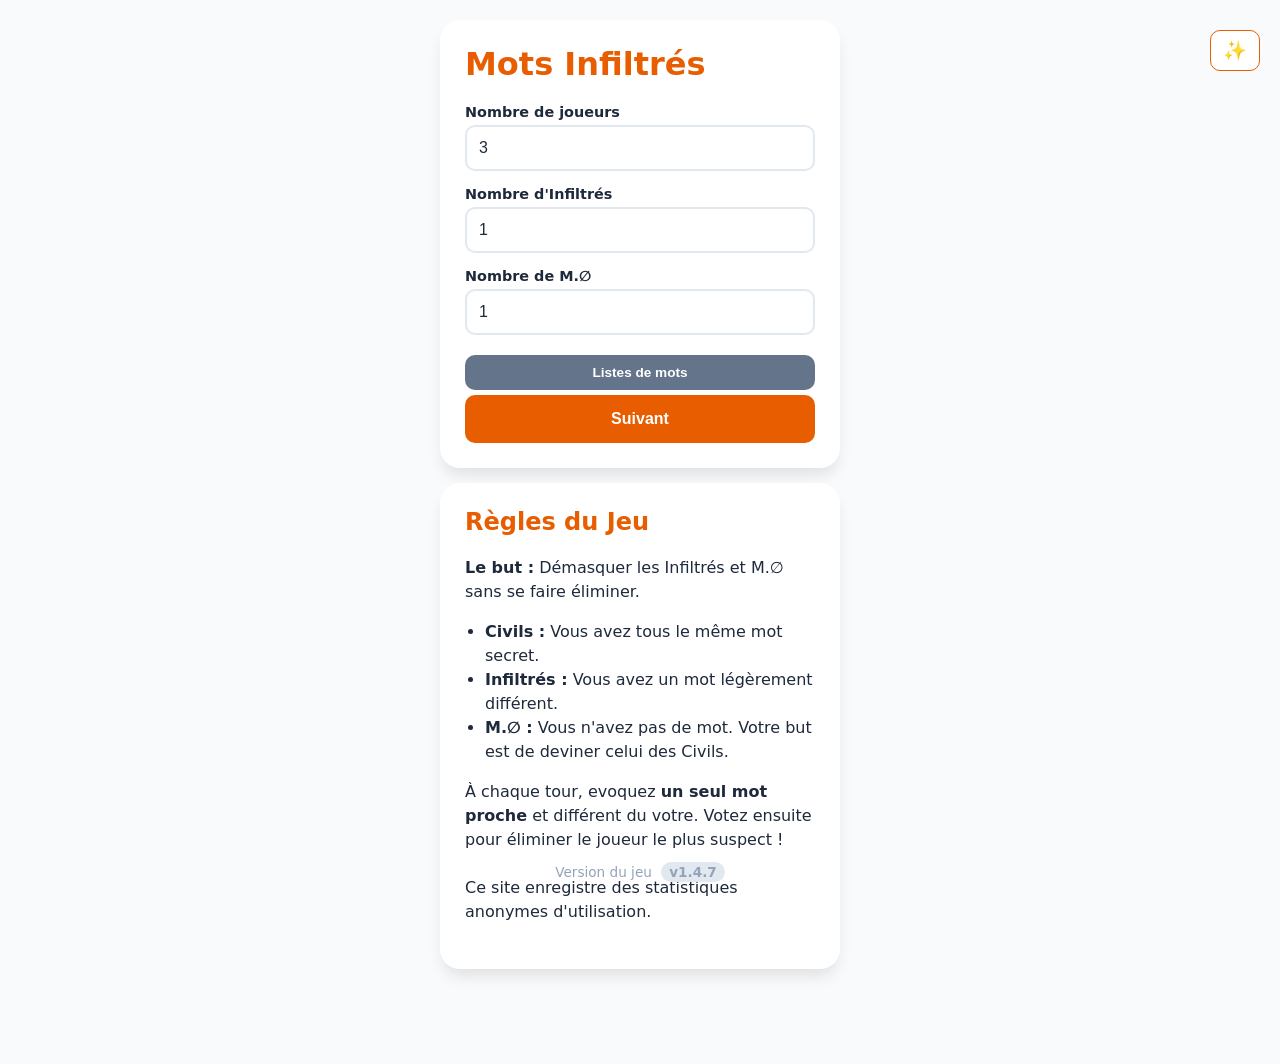
<file: index.html>
<!DOCTYPE html>
<html lang="fr">
<head>
  <meta charset="UTF-8">
  <meta name="viewport" content="width=device-width, initial-scale=1.0">
  <title>Mots Infiltrés - Web App</title>
  <link rel="manifest" href="manifest.json">

  <link rel="icon" type="image/png" href="./favicon.png">

  <meta name="description" content="Démasquez l'Infiltré dans ce jeu de mots captivant ! Entre amis ou en famille, utilisez votre intuition pour survivre. Inspiré du célèbre jeu Undercover.">
  <meta name="keywords" content="jeu de mots, infiltré, undercover, jeu de soirée, déduction, imposteur, mots infiltrés">

  <meta property="og:type" content="website">
  <meta property="og:url" content="https://miala-python.github.io/motsinfiltres/?from=ogurl">
  <meta property="og:title" content="Mots Infiltrés : Qui est l'imposteur ?">
  <meta property="og:description" content="Un mot secret, une dose de bluff et beaucoup de soupçons. Jouez à Mots Infiltrés maintenant !">
  <meta property="og:image" content="./favicon.png">

  <meta name="twitter:card" content="summary">
  <meta name="twitter:title" content="Mots Infiltrés - Jeu de société en ligne">
  <meta name="twitter:description" content="Saurez-vous démasquer l'infiltré avant qu'il ne vous élimine ?">
  <meta name="twitter:image" content="./favicon.png">

  <meta name="robots" content="index, follow">
  <link rel="canonical" href="https://miala-python.github.io/motsinfiltres/?from=linkCanonical&ref=Canolink&campaign=Canonic">


<script>
    window.goatcounter = {
        path: location.pathname + location.search,
    }
</script>
  <script data-goatcounter="https://infiltresgame.goatcounter.com/count" async src="//gc.zgo.at/count.js"></script>

  <style>
:root {
    --primary: #e75d00;
    --bg: #f8fafc;
    --card: #ffffff;
    --text: #1e293b;
    --danger: #ef4444;
    --success: #22c55e;
    --input-border: #e2e8f0;
  }

    /* --- Mode Sombre --- */
    body.dark-mode {
      --bg: #0f172a;
      --card: #1e293b;
      --text: #f1f5f9;
      --input-border: #475569;
    }

    /* --- Transition Fluide --- */
    body, .screen, input, .player-item, .secret-box, button {
      transition: background-color 0.3s ease, color 0.3s ease, border-color 0.3s ease, box-shadow 0.3s ease;
    }

    body {
      font-family: 'Segoe UI', system-ui, sans-serif;
      background: var(--bg);
      color: var(--text);
      margin: 0;
      padding: 20px;
      display: flex;
      flex-direction: column;
      align-items: center;
      min-height: 100vh;
      padding-bottom: 80px;
      box-sizing: border-box;
    }

    .screen {
      display: none;
    }
    .box {
      width: 100%;
      max-width: 400px;
      background: var(--card);
      padding: 25px;
      border-radius: 20px;
      box-shadow: 0 10px 15px -3px rgba(0,0,0,0.1);
      box-sizing: border-box;
      margin-bottom: 15px;
    }
    .active {
      display: block;
      animation: fadeIn 0.3s ease;
    }

    @keyframes fadeIn {
      from {
        opacity: 0;
        transform: translateY(10px);
      }
      to {
        opacity: 1;
        transform: translateY(0);
      }
    }

    h1, h2 {
      color: var(--primary);
      margin-top: 0;
    }
    .input-group {
      text-align: left;
      margin-bottom: 15px;
    }
    label {
      display: block;
      font-size: 0.9em;
      margin-bottom: 5px;
      font-weight: bold;
    }

    input[type="number"],
    input[type="text"] {
      width: 100%;
      padding: 12px;
      border: 2px solid var(--input-border);
      border-radius: 10px;
      box-sizing: border-box;
      font-size: 16px;
      background: transparent;
      color: inherit;
    }

    select {
      width: 100%;
      padding: 12px;
      border: 2px solid var(--input-border);
      border-radius: 10px;
      box-sizing: border-box;
      font-size: 16px;
      background: transparent;
      color: inherit;
      outline: none;
      transition: border-color 0.2s;
      margin-top: 15px;
    }

    select:focus {
      border-color: var(--primary-color);
      outline: none;
    }

    button {
      width: 100%;
      background: var(--primary);
      color: white;
      border: none;
      padding: 15px;
      border-radius: 10px;
      font-size: 16px;
      font-weight: bold;
      cursor: pointer;
      margin-top: 10px;
      transition: opacity 0.2s;
    }
    button:active {
      opacity: 0.8;
    }
    .secondary-btn {
      background: #64748b;
      margin-top: 5px;
      font-size: 0.85em;
      padding: 10px;
    }

    /* === STYLES CHECKBOXES === */
    .checkbox-group {
      text-align: left;
      margin: 15px 0;
    }

    .checkbox-item {
      display: flex;
      align-items: center;
      padding: 12px;
      margin: 8px 0;
      background: #f1f5f9;
      border: 2px solid var(--input-border);
      border-radius: 10px;
      cursor: pointer;
      transition: all 0.2s ease;
    }

    body.dark-mode .checkbox-item {
      background: #334155;
    }

    .checkbox-item:hover {
      border-color: var(--primary);
      box-shadow: 0 2px 8px rgba(231, 93, 0, 0.1);
    }

    .checkbox-item input[type="checkbox"] {
      width: 18px;
      height: 18px;
      cursor: pointer;
      accent-color: var(--primary);
      margin-right: 12px;
    }

    .checkbox-item label {
      margin: 0;
      cursor: pointer;
      font-weight: normal;
      flex: 1;
    }

    .secret-box {
      background: #1e293b;
      color: white;
      padding: 40px 20px;
      border-radius: 15px;
      margin: 20px 0;
      cursor: pointer;
      font-weight: bold;
      font-size: 1.2em;
      text-align: center;
    }
    .revealed {
      background: #f1f5f9;
      color: var(--danger);
      border: 2px dashed var(--danger);
    }
    body.dark-mode .revealed {
      background: #334155;
      color: #fb7185;
      border-color: #fb7185;
    }

    .player-item {
      background: #f1f5f9;
      margin: 8px 0;
      padding: 12px;
      border-radius: 8px;
      display: flex;
      justify-content: space-between;
      align-items: center;
    }
    body.dark-mode .player-item {
      background: #334155;
    }

    .eliminated {
      opacity: 0.6;
      background: #e2e8f0;
      border-left: 5px solid #64748b;
    }
    body.dark-mode .eliminated {
      background: #1e293b;
      border-left-color: #475569;
    }

    .role-tag {
      font-size: 0.8em;
      font-weight: bold;
      color: var(--danger);
      margin-left: 10px;
    }

    #guessArea {
      margin-top: 20px;
      padding: 15px;
      background: #fff7ed;
      border: 1px solid #ffedd5;
      border-radius: 10px;
    }
    body.dark-mode #guessArea {
      background: #2d1a05;
      border-color: #452a0a;
      color: #fdba74;
    }

    .status-msg {
      padding: 10px;
      border-radius: 8px;
      margin-bottom: 15px;
      font-weight: bold;
      text-align: center;
    }
    .win {
      background: #dcfce7;
      color: #166534;
    }
    .lose {
      background: #fee2e2;
      color: #991b1b;
    }
    body.dark-mode .win {
      background: #064e3b;
      color: #6ee7b7;
    }
    body.dark-mode .lose {
      background: #7f1d1d;
      color: #fca5a5;
    }

    .theme-toggle {
      position: absolute;
      top: 20px;
      right: 20px;
      width: auto;
      padding: 8px 12px;
      background: var(--card);
      color: var(--text);
      border: 1px solid var(--primary);
      font-size: 1.2rem;
      border-radius: 10px;
    }

    footer {
      position: fixed;
      bottom: 20px;
      text-align: center;
      width: 100%;
      font-size: 0.85em;
      color: #94a3b8;
      pointer-events: none;
    }
    .version-badge {
      background: #e2e8f0;
      padding: 2px 8px;
      border-radius: 12px;
      font-weight: bold;
      margin-left: 5px;
      cursor: pointer;
      pointer-events: auto;
    }
    body.dark-mode .version-badge {
      background: #334155;
      color: #94a3b8;
    }
  </style>
</head>
<body>

  <button class="theme-toggle" onclick="toggleTheme()" id="themeBtn">✨</button>

  <div id="screen1" class="screen active">
    <div class="box">
      <h1>Mots Infiltrés</h1>
      <div class="input-group">
        <label>Nombre de joueurs</label>
        <input type="number" id="nbPlayers" value="3" min="3">
      </div>
      <div class="input-group">
        <label>Nombre d'Infiltrés</label>
        <input type="number" id="nbInf" value="1" min="1">
      </div>
      <div class="input-group">
        <label>Nombre de M.∅</label>
        <input type="number" id="nbVid" value="1" min="0">
      </div>
      <button class="secondary-btn" onclick="showThemeSelectionScreen()">Listes de mots</button>
      <button onclick="initGame()" style="margin-top: 5px;">Suivant</button>

      <button id="installBtn" style="display: none;">
        Installer l'application
      </button>

    </div>

    <div id="screen-rules" class="box">
      <h2>Règles du Jeu</h2>

      <div class="rules-container" style="text-align: left; margin-bottom: 20px; line-height: 1.5;">
        <p>
          <strong>Le but :</strong> Démasquer les Infiltrés et M.∅ sans se faire éliminer.
        </p>

        <ul style="padding-left: 20px;">
          <li><strong>Civils :</strong> Vous avez tous le même mot secret.</li>
          <li><strong>Infiltrés :</strong> Vous avez un mot légèrement différent.</li>
          <li><strong>M.∅ :</strong> Vous n'avez pas de mot. Votre but est de deviner celui des Civils.</li>
        </ul>

        <p>
          À chaque tour, evoquez <strong>un seul mot proche</strong> et différent du votre. Votez ensuite pour éliminer le joueur le plus suspect !<br><br>Ce site enregistre des statistiques anonymes d'utilisation.
        </p>
      </div>
    </div>

  </div>

  <!-- ÉCRAN DE SÉLECTION DE THÈMES -->
  <div id="screenThemeSelection" class="screen box">
    <h2>Sélectionner les listes de mots</h2>
    <p style="font-size: 0.95em; color: #64748b; margin-bottom: 15px;">
      Cochez une ou plusieurs listes pour fusionner les mots
    </p>

    <div id="themesCheckboxes" class="checkbox-group">
      <!-- Les checkboxes seront générées par JavaScript -->
    </div>

    <button onclick="confirmThemeSelection()" style="margin-top: 20px;">Confirmer la sélection</button>
    <button class="secondary-btn" onclick="showScreen('1')" style="margin-top: 5px;">Retour</button>
  </div>

  <div id="screen2" class="screen box">
    <h2 id="stepTitle">Pseudo du Joueur 1</h2>
    <input type="text" id="playerNameInput" placeholder="Entrez votre nom">

    <div id="wordArea" style="display:none">
      <div id="wordDisplay" class="secret-box" onclick="revealWord()">
        CLIQUEZ POUR VOIR
      </div>
      <button id="nextPlayerBtn" style="display:none" onclick="nextPlayer()">Joueur Suivant ➔</button>
    </div>

    <button id="confirmNameBtn" onclick="confirmName()">Valider mon nom</button>
    <button id="editNamesBtn" class="secondary-btn" onclick="if(confirm(`Perdre la saisie actuelle ?`)) {showScreen('1')}">Modifier les paramètres de la partie</button>
  </div>

  <div id="screen3" class="screen box">
    <h2>Partie en cours</h2>
    <div id="gameStatus"></div>
    <p>
      Premier à parler : <br><strong id="starter" style="font-size: 1.2em;">-</strong>
    </p>
    <hr>
    <div id="playerList"></div>

    <div id="guessArea" style="display:none">
      <p>
        <strong>M.∅ a été découvert !</strong> Il doit tenter de deviner le mot des civils :
      </p>
      <input type="text" id="mrVideGuess" placeholder="Le mot est...">
      <button onclick="checkMrVideGuess()" style="background:#f59e0b">Valider la tentative</button>
    </div>

    <button onclick="resetGame()" style="background:#64748b; margin-top:30px;">Nouvelle Partie</button>
  </div>



  <script>
    let config = {
      nbPlayers: 3,
      nbInf: 1,
      nbVid: 1
    };
    let players = [];
    let currentIndex = 0;
    let words = {
      civil: "",
      inf: ""
    };
    let savedNames = JSON.parse(localStorage.getItem('infiltres_names') || "[]");

    // Nouvelles variables pour la sélection de thèmes
    let allLists = [];
    let selectedListPaths = [];
    let mergedLines = [];

function shuffle(array) {
  // On parcourt le tableau de la fin vers le début
  for (let i = array.length - 1; i > 0; i--) {
    // On choisit un index aléatoire entre 0 et i
    const j = Math.floor(Math.random() * (i + 1));

    // On échange les éléments aux positions i et j
    [array[i], array[j]] = [array[j], array[i]];
  }
  return array;
}

    window.onload = () => {
      const savedConfig = JSON.parse(localStorage.getItem('infiltres_config'));
      if (savedConfig) {
        document.getElementById('nbPlayers').value = savedConfig.nbPlayers;
        document.getElementById('nbInf').value = savedConfig.nbInf;
        document.getElementById('nbVid').value = savedConfig.nbVid;
      }
      chargerListesDisponibles();
    };

    function toggleTheme() {
      const body = document.body;
      const btn = document.getElementById('themeBtn');

      body.classList.toggle('dark-mode');
      const isDark = body.classList.contains('dark-mode');

      btn.innerText = isDark ? '🌙': '☀️';
      localStorage.setItem('theme', isDark ? 'dark': 'light');
    }

    // --- Initialisation au démarrage ---
    (function() {
      const savedTheme = localStorage.getItem('theme');
      const btn = document.getElementById('themeBtn');

      if (savedTheme === 'dark') {
        document.body.classList.add('dark-mode');
        if (btn) btn.innerText = '🌙';
      }
    })();

    // === CHARGER LES LISTES DISPONIBLES ===
    async function chargerListesDisponibles() {
      try {
        const response = await fetch('lists.csv');
        if (!response.ok) throw new Error("Fichier introuvable");

        const data = await response.text();
        const lignes = data.split('\n').filter(l => l.trim() !== "");

        if (lignes.length === 0) throw new Error("Fichier vide");

        allLists = [];
        lignes.forEach((ligne) => {
          const [nom, chemin] = ligne.split(',');
          if (nom && chemin) {
            allLists.push({
              nom: nom.trim(),
              chemin: chemin.trim()
            });
          }
        });

        // Initialiser selectedListPaths avec la première liste
        if (allLists.length > 0) {
          selectedListPaths = [allLists[0].chemin];
        }

        console.log("Listes disponibles:", allLists);
      } catch (error) {
        console.warn("Erreur lors du chargement des listes:", error.message);
        allLists = [{
          nom: "Par défaut",
          chemin: "mots.csv"
        }];
        selectedListPaths = ["mots.csv"];
      }
    }

    // === AFFICHER L'ÉCRAN DE SÉLECTION ===
    function showThemeSelectionScreen() {
      renderCheckboxes();
      showScreen('themeSelection');
    }

    // === GÉNÉRER LES CHECKBOXES ===
    function renderCheckboxes() {
      const container = document.getElementById('themesCheckboxes');
      container.innerHTML = '';

      allLists.forEach((liste, index) => {
        const isChecked = selectedListPaths.includes(liste.chemin);

        const checkbox = document.createElement('div');
        checkbox.className = 'checkbox-item';
        checkbox.innerHTML = `
        <input type="checkbox" id="list-${index}" value="${liste.chemin}"
        ${isChecked ? 'checked': ''}
        onchange="updateSelectedLists()">
        <label for="list-${index}">${liste.nom}</label>
        `;
        container.appendChild(checkbox);
      });
    }

    // === METTRE À JOUR LA SÉLECTION ===
    function updateSelectedLists() {
      selectedListPaths = [];
      document.querySelectorAll('#themesCheckboxes input[type="checkbox"]:checked').forEach((checkbox) => {
        selectedListPaths.push(checkbox.value);
      });

      if (selectedListPaths.length === 0) {
        selectedListPaths = [allLists[0]?.chemin || "mots.csv"];
        // Recheck la première liste
        document.getElementById('list-0').checked = true;
      }

      console.log("Listes sélectionnées:", selectedListPaths);
    }

    // === CONFIRMER LA SÉLECTION ===
    function confirmThemeSelection() {
      if (selectedListPaths.length === 0) {
        alert("Sélectionnez au moins une liste !");
        return;
      }
      showScreen('1');
    }

    // === CHARGER ET FUSIONNER LES MOTS ===
    async function loadAndMergeWords() {
      mergedLines = [];

      for (const listPath of selectedListPaths) {
        try {
          const res = await fetch(listPath);
          if (!res.ok) continue;

          const text = await res.text();
          const lines = text.split('\n').filter(l => l.trim().length > 0);

          lines.forEach(line => {
            const parts = line.split(',')
    .map(item => item.trim())
    .filter(item => item !== "");

mergedLines.push(parts);

          });
        } catch (e) {
          console.warn(`Erreur lors du chargement de ${listPath}:`, e);
        }
      }

      console.log("Listes fusionnées:", mergedLines.length);
      return mergedLines;
    }

    // === INITIALISER LE JEU ===
    async function initGame() {
      document.getElementById('guessArea').style.display = "none";

      config.nbPlayers = parseInt(document.getElementById('nbPlayers').value);
      config.nbInf = parseInt(document.getElementById('nbInf').value);
      config.nbVid = parseInt(document.getElementById('nbVid').value);

      localStorage.setItem('infiltres_config', JSON.stringify(config));

      if (config.nbInf >= config.nbPlayers) {
        alert("Trop d'infiltrés/M.∅ pour le nombre de joueurs !");
        return;
      }

      // Charger et fusionner les mots
      await loadAndMergeWords();

      if (mergedLines.length > 0) {
        const ligne = mergedLines[Math.floor(Math.random() * mergedLines.length)];
        const i1 = Math.floor(Math.random() * ligne.length);
        let i2 = Math.floor(Math.random() * ligne.length);
        if (i1 === i2) {
          if (i1==0) {i2 =1}
          else {i2-=1}
        };
        words.civil = ligne[i1];
        words.inf = ligne[i2];
      } else {
        words.civil = "Soleil";
        words.inf = "Lune";
      }

      console.log("Mots choisis - Civil:", words.civil, "Infiltré:", words.inf);

      let roles = [];
      for (let i = 0; i < config.nbInf; i++) roles.push({
        type: 'INFILTRÉ', word: words.inf
      });
      for (let i = 0; i < config.nbVid; i++) roles.push({
        type: 'M.∅', word: 'Vous n\'avez pas de mot !'
      });
      while (roles.length < config.nbPlayers) roles.push({
        type: 'CIVIL', word: words.civil
      });

      //roles.sort(() => Math.random() - 0.5);
      shuffle(roles);
      players = roles.map((r, idx) => ({
        ...r,
        name: savedNames[idx] || "",
        alive: true
      }));

      currentIndex = 0;
      prepareNameInput();
      showScreen('2');
    }

    function prepareNameInput() {
      const nameInput = document.getElementById('playerNameInput');
      nameInput.value = players[currentIndex].name;
      nameInput.style.display = "block";
      document.getElementById('wordArea').style.display = "none";
      document.getElementById('confirmNameBtn').style.display = "block";
      document.getElementById('stepTitle').innerText = "Pseudo du Joueur " + (currentIndex + 1);

      const display = document.getElementById('wordDisplay');
      display.classList.remove('revealed');
      display.innerText = "CLIQUEZ POUR VOIR";
      document.getElementById('nextPlayerBtn').style.display = "none";
    }

    function confirmName() {
      const nameInput = document.getElementById('playerNameInput');
      if (!nameInput.value) return alert("Choisis un pseudo !");

      players[currentIndex].name = nameInput.value;
      savedNames[currentIndex] = nameInput.value;
      localStorage.setItem('infiltres_names', JSON.stringify(savedNames));

      nameInput.style.display = "none";
      document.getElementById('wordArea').style.display = "block";
      document.getElementById('confirmNameBtn').style.display = "none";
      document.getElementById('stepTitle').innerText = nameInput.value + ", regarde ton mot";
    }

    function revealWord() {
      const display = document.getElementById('wordDisplay');
      display.innerText = players[currentIndex].word;
      display.classList.add('revealed');
      document.getElementById('nextPlayerBtn').style.display = "block";
    }

    function nextPlayer() {
      currentIndex++;
      if (currentIndex < players.length) {
        prepareNameInput();
      } else {
        startVoteScreen();
      }
    }

    function startVoteScreen() {
      showScreen('3');
      const validStarters = players.filter(p => p.alive && p.type !== 'M.∅');
      const starter = validStarters[Math.floor(Math.random() * validStarters.length)];
      document.getElementById('starter').innerText = starter ? starter.name: "-";
      document.getElementById('gameStatus').innerHTML = "";
      document.getElementById('playerList').style.opacity = "1";
      document.getElementById('playerList').style.pointerEvents = "auto";
      renderPlayers();
    }

    function renderPlayers() {
      const list = document.getElementById('playerList');
      list.innerHTML = "";
      players.forEach((p, idx) => {
        const div = document.createElement('div');
        div.className = `player-item ${p.alive ? '': 'eliminated'}`;
        let content = `<span>${p.name}</span>`;
        if (!p.alive) content += `<span class="role-tag">${p.type}</span>`;
        div.innerHTML = content;

        if (p.alive) {
          const btn = document.createElement('button');
          btn.innerText = "Éliminer";
          btn.style.width = "auto"; btn.style.padding = "5px 10px"; btn.style.marginTop = "0";
          btn.style.background = "#94a3b8";
          btn.onclick = () => eliminatePlayer(idx);
          div.appendChild(btn);
        }
        list.appendChild(div);
      });
    }

    function eliminatePlayer(idx) {
      const p = players[idx];
      if (confirm(`Confirmer l'élimination de ${p.name} ?`)) {
        p.alive = false;
        if (p.type === 'M.∅') {
          document.getElementById('playerList').style.opacity = "0.3";
          document.getElementById('playerList').style.pointerEvents = "none";
          document.getElementById('guessArea').style.display = "block";
          document.getElementById('mrVideGuess').value = "";
        } else {
          document.getElementById('guessArea').style.display = "none";
        }
        renderPlayers();
        checkEndGame();
      }
    }

    function checkMrVideGuess() {
      const guess = document.getElementById('mrVideGuess').value.trim().toLowerCase();
      const actual = words.civil.toLowerCase();
      const simplify = (str) => str.normalize("NFD").replace(/[\u0300-\u036f]/g, "").replace(/[esx]+$/g, "");

      if (simplify(guess) === simplify(actual)) {
        document.getElementById('gameStatus').innerHTML = `<div class="status-msg win">M.∅ a trouvé le mot (${words.civil}) ! VICTOIRE de M.∅.</div>`;
      } else {
        document.getElementById('gameStatus').innerHTML = `<div class="status-msg lose">Faux ! Élimination confirmée.</div>`;
      }
      document.getElementById('guessArea').style.display = "none";
      document.getElementById('playerList').style.opacity = "1";
      document.getElementById('playerList').style.pointerEvents = "auto";
    }

    function checkEndGame() {
      const alive = players.filter(p => p.alive);
      const infiltrates = alive.filter(p => p.type === 'INFILTRÉ' || p.type === 'M.∅');
      const civils = alive.filter(p => p.type === 'CIVIL');
      const statusDiv = document.getElementById('gameStatus');

      if (infiltrates.length === 0) {
        statusDiv.innerHTML = `<div class="status-msg win">Tous les intrus sont éliminés ! VICTOIRE des Civils.</div>`;
      } else if (infiltrates.length >= civils.length && false) {
        statusDiv.innerHTML = `<div class="status-msg lose">Les infiltrés sont trop nombreux ! VICTOIRE des Infiltrés.</div>`;
      }
    }

    function resetGame() {
      initGame();
    }

    function showScreen(n) {
      document.querySelectorAll('.screen').forEach(s => s.classList.remove('active'));
      const screenId = n === '1' ? 'screen1': n === '2' ? 'screen2': n === '3' ? 'screen3': 'screenThemeSelection';
      const element = document.getElementById(screenId);
      if (element) {
        element.classList.add('active');
      }
    }

    if ('serviceWorker' in navigator) {
      window.addEventListener('load', () => {
        navigator.serviceWorker.register('./sw.js').catch(err => console.log('SW failed', err));
      });
    }


    // Installation
    const debugMode = false;
    let deferredPrompt;
    const installBtn = document.getElementById('installBtn');

    window.addEventListener('beforeinstallprompt', (e) => {
      e.preventDefault();
      deferredPrompt = e;
      installBtn.style.display = 'block';

      installBtn.addEventListener('click', () => {
        if (!debugMode) {
          installBtn.style.display = 'none';
        }
        deferredPrompt.prompt();
        deferredPrompt.userChoice.then((choiceResult) => {
          const message = choiceResult.outcome === 'accepted'
          ? 'L\'utilisateur a accepté l\'installation': 'L\'utilisateur a refusé l\'installation';

          if (debugMode) {
            alert(message);
          } else {
            console.log(message);
          }
          deferredPrompt = null;
        });
      });
    });

    window.addEventListener('appinstalled', () => {
      if (!debugMode) {
        installBtn.style.display = 'none';
      }

      const successMsg = 'PWA installée avec succès';
      if (debugMode) {
        alert(successMsg);
      } else {
        console.log(successMsg);
      }
    });


  </script>

  <!-- A conserver en bas du code pour une modification facile -->
  <footer>
    Version du jeu <span class="version-badge" onclick="window.location.href='./en.html?ref=idx&campaign=btnV'">v1.4.7</span>
  </footer>
</body>
</html>
</file>
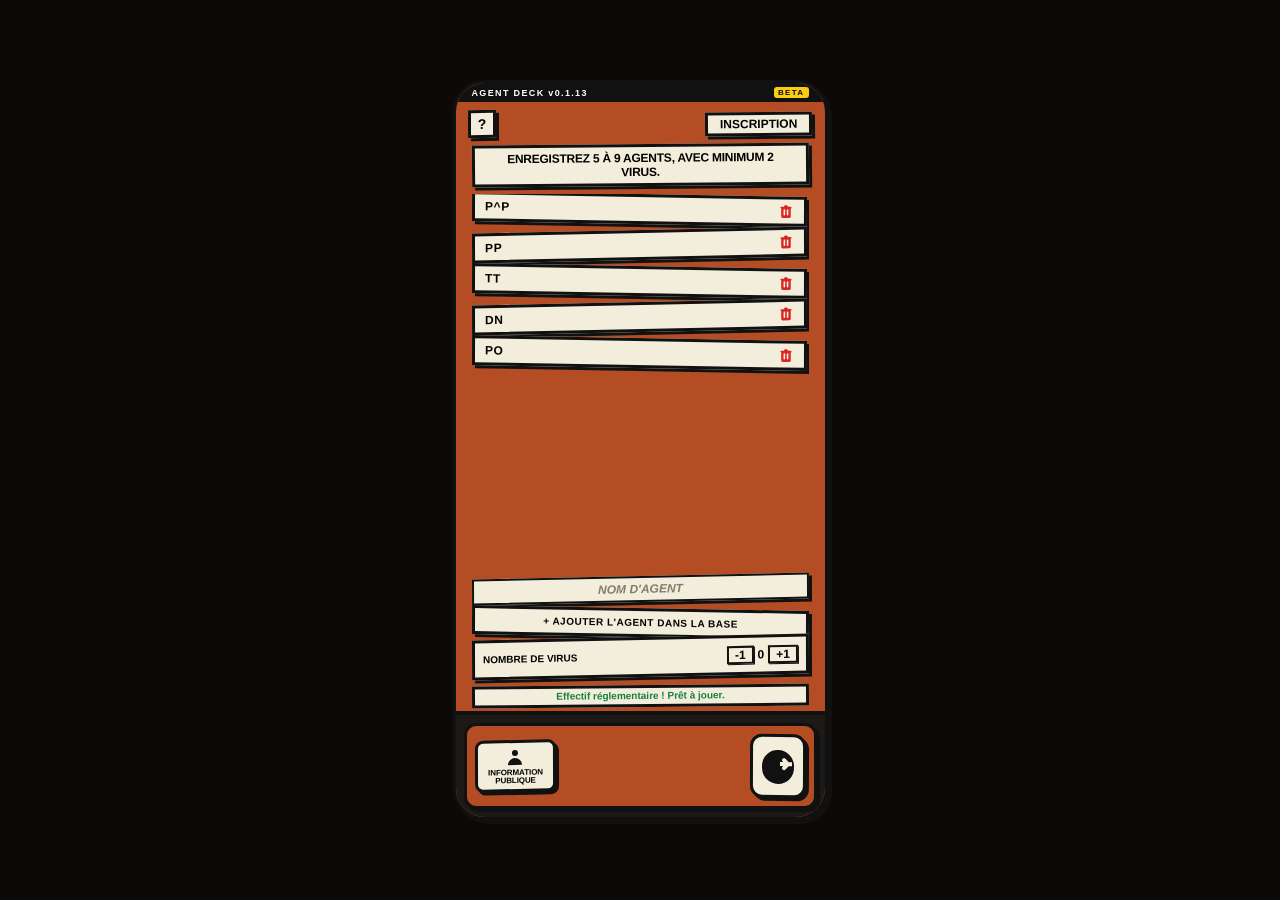
<file: ag3/index.html>
<!DOCTYPE html>
<html lang="fr">

<head>
    <meta charset="UTF-8">
    <meta name="viewport" content="width=device-width, initial-scale=1.0">
    <title>Enquete</title>

    <link rel="stylesheet" href="style.css">
    <link rel="manifest" href="manifest.json">
    <script data-goatcounter="https://infiltresgame.goatcounter.com/count" async src="//gc.zgo.at/count.js"></script>
    <script>if ('serviceWorker' in navigator) {
            window.addEventListener('load', () => {
                navigator.serviceWorker.register('./sw.js').catch(err => console.log('SW failed', err));
            });
        }</script>
</head>

<body>

    <!-- CADRE SIMULATEUR MOBILE -->
    <div class="simulator-frame">

        <!-- BARRE STATUT (Haut de page) -->
        <div class="status-bar">
            <span class="brand-name">AGENT DECK v0.1.13</span>
            <span id="screen-badge" class="badge">BETA</span>
        </div>

        <!-- HEADER UTILITAIRE -->
        <div class="header-utility">
            <!-- Bouton aide -->
            <button onclick="toggleInfoModal()" class="spy-btn btn-help spy-tilt-left">
                ?
            </button>

            <!-- Titre d'écran dynamique -->
            <div id="screen-header-title" class="screen-title spy-tilt-slight">
                INSCRIPTION
            </div>

            <!-- Configuration rapide -->
            <!--
            <button onclick="switchActivePage('settings')" class="spy-btn btn-settings spy-tilt-left"
                aria-label="Paramètres">
                <svg fill="currentColor" viewBox="0 0 20 20">
                    <path fill-rule="evenodd"
                        d="M11.49 3.17c-.38-1.56-2.6-1.56-2.98 0a1.532 1.532 0 01-2.286.948c-1.372-.836-2.942.734-2.106 2.106.54.886.061 2.042-.947 2.287-1.561.379-1.561 2.6 0 2.978a1.532 1.532 0 01.947 2.287c-.836 1.372.734 2.942 2.106 2.106a1.532 1.532 0 012.287.947c.379 1.561 2.6 1.561 2.978 0a1.532 1.532 0 012.287-.947c1.372.836 2.942-.734 2.106-2.106a1.532 1.532 0 01.947-2.287c1.561-.379 1.561-2.6 0-2.978a1.532 1.532 0 01-.947-2.287c.836-1.372-.734-2.942-2.106-2.106a1.532 1.532 0 01-2.287-.947zM10 13a3 3 0 100-6 3 3 0 000 6z"
                        clip-rule="evenodd" />
                </svg>
            </button>-->
        </div>

        <!-- ZONE DE RENDU DES MAQUETTES -->
        <div class="main-content-area">

            <!-- ================= ÉCRAN 01 : INSCRIPTION DES JOUEURS ================= -->
            <div id="screen-register" class="screen-layout active">
                <div class="info-card spy-tilt-slight">
                    <h2>Enregistrez 5 à 9 agents, avec minimum 2 virus.</h2>
                </div>

                <!-- Liste défilable -->
                <div id="agents-list-container" class="agents-scroll-list">
                    <!-- Injecté par JavaScript -->
                </div>

                <!-- Zone d'ajout compacte -->
                <div class="input-area">
                    <div class="spy-tilt-left">
                        <input id="input-new-agent" type="text" placeholder="NOM D'AGENT" maxlength="10"
                            class="spy-input">
                    </div>
                    <button onclick="handleAddAgent()" class="spy-btn btn-add-agent spy-tilt-right">
                        + AJOUTER L'AGENT DANS LA BASE
                    </button>
                </div>

                <!-- Quantité de roles -->
                <div class="settings-card spy-tilt-left settings-chrono">
                    <span class="settings-label">Nombre de virus</span>
                    <div class="select-control-group">
                        <button onclick="changeQuantityValue('virus', -1)" class="select-btn">-1</button>
                        <span id="select-virus-value" class="select-display-value">0</span>
                        <button onclick="changeQuantityValue('virus', 1)" class="select-btn">+1</button>
                    </div>
                </div>

                <!-- Footer indicatif de l'écran 1 -->
                <div class="register-footer">
                    <div class="register-footer-card bg-spy-paper border-spy-black spy-tilt-slight">
                        <p id="register-helper-text" class="register-footer-text text-red">Enregistrez au moins 5
                            joueurs pour continuer.</p>
                    </div>
                </div>
            </div>

            <!-- ================= ÉCRAN 02 : RÔLE ================= -->
            <div id="screen-role" class="screen-layout">
                <div class="role-wrapper">
                    <div class="header-name spy-tilt-left">
                        <h1 id="header-name">&NAME_HERE&</h1>
                    </div>

                    <!-- Sceau Role inconnu -->
                    <div class="seal-logo spy-tilt-left anti-reveal-role">
                        <svg viewBox="0 0 100 100">
                            <circle cx="50" cy="50" r="44" fill="none" stroke="black" stroke-width="4.5" />
                            <circle cx="50" cy="50" r="36" fill="none" stroke="black" stroke-dasharray="3 3"
                                stroke-width="1.5" />

                            <!-- Ornamental laurel -->
                            <path d="M18 58 C26 44, 34 38, 46 34" fill="none" stroke="black" stroke-width="2"
                                stroke-linecap="round" />
                            <path d="M82 58 C74 44, 66 38, 54 34" fill="none" stroke="black" stroke-width="2"
                                stroke-linecap="round" />

                            <!-- Top banner -->
                            <rect x="18" y="8" width="64" height="12" rx="3" fill="black" />
                            <text x="50" y="16" text-anchor="middle" font-size="7" font-weight="800" fill="white"
                                style="letter-spacing:0.8">INCONNU</text>

                            <!-- Central question mark -->
                            <text x="50" y="62" text-anchor="middle" font-size="34" font-weight="900" fill="black"
                                stroke="white" stroke-width="1">?</text>
                            <circle cx="50" cy="78" r="3.5" fill="black" />

                            <!-- Subtle inner accent -->
                            <circle cx="50" cy="50" r="12" fill="none" stroke="black" stroke-width="1.2"
                                opacity="0.6" />
                        </svg>
                    </div>

                    <!-- Enveloppe Révélation d'informations -->
                    <div id="envelope-service" class="hidden hidden-role block-reveal-role envelope-details">
                        <div class="seal-logo spy-tilt-left">
                            <svg viewBox="0 0 100 100">
                                <circle cx="50" cy="50" r="44" fill="none" stroke="black" stroke-width="4.5" />
                                <circle cx="50" cy="50" r="37" fill="none" stroke="black" stroke-dasharray="3 3"
                                    stroke-width="1.5" />
                                <path d="M15 50 C 30 22, 70 22, 85 50 C 70 78, 30 78, 15 50 Z" fill="none"
                                    stroke="black" stroke-width="4.5" />
                                <circle cx="50" cy="50" r="13" fill="black" />
                                <circle cx="50" cy="50" r="5" fill="white" />
                                <text x="50" y="23" text-anchor="middle" font-size="7.5" font-weight="900"
                                    letter-spacing="0.5">THE SERVICE</text>
                            </svg>
                        </div>
                        <div class="envelope-line spy-tilt-slight fix-sized-5">
                            <p>Pour le moment, vous travaillez pour <span class="text-highlight-service">Le
                                    Service</span>.</p>
                        </div>
                        <div class="envelope-line spy-tilt-right fix-sized-10">
                            <p>Il y a <span class="text-highlight-bold">
                                    <div id="nb-virus">n</div> agents
                                </span> du VIRUS.</p>
                        </div>
                        <div class="envelope-line spy-tilt-left fix-sized-20">
                            <p>Pour gagner, vous devez emprisonner l'une de leurs recrues.</p>
                        </div>
                    </div>

                    <div id="envelope-virus" class="hidden hidden-role block-reveal-role envelope-details">
                        <div class="seal-logo spy-tilt-left">
                            <svg viewBox="0 0 100 100">
                                <!-- Shield path with custom color directly -->
                                <path d="M50 8 L 82 22 L 78 62 C 72 80, 50 90, 50 90 C 50 90, 28 80, 22 62 L 18 22 Z"
                                    fill="none" stroke="#b91c1c" stroke-width="4.5" />
                                <line x1="50" y1="14" x2="50" y2="84" stroke="#b91c1c" stroke-width="4" />
                                <path d="M34 28 Q 50 42, 66 28 T 34 56 Q 50 70, 66 56" fill="none" stroke="#b91c1c"
                                    stroke-width="4" />
                                <text x="50" y="52" text-anchor="middle" font-size="8.5" font-weight="900" fill="black"
                                    stroke="white" stroke-width="1">V.I.R.U.S.</text>
                            </svg>
                        </div>
                        <div class="envelope-line spy-tilt-slight fix-sized-5">
                            <p>Voici votre role machiavélique:</p>
                        </div>
                        <div class="envelope-line spy-tilt-right fix-sized-10">
                            <p>Pour le moment, vous travaillez pour le <span class="text-highlight-virus">VIRUS</span>.
                                Votre mission est de ne pas être découvert et de faire en sorte que Le Service
                                emprisonne l'un des leurs.</p>
                        </div>
                        <div id="virus-list" class="envelope-line spy-tilt-left complice-row fix-sized-20">
                            <span class="complice-label">Complices :</span>
                            <!--<span class="complice-value">WAZO</span>-->
                        </div>
                    </div>
                </div>
            </div>

            <!-- ================= ÉCRAN 03 : NOM + ACTION ================= -->
            <div id="screen-actintro" class="screen-layout">
                <div class="role-wrapper">
                    <div class="header-name spy-tilt-left">
                        <h1 class="header-name-act">&NAME_HERE&</h1>
                    </div>
                    <div class="info-card bg-adoration-red spy-tilt-left">
                        <h1 id="actintro-title" class="title-adoration">$ACTION$</h1>
                    </div>

                    <!-- Enveloppe Adoration floutée -->
                    <div id="actintro-text" class="envelope-details">
                        <!--
                        ADORATION
                        <div class="envelope-line spy-tilt-right">
                            <p>À partir de maintenant, pour gagner, vous devez <span class="text-highlight-bold">faire
                                    gagner J1</span>.</p>
                        </div>
                        <div class="envelope-line spy-tilt-left">
                            <p>Vous vous éprenez d'amour pour J1, dont le bonheur est la seule chose qui compte.</p>
                        </div>
                        <div class="envelope-line spy-tilt-slight">
                            <span class="target-subtext">Vous adorez :</span>
                            <span class="target-name">J1</span>
                        </div>
                        <div class="envelope-line spy-tilt-right">
                            <p class="tips-text">Astuce : Essayez de découvrir à quelle équipe J1 appartient et
                                aidez-les de toutes les manières possibles.</p>
                        </div>-->
                        <!--
<div class="public-page">
    <div class="envelope-line spy-tilt-left">
        <p><span class="text-highlight-bold">DOSSIER SECRET</span> - Le joueur actif a de la rancune contre quelqu’un. Cet agent gagnera seulement si sa cible est emprisonnée.</p>
    </div>
</div>

<div class="public-page">
    <div class="envelope-line spy-tilt-right">
        <p><span class="text-highlight-bold">DOSSIER SECRET</span> - Le joueur actif s’éprend d’amour pour quelqu’un. Cet agent gagnera seulement si l’objet de son adoration gagne.</p>
    </div>
</div>

<div class="public-page">
    <div class="envelope-line spy-tilt-slight">
        <p><span class="text-highlight-bold">DOSSIER SECRET</span> - Le joueur actif a reçu des ordres de ses supérieurs. Maintenant, cet agent gagnera seulement s’il se fait emprisonner.</p>
    </div>
    <div class="envelope-line spy-tilt-left">
        <p>Dans ce cas, tous les agents du Service et du VIRUS <span class="text-highlight-bold">perdront</span>.</p>
    </div>
    <div class="envelope-line spy-tilt-right">
        <p>Le joueur actif travaille toujours officiellement pour la même agence.</p>
    </div>
</div>

<div class="public-page">
    <div class="envelope-line spy-tilt-left">
        <p><span class="text-highlight-bold">DOSSIER SECRET</span> - Le joueur actif change de camp. Si l’agent travaillait pour Le Service, il travaille maintenant pour le VIRUS et vice versa.</p>
    </div>
</div>

<div class="public-page">
    <div class="envelope-line spy-tilt-right">
        <p>Le joueur actif peut déserter son équipe et rejoindre l’adversaire.</p>
    </div>
    <div class="envelope-line spy-tilt-left">
        <p>Un déserteur du <span class="text-highlight-bold">VIRUS</span> perd la partie s’il reçoit au moins un vote d’un autre membre du <span class="text-highlight-bold">VIRUS</span>.</p>
    </div>
    <div class="envelope-line spy-tilt-slight">
        <p>Un déserteur du <span class="text-highlight-bold">Service</span> ne peut pas voter.</p>
    </div>
</div>

<div class="public-page">
    <div class="envelope-line spy-tilt-left">
        <p>Le joueur actif sélectionne un agent pour découvrir son agence.</p>
    </div>
    <div class="envelope-line spy-tilt-right">
        <p>S’il se trouve que c’est un agent du <span class="text-highlight-bold">VIRUS</span>, le joueur actif rejoindra sa cause.</p>
    </div>
</div>

<div class="public-page">
    <div class="envelope-line spy-tilt-slight">
        <p>Le joueur actif sélectionne un agent.</p>
    </div>
    <div class="envelope-line spy-tilt-left">
        <p>Ils pourront tous les deux voir si l’un d’eux ou les deux, travaillent pour le <span class="text-highlight-bold">VIRUS</span>.</p>
    </div>
</div>

<div class="public-page">
    <div class="envelope-line spy-tilt-right">
        <p>Le joueur actif doit sélectionner un autre agent qui pourra soit <span class="text-highlight-bold">ajouter un vote supplémentaire</span> contre le joueur actif, soit <span class="text-highlight-bold">protéger</span> le joueur actif contre un vote lors de la phase d’accusation.</p>
    </div>
</div>

<div class="public-page">
    <div class="envelope-line spy-tilt-left">
        <p>Le joueur actif doit choisir un autre agent et <span class="text-highlight-bold">échanger secrètement d’agence</span> avec celui-ci.</p>
    </div>
    <div class="envelope-line spy-tilt-slight">
        <p>Ils travaillent maintenant chacun pour l’agence pour laquelle l’autre travaillait.</p>
    </div>
</div>-->


                    </div>


                </div>
            </div>
            <!-- ================= ÉCRAN 04 : ACTION CLASSIQUE ================= -->
            <div id="screen-classic" class="screen-layout">
                <div class="role-wrapper">
                    <div class="header-name spy-tilt-left">
                        <h1 class="header-name-act">&NAME_HERE&</h1>
                    </div>
                    <div class="info-card bg-adoration-red spy-tilt-left">
                        <h1 id="classic-title" class="title-adoration">$ACTION$</h1>
                    </div>

                    <!-- Enveloppe Adoration floutée -->
                    <div id="classic-text" class="hidden-role block-reveal-role envelope-details">
                        <!--<div class="envelope-line spy-tilt-right">
                           <p>À partir de maintenant, pour gagner, vous devez <span class="text-highlight-bold">faire
                                    gagner J1</span>.</p>
                        </div>
                        <div class="envelope-line spy-tilt-left">
                            <p>Vous vous éprenez d'amour pour J1, dont le bonheur est la seule chose qui compte.</p>
                        </div>
                        <div class="envelope-line spy-tilt-slight">
                            <span class="target-subtext">Vous adorez :</span>
                            <span class="target-name">J1</span>
                        </div>
                        <div class="envelope-line spy-tilt-right">
                            <p class="tips-text">Astuce : Essayez de découvrir à quelle équipe J1 appartient et
                                aidez-les de toutes les manières possibles.</p>
                        </div>-->

                        <!--
<div class="private-page">
</div>

<div class="private-page">
    
</div>

<div class="private-page">
</div>

<div class="private-page">
</div>

<div class="private-page">
    
</div>

<div class="private-page">
    <div class="envelope-line spy-tilt-right">
        <p>Souhaitez-vous activer votre droit de désertion et <span class="text-highlight-bold">rejoindre l'agence adverse</span> ?</p>
    </div>
    <div class="envelope-line spy-tilt-left">
        <span class="target-subtext">Votre allégeance finale :</span>
        <span class="text-highlight-bold">[Camp adverse appliqué]</span>
    </div>
    <div class="envelope-line spy-tilt-slight">
        <p class="tips-text">Attention : Si vous quittez le VIRUS, évitez absolument les votes de vos anciens alliés. Si vous quittez le Service, votre droit de vote est révoqué.</p>
    </div>
</div>

<div class="private-page">
    <div class="envelope-line spy-tilt-left">
        <p>Sélectionnez un agent pour infiltrer son réseau :</p>
    </div>
    <div class="envelope-line spy-tilt-slight">
        <span class="target-subtext">Agent infiltré :</span> <span class="target-name">J1</span>
    </div>
    <div class="envelope-line spy-tilt-right">
        <span class="target-subtext">Agence de la cible :</span> <span class="text-highlight-bold">[Service / VIRUS]</span>
    </div>
    <div class="envelope-line spy-tilt-left">
        <p class="tips-text">Statut : Si la cible est du VIRUS, <span class="text-highlight-bold">votre agence est devenue le VIRUS</span>. Restez discret sur votre nouvelle alliance.</p>
    </div>
</div>

<div class="private-page">
    <div class="envelope-line spy-tilt-right">
        <p>Vous et votre cible croisez vos dossiers pour détecter la présence du VIRUS :</p>
    </div>
    <div class="envelope-line spy-tilt-slight">
        <span class="target-subtext">Agent sélectionné :</span> <span class="target-name">J1</span>
    </div>
    <div class="envelope-line spy-tilt-left">
        <span class="target-subtext">Résultat partagé :</span> 
        <span class="text-highlight-bold">[Aucun de vous / Un seul de vous / Vous deux]</span> bosse(nt) pour le VIRUS.
    </div>
</div>

<div class="private-page">
    <div class="envelope-line spy-tilt-slight">
        <p>Désignez l'agent qui détient les documents vous concernant :</p>
    </div>
    <div class="envelope-line spy-tilt-right">
        <span class="target-subtext">Agent choisi :</span> <span class="target-name">J1</span>
    </div>
    <div class="envelope-line spy-tilt-left">
        <p class="tips-text">Note : Ce joueur va devoir décider secrètement s'il utilise cette preuve pour vous <span class="text-highlight-bold">enfoncer (+1 vote)</span> ou pour vous <span class="text-highlight-bold">protéger (-1 vote)</span>.</p>
    </div>
</div>

<div class="private-page">
    <div class="envelope-line spy-tilt-left">
        <p>Sélectionnez l'agent avec lequel vous allez échanger vos rôles en secret :</p>
    </div>
    <div class="envelope-line spy-tilt-slight">
        <span class="target-subtext">Agent ciblé pour l'échange :</span> <span class="target-name">J1</span>
    </div>
    <div class="envelope-line spy-tilt-right">
        <span class="target-subtext">Votre nouvelle agence :</span> <span class="text-highlight-bold">[Nouvelle Agence]</span>
    </div>
    <div class="envelope-line spy-tilt-left">
        <p class="tips-text">Règle : Vous récupérez son agence, il récupère la vôtre. Vos conditions de victoire sont instantanément modifiées.</p>
    </div>
</div>
-->

                    </div>
                </div>
            </div>
            <!-- ================= ÉCRAN 05 : ACTION SELECTION ================= -->
            <div id="screen-select" class="compact screen-layout">
                <div class="header-name spy-tilt-left">
                    <h1 class="header-name-act">&NAME_HERE&</h1>
                </div>
                <div class="info-card spy-tilt-right">
                    <h1 id="select-title">INFORMATEUR SECRET</h1>
                </div>

                <div id="select-text">

                </div>

                <!-- Grille suspects -->
                <div id="select-grid" class="suspects-grid">
                    <!--<button value="42" onclick="togglePlayer(this)" class="suspect-btn dark-theme spy-tilt-left">
                        <span class="suspect-label">NOM</span>
                        <span class="check-box-indicator"></span>
                    </button>-->
                    <!--
                    <button onclick="toggleSuspect(this, 'O\'KS')" class="suspect-btn dark-theme spy-tilt-left">
                        <span class="suspect-label">O'KS</span>
                        <span class="check-box-indicator"></span>
                    </button>
                    <button onclick="toggleSuspect(this, 'DBDJ')" class="suspect-btn dark-theme spy-tilt-right">
                        <span class="suspect-label">DBDJ</span>
                        <span class="check-box-indicator"></span>
                    </button>
                    <button onclick="toggleSuspect(this, 'J2')" class="suspect-btn light-theme spy-tilt-left">
                        <span class="suspect-label">J2</span>
                        <span class="check-box-indicator"></span>
                    </button>
                    <button onclick="toggleSuspect(this, 'J1')" class="suspect-btn light-theme spy-tilt-right">
                        <span class="suspect-label">J1</span>
                        <span class="check-box-indicator"></span>
                    </button>-->
                </div>

                <!-- Bouton de validation d'analyse -->
                <!--<button onclick="verifySuspectFactions()" class="spy-btn btn-confirm-suspects spy-tilt-slight">
                    APPUYEZ POUR CONFIRMER LA SÉLECTION
                </button>-->
            </div>


            <!-- ================= ÉCRAN 06 : RÉSULTATS FINAUX ================= -->
            <div id="screen-results" class="screen-layout">
                <div class="results-container">
                    <!-- GAGNANTS -->
                    <div class="results-category">
                        <div class="results-category-header spy-tilt-left">
                            GAGNANTS
                        </div>
                        <div class="results-row-grid" id="results-winners-grid">
                            <!--
                            <div class="result-card spy-tilt-right">
                                <span class="result-icon">☣️</span>
                                <span class="result-text-main">DBDJ</span>
                            </div>
                            <div class="result-card spy-tilt-left">
                                <span class="result-icon">☣️</span>
                                <span class="result-text-main">O'KS</span>
                            </div>-->
                        </div>

                    </div>

                    <!-- PERDANTS -->
                    <div class="results-category" style="padding-top: 4px;">
                        <div class="results-category-header spy-tilt-right">
                            PERDANTS
                        </div>
                        <div class="results-category" id="results-losers-grid">
                            <!--
                            <div class="result-card-wide spy-tilt-left">
                                <div style="display: flex; align-items: center; gap: 6px;">
                                    <span class="result-icon">👁️</span>
                                    <span class="result-text-main">J1</span>
                                </div>
                                <span class="result-icon" style="color: var(--spy-red);">❤️</span>
                            </div>
                            <div class="result-card-wide spy-tilt-right">
                                <div style="display: flex; align-items: center; gap: 6px;">
                                    <span class="result-icon">👁️</span>
                                    <span class="result-text-main">J2</span>
                                </div>
                                <span class="result-icon">👤</span>
                            </div>
                            <div class="result-card-wide spy-tilt-left">
                                <div style="display: flex; align-items: center; gap: 6px;">
                                    <span class="result-icon">👁️</span>
                                    <span class="result-text-main">DJDJ</span>
                                </div>
                                <span class="result-subtext">RÉVÉLÉ</span>
                            </div>
                            -->
                        </div>
                    </div>
                </div>

                <!-- Bouton Rejouer -->
                <div class="restart-wrapper">
                    <button onclick="restartGameSession()" class="btn-restart spy-tilt-slight" aria-label="Recommencer">
                        <svg fill="none" stroke="currentColor" viewBox="0 0 24 24" stroke-width="2.5">
                            <path stroke-linecap="round" stroke-linejoin="round"
                                d="M4 4v5h.582m15.356 2A8.001 8.001 0 1-1.2 7.632M20 20v-5h-.581m0 0a8.003 8.003 0 01-15.357-2F" />
                        </svg>
                    </button>
                </div>
            </div>

            <!-- ================= ÉCRAN 7 : PARAMÈTRES ================= -->
            <div id="screen-settings" class="screen-layout">
                <div class="info-card spy-tilt-slight">
                    <h2>⚙️ INTERFACES TECHNIQUES</h2>
                </div>

                <div class="settings-container">
                    <div class="settings-card spy-tilt-left">
                        <label class="settings-label">🔊 EFFETS DE SCAN</label>
                        <input type="range" class="settings-range" min="0" max="100" value="70">
                    </div>

                    <div class="settings-card spy-tilt-right">
                        <label class="settings-label">💀 DIFFICULTÉ TACTIQUE</label>
                        <div class="difficulty-selector">
                            <button onclick="setScenarioDifficulty(this)"
                                class="difficulty-option active">CLASSIQUE</button>
                            <button onclick="setScenarioDifficulty(this)" class="difficulty-option">DOUBLE JEU</button>
                            <button onclick="setScenarioDifficulty(this)" class="difficulty-option">EXTRÊME</button>
                        </div>
                    </div>

                    <div class="settings-card spy-tilt-left settings-chrono">
                        <span class="settings-label">⏱️ CHRONO DU BRIEFING</span>
                        <div class="select-control-group">
                            <button onclick="changeChronoValue(-10)" class="select-btn">-10s</button>
                            <span id="select-value" class="select-display-value">60s</span>
                            <button onclick="changeChronoValue(10)" class="select-btn">+10s</button>
                        </div>
                    </div>
                </div>

                <!-- Bouton de retour -->
                <button onclick="switchActivePage('register')" class="spy-btn btn-apply-settings spy-tilt-right">
                    APPLIQUER LA CONFIGURATION
                </button>
            </div>

        </div>

        <!-- ================= COMPOSANT BAS PERSISTANT : SCANNER & NAVIGATION ================= -->
        <div class="persistent-bottom">

            <!-- CONTENANT DU SCANNER -->
            <div class="scanner-container">

                <!-- Bloc d'identification agent bas -->
                <div class="agent-id-badge spy-tilt-left">
                    <div id="for-all-icon" class="icon-container">
                        <!-- Silhouette d'espion simplifiée -->
                        <svg fill="currentColor" viewBox="0 0 20 20">
                            <path fill-rule="evenodd" d="M10 9a3 3 0 100-6 3 3 0 000 6zm-7 9a7 7 0 1114 0H3z"
                                clip-rule="evenodd" />
                        </svg>
                        <span class="badge-text">INFORMATION<br>PUBLIQUE</span>
                    </div>
                    <div id="private-icon" class="icon-container hidden">
                        <!-- Silhouette d'oeil barré: à l'abri des regards -->
                        <svg fill="currentColor" viewBox="0 0 20 20">
                            <path fill-rule="evenodd"
                                d="M10 3a7 7 0 00-7 7v1a7 7 0 0014 0V10a7 7 0 00-7-7zm3.707 9.707a1 1 0 01-1.414-1.414L12.586 10H11V8h1.586l-.293-.293a1 1 0 011.414-1.414L15.414 8H17v2h-1.586l-.293.293z"
                                clip-rule="evenodd" />
                        </svg>
                        <span class="badge-text">POUR VOS YEUX<br>UNIQUEMENT</span>
                    </div>
                </div>

                <!-- Texte instructif dynamique --
                <div class="instruction-box">
                    <p class="instruction-primary">Maintien décrypte</p>
                    <p class="instruction-secondary">Clic : Page suivante ➔</p>
                </div> -->

                <!-- LE SCANNER D'EMPREINTE TACTILE -->
                <div id="trigger-fingerprint" class="fingerprint-sensor spy-tilt-right hidden"
                    onmousedown="handleSensorHoldStart(event)" onmouseup="handleSensorHoldEnd()"
                    onmouseleave="handleSensorHoldEnd()" ontouchstart="handleSensorHoldStart(event)"
                    ontouchend="handleSensorHoldEnd()">
                    <!--
                     onclick="handleSequentialClick()" -->

                    <div class="svg-wrapper">
                        <!-- Icon empreinte digitale -->
                        <svg class="animate-scan" fill="none" stroke="currentColor" viewBox="0 0 24 24"
                            stroke-width="1.8">
                            <path stroke-linecap="round" stroke-linejoin="round"
                                d="M12 11c0 3.517-1.009 6.799-2.753 9.571m-3.44-2.04l.054-.09A13.916 13.916 0 009 11a13.92 13.92 0 012.348-7.558M12 11c0-1.88-.317-3.685-.904-5.364M4.2 16c.342.92.83 1.776 1.44 2.536M18 10a13.9 13.9 0 01-5.044 10.74M21 16.001a13.904 13.904 0 01-2.28 2.817M12 3a13.904 13.904 0 016.904 1.817M12 3v3.315" />
                        </svg>
                    </div>
                </div>

                <!-- SUIVANT -->
                <div id="trigger-next" class="fingerprint-sensor spy-tilt-right" onclick="clickNext()">
                    <div class="svg-wrapper">
                        <!-- Icon flèche droite -->
                        <svg fill="currentColor" viewBox="0 0 20 20">
                            <path fill-rule="evenodd"
                                d="M10 2a8 8 0 00-8 8v1a8 8 0 0016 0V10a8 8 0 00-8-8zm3.707 9.707a1 1 0 01-1.414-1.414L12.586 10H11V8h1.586l-.293-.293a1 1 0 011.414-1.414L15.414 8H17v2h-1.586l-.293.293z"
                                clip-rule="evenodd" />
                        </svg>
                    </div>
                </div>

            </div>

        </div>

    </div>

    <!-- BANDEAU DE TOAST / NOTIFICATION INTÉGRÉ -->
    <div id="toast-notif" class="system-toast spy-tilt-slight">
        Notification système
    </div>

    <!-- MODAL POPUP D'AIDE TECHNIQUE -->
    <div id="help-modal" class="modal-overlay" onclick="handleOutsideModalClick(event)">
        <div class="modal-card spy-tilt-slight">
            <h3>CONFIGURATION</h3>
            <div id="gdt-config" class="config-panel">
                <h4>Configuration GDt.act</h4>
                <p>Choisissez les éléments actifs pour chaque groupe.</p>

                <fieldset style="margin-bottom:10px;">
                    <legend>VIS</legend>
                    <label><input id="vis-master" type="checkbox"> Tout sélectionner</label>
                    <div style="display:flex;flex-wrap:wrap;gap:8px;margin-top:8px;">
                        <label><input class="gdt-checkbox" data-list="vis" value="cfs" type="checkbox"> cfs</label>
                        <label><input class="gdt-checkbox" data-list="vis" value="IFS" type="checkbox"> IFS</label>
                        <label><input class="gdt-checkbox" data-list="vis" value="aph" type="checkbox"> aph</label>
                        <label><input class="gdt-checkbox" data-list="vis" value="rsd" type="checkbox"> rsd</label>
                        <label><input class="gdt-checkbox" data-list="vis" value="ifa" type="checkbox"> ifa</label>
                        <label><input class="gdt-checkbox" data-list="vis" value="its" type="checkbox"> its</label>
                    </div>
                </fieldset>

                <fieldset style="margin-bottom:10px;">
                    <legend>SEC</legend>
                    <label><input id="sec-master" type="checkbox"> Tout sélectionner</label>
                    <div style="display:flex;flex-wrap:wrap;gap:8px;margin-top:8px;">
                        <label><input class="gdt-checkbox" data-list="sec" value="rcn" type="checkbox"> rcn</label>
                        <label><input class="gdt-checkbox" data-list="sec" value="ado" type="checkbox"> ado</label>
                        <label><input class="gdt-checkbox" data-list="sec" value="bem" type="checkbox"> bem</label>
                        <label><input class="gdt-checkbox" data-list="sec" value="agd" type="checkbox"> agd</label>
                        <label><input class="gdt-checkbox" data-list="sec" value="NRM" type="checkbox"> NRM</label>
                    </div>
                </fieldset>

                <div style="display:flex;gap:8px;justify-content:flex-end;margin-top:12px;">
                    <button onclick="resetGdtConfig()" class="spy-btn">Réinitialiser</button>
                    <button onclick="saveGdtConfig()" class="spy-btn btn-apply-settings">Sauvegarder</button>
                </div>

                <script>
                    (function() {
  const defaultConfig = {
    vis: ['cfs', 'IFS', 'aph', 'rsd', 'ifa', 'its'],
    sec: ['rcn', 'ado', 'bem', 'agd', 'NRM']
  };
  const STORAGE_KEY = 'gdt_act_config';

  function getCheckboxes(list) {
    return Array.from(document.querySelectorAll('.gdt-checkbox[data-list="'+list+'"]'));
  }

  function setMasterState(list) {
    const master = document.getElementById(list+'-master');
    const boxes = getCheckboxes(list);
    master.checked = boxes.length && boxes.every(b => b.checked);
  }

  function applyConfig(cfg) {
    ['vis', 'sec'].forEach(list => {
      const boxes = getCheckboxes(list);
      boxes.forEach(b => b.checked = (cfg[list] || []).includes(b.value));
      setMasterState(list);
    });
  }

  function loadGdtConfig() {
    try {
      const raw = localStorage.getItem(STORAGE_KEY);
      if (!raw) return defaultConfig;
      const parsed = JSON.parse(raw);
      return {
        vis: Array.isArray(parsed.vis) ? parsed.vis: defaultConfig.vis,
        sec: Array.isArray(parsed.sec) ? parsed.sec: defaultConfig.sec
      };
    } catch(e) {
      return defaultConfig;
    }
  }

  window.saveGdtConfig = function() {
    const cfg = {
      vis: [],
      sec: []
    };
    ['vis',
      'sec'].forEach(list => {
        getCheckboxes(list).forEach(b => {
          if (b.checked) cfg[list].push(b.value);
        });
      });
    localStorage.setItem(STORAGE_KEY, JSON.stringify(cfg));
    GDt.act.vis = cfg.vis;
    GDt.act.sec = cfg.sec;
    alert("Config enregistree");
  };

  window.resetGdtConfig = function() {
    localStorage.removeItem(STORAGE_KEY);
    applyConfig(defaultConfig);
    const toast = document.getElementById('toast-notif');
    if (toast) {
      toast.textContent = 'Configuration réinitialisée.';
      toast.style.opacity = '1';
      clearTimeout(window._gdtToastTimeout);
      window._gdtToastTimeout = setTimeout(()=>toast.style.opacity = '0', 2000);
    }
  };

  // master checkbox handlers
  document.getElementById('vis-master').addEventListener('change', function() {
    getCheckboxes('vis').forEach(b => b.checked = this.checked);
  });
  document.getElementById('sec-master').addEventListener('change', function() {
    getCheckboxes('sec').forEach(b => b.checked = this.checked);
  });

  // individual checkbox handlers to update master
  document.querySelectorAll('.gdt-checkbox').forEach(cb => {
    cb.addEventListener('change', function() {
      setMasterState(this.dataset.list);
    });
  });

  // initialize with stored or default config
  document.addEventListener('DOMContentLoaded', function() {
    applyConfig(loadGdtConfig());
  });
})();


// While infini
                </script>
            </div>
            <button onclick="toggleInfoModal()" class="spy-btn btn-modal-close">
                REPRENDRE
            </button>
        </div>
    </div>

    <script src="script.js"></script>
</body>

</html>
</file>
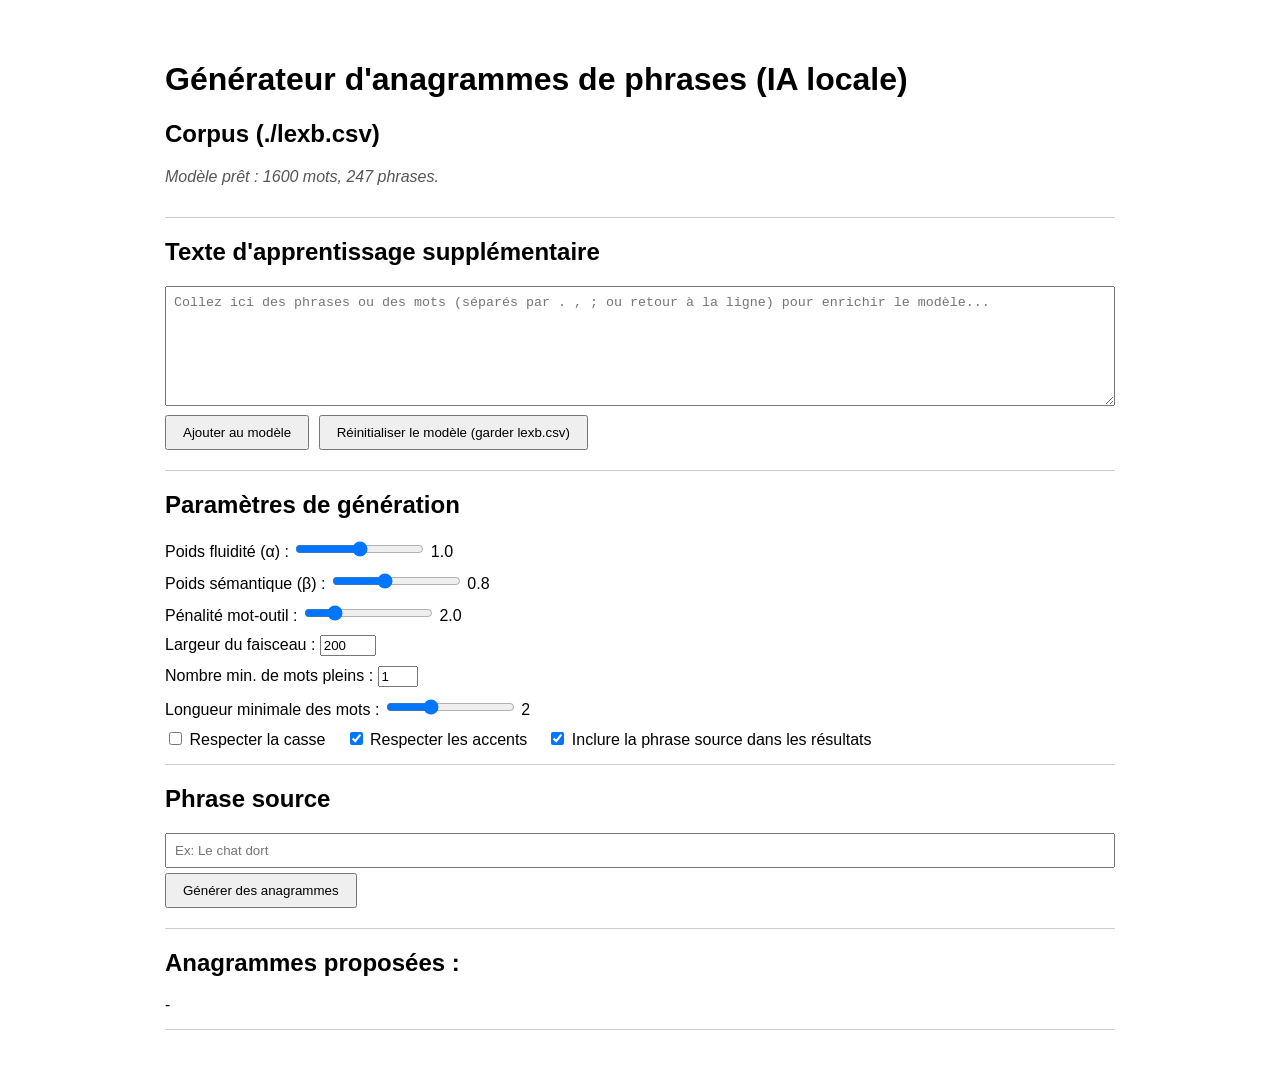
<file: aiw.html>
<!DOCTYPE html>
<html lang="fr">
<head>
    <meta charset="UTF-8">
    <meta name="viewport" content="width=device-width, initial-scale=1.0">
    <title>Anagrammes de phrases – avec phrase source incluse</title>
    <style>
        body { font-family: Arial, sans-serif; max-width: 950px; margin: 20px auto; padding: 20px; }
        .section { margin-bottom: 20px; border-bottom: 1px solid #ccc; padding-bottom: 15px; }
        label { display: block; margin-top: 10px; }
        input[type="text"], textarea { width: 100%; padding: 8px; box-sizing: border-box; }
        textarea { height: 120px; }
        button { padding: 8px 16px; margin: 5px 5px 5px 0; cursor: pointer; }
        .results { margin-top: 20px; }
        .phrase { background: #f0f0f0; padding: 8px; margin: 5px 0; border-radius: 5px; }
        .phrase.original { background: #e0f7fa; font-weight: bold; }
        .progress { color: #555; font-style: italic; }
        .checkbox-group { display: flex; gap: 20px; flex-wrap: wrap; }
    </style>
</head>
<body>
    <h1>Générateur d'anagrammes de phrases (IA locale)</h1>

    <!-- Corpus -->
    <div class="section">
        <h2>Corpus (./lexb.csv)</h2>
        <p id="corpusStatus" class="progress">Chargement...</p>
    </div>

    <!-- Apprentissage additionnel -->
    <div class="section">
        <h2>Texte d'apprentissage supplémentaire</h2>
        <textarea id="additionalText" placeholder="Collez ici des phrases ou des mots (séparés par . , ; ou retour à la ligne) pour enrichir le modèle..."></textarea>
        <button id="addTextBtn">Ajouter au modèle</button>
        <button id="resetModelBtn">Réinitialiser le modèle (garder lexb.csv)</button>
    </div>

    <!-- Paramètres -->
    <div class="section">
        <h2>Paramètres de génération</h2>
        <label>Poids fluidité (α) : <input type="range" id="alpha" min="0" max="2" step="0.1" value="1.0"> <span id="alphaVal">1.0</span></label>
        <label>Poids sémantique (β) : <input type="range" id="beta" min="0" max="2" step="0.1" value="0.8"> <span id="betaVal">0.8</span></label>
        <label>Pénalité mot-outil : <input type="range" id="stopPenalty" min="0" max="10" step="0.5" value="2.0"> <span id="stopPenaltyVal">2.0</span></label>
        <label>Largeur du faisceau : <input type="number" id="beamWidth" value="200" min="50" max="500"></label>
        <label>Nombre min. de mots pleins : <input type="number" id="minContent" value="1" min="0" max="5"></label>
        <label>Longueur minimale des mots : <input type="range" id="minWordLen" min="1" max="4" value="2"> <span id="minWordLenVal">2</span></label>
        <div class="checkbox-group">
            <label><input type="checkbox" id="respectCase"> Respecter la casse</label>
            <label><input type="checkbox" id="respectAccents" checked> Respecter les accents</label>
            <label><input type="checkbox" id="includeSource" checked> Inclure la phrase source dans les résultats</label>
        </div>
    </div>

    <!-- Génération -->
    <div class="section">
        <h2>Phrase source</h2>
        <input type="text" id="sourcePhrase" placeholder="Ex: Le chat dort" />
        <button id="generateBtn" disabled>Générer des anagrammes</button>
    </div>

    <!-- Résultats -->
    <div class="section results">
        <h2>Anagrammes proposées :</h2>
        <div id="resultsList">-</div>
    </div>

    <script>
        // ==== Configuration des lettres ====
        const LETTERS_BASE = 'abcdefghijklmnopqrstuvwxyz';
        const LETTERS_ACCENTS = 'àâçéèêëîïôûùüÿñæœ';
        const ALL_LETTERS = LETTERS_BASE + LETTERS_ACCENTS;

        let LETTERS = ALL_LETTERS;
        let LETTER_REGEX = new RegExp(`[${LETTERS}]+`, 'g');

        // ==== Variables du modèle ====
        let vocabulary = new Set();                // mots normalisés
        let unigramCount = {};
        let bigramCount = {};
        let totalSentences = 0;
        let docFreq = {};
        let idf = {};
        let trieRoot = null;
        let stopWords = new Set();
        let modelReady = false;

        const START = '<s>';
        const END = '</s>';

        window._normalizedVocab = new Map();   // norm -> Set(originaux)
        window._originalVocabSet = new Set();
        let baseCorpusText = '';

        // ==== Stop words (liste étendue) ====
        function initStopWords() {
            const stops = [
                'le','la','les','un','une','des','de','du','à','au','aux','ce','cet','cette','ces',
                'mon','ton','son','ma','ta','sa','mes','tes','ses','notre','votre','leur','nos','vos','leurs',
                'et','ou','ni','mais','car','donc','que','qui','quoi','dont','où','comment','quand','pourquoi',
                'si','lorsque','puisque','parce','en','dans','sur','sous','par','pour','avec','sans','entre',
                'parmi','vers','chez','contre','dès','depuis','pendant','après','avant','selon','malgré','sauf',
                'comme','je','tu','il','elle','nous','vous','ils','elles','me','moi','te','toi','se','soi',
                'lui','leur','y','en','être','avoir','faire','dire','pouvoir','vouloir','devoir','falloir',
                'savoir','voir','venir','croire','trouver','donner','prendre','parler','aimer','passer','mettre',
                'répondre','servir','sembler','laisser','rester','penser','entendre','regarder','appeler',
                'arriver','connaître','devenir','partir','sortir','comprendre','porter','ne','n','pas','plus',
                'très','tout','tous','toute','toutes','autre','même','quel','quelle','quels','quelles','cela',
                'ça','celui','celle','ceux','celles','est','sont','ont','avait','avais','a','b','c','d','e',
                'f','g','h','i','j','k','l','m','n','o','p','q','r','s','t','u','v','w','x','y','z'
            ];
            stopWords = new Set(stops);
        }

        function updateLetterSet() {
            const keepAccents = document.getElementById('respectAccents').checked;
            LETTERS = keepAccents ? ALL_LETTERS : LETTERS_BASE;
            LETTER_REGEX = new RegExp(`[${LETTERS}]+`, 'g');
        }

        function normalizeWord(word, respectCase) {
            let w = word;
            if (!respectCase) w = w.toLowerCase();
            if (!document.getElementById('respectAccents').checked) {
                w = w.normalize('NFD').replace(/[\u0300-\u036f]/g, '');
            }
            return w;
        }

        function normalizeSource(text, respectCase) {
            updateLetterSet();
            const cleaned = text.match(LETTER_REGEX);
            if (!cleaned) return '';
            let str = cleaned.join('');
            if (!respectCase) str = str.toLowerCase();
            if (!document.getElementById('respectAccents').checked) {
                str = str.normalize('NFD').replace(/[\u0300-\u036f]/g, '');
            }
            return str;
        }

        // ==== Entraînement ====
        function trainModel(text, append = false) {
            if (!append) {
                vocabulary.clear();
                unigramCount = {};
                bigramCount = {};
                docFreq = {};
                idf = {};
                trieRoot = null;
                window._normalizedVocab.clear();
                window._originalVocabSet.clear();
                totalSentences = 0;
            }

            let sentences = text.split(/[.!?]+/).map(s => s.trim()).filter(s => s.length > 0);
            if (sentences.length === 0) {
                const alt = text.replace(/[,;|\n\r]+/g, '.').replace(/\s+/g, ' ');
                sentences = alt.split('.').filter(s => s.trim().length > 0);
            }
            if (sentences.length === 0) throw new Error('Aucune phrase exploitable.');

            const normalizedVocab = window._normalizedVocab;
            const originalVocabSet = window._originalVocabSet;
            let newSentences = 0;

            for (const sentence of sentences) {
                const words = sentence.match(LETTER_REGEX);
                if (!words || words.length === 0) continue;
                newSentences++;

                words.forEach(w => originalVocabSet.add(w));
                const normWords = words.map(w => normalizeWord(w, false)); // minuscule + accents
                const extended = [START, ...normWords, END];

                for (let i = 0; i < extended.length - 1; i++) {
                    const w1 = extended[i];
                    const w2 = extended[i+1];
                    unigramCount[w1] = (unigramCount[w1] || 0) + 1;
                    unigramCount[w2] = (unigramCount[w2] || 0) + 1;
                    bigramCount[`${w1}|${w2}`] = (bigramCount[`${w1}|${w2}`] || 0) + 1;
                }

                const uniqueNorm = new Set(normWords);
                uniqueNorm.forEach(w => {
                    docFreq[w] = (docFreq[w] || 0) + 1;
                    vocabulary.add(w);
                });

                for (const orig of words) {
                    const norm = normalizeWord(orig, false);
                    if (!normalizedVocab.has(norm)) normalizedVocab.set(norm, new Set());
                    normalizedVocab.get(norm).add(orig);
                }
            }

            totalSentences += newSentences;

            for (const w of Object.keys(docFreq)) {
                idf[w] = Math.log(totalSentences / docFreq[w]);
            }

            trieRoot = new TrieNode();
            for (const word of vocabulary) {
                const sig = word.split('').sort().join('');
                trieRoot.insert(sig, word);
            }

            modelReady = (vocabulary.size > 0);
            return { vocabSize: vocabulary.size, sentences: totalSentences };
        }

        // ==== Trie ====
        class TrieNode {
            constructor() {
                this.children = new Map();
                this.words = [];
            }
            insert(signature, word) {
                let node = this;
                for (const ch of signature) {
                    if (!node.children.has(ch)) {
                        node.children.set(ch, new TrieNode());
                    }
                    node = node.children.get(ch);
                }
                node.words.push(word);
            }
        }

        function findWordsFromTrie(node, remaining, results, minLen) {
            if (node.words.length > 0) {
                for (const w of node.words) {
                    if (w.length >= minLen) results.push(w);
                }
            }
            for (const [ch, child] of node.children) {
                const idx = LETTERS.indexOf(ch);
                if (idx !== -1 && remaining[idx] > 0) {
                    remaining[idx]--;
                    findWordsFromTrie(child, remaining, results, minLen);
                    remaining[idx]++;
                }
            }
        }

        function getPossibleWords(remainingCounts, minWordLen) {
            const results = [];
            const remCopy = [...remainingCounts];
            findWordsFromTrie(trieRoot, remCopy, results, minWordLen);
            return Array.from(new Set(results));
        }

        // ==== Modèle de langue ====
        function getBigramLogProb(w1, w2) {
            if (!vocabulary.size) return -Infinity;
            const countBigram = bigramCount[`${w1}|${w2}`] || 0;
            const countUnigram = unigramCount[w1] || 0;
            const prob = (countBigram + 1) / (countUnigram + vocabulary.size);
            return Math.log(prob);
        }

        function subtractLetters(counts, word) {
            const newCounts = [...counts];
            for (const ch of word) {
                const idx = LETTERS.indexOf(ch);
                if (idx !== -1) newCounts[idx]--;
            }
            return newCounts;
        }

        function allLettersUsed(counts) {
            return counts.every(c => c === 0);
        }

        function restoreCase(normalizedWord, respectCase) {
            if (!respectCase) return normalizedWord;
            const variants = window._normalizedVocab.get(normalizedWord);
            if (!variants || variants.size === 0) return normalizedWord;
            return Array.from(variants)[0];
        }

        // Vérifie si une séquence de mots peut être formée exactement à partir des lettres
        function isSequencePossible(wordList, initialCounts) {
            const counts = [...initialCounts];
            for (const word of wordList) {
                for (const ch of word) {
                    const idx = LETTERS.indexOf(ch);
                    if (idx === -1 || counts[idx] <= 0) return false;
                    counts[idx]--;
                }
            }
            return allLettersUsed(counts);
        }

        // ==== Génération ====
        function generateAnagrams(sourcePhrase, alpha, beta, stopPenalty, beamWidth, minContentWords, minWordLen, respectCase, includeSource) {
            if (!modelReady) throw new Error('Modèle non entraîné.');

            const normSource = normalizeSource(sourcePhrase, respectCase);
            if (normSource.length === 0) throw new Error('Phrase source vide.');

            const initialCounts = new Array(LETTERS.length).fill(0);
            for (const ch of normSource) {
                const idx = LETTERS.indexOf(ch);
                if (idx !== -1) initialCounts[idx]++;
            }

            // Vérification de la phrase source
            const sourceWords = sourcePhrase.match(LETTER_REGEX);
            const sourceWordsNorm = sourceWords ? sourceWords.map(w => normalizeWord(w, respectCase)) : [];
            let sourceSequenceValid = false;
            if (includeSource && sourceWordsNorm.length > 0) {
                // Vérifier que chaque mot est dans le vocabulaire et que l'ensemble des lettres correspond
                const allVocab = sourceWordsNorm.every(w => vocabulary.has(w));
                sourceSequenceValid = allVocab && isSequencePossible(sourceWordsNorm, initialCounts);
            }

            // Recherche par faisceau
            const initialState = {
                remaining: initialCounts,
                prevWord: START,
                seq: [],
                logProb: 0,
                semanticSum: 0
            };
            let states = [initialState];
            const complete = [];
            const maxWords = 30;

            for (let step = 0; step < maxWords && states.length > 0; step++) {
                const newStates = [];

                for (const state of states) {
                    if (allLettersUsed(state.remaining)) {
                        complete.push(state);
                        continue;
                    }

                    let possibleWords = getPossibleWords(state.remaining, minWordLen);
                    if (possibleWords.length > 300) {
                        possibleWords = possibleWords.sort((a, b) => b.length - a.length).slice(0, 300);
                    }

                    for (const word of possibleWords) {
                        const newRemaining = subtractLetters(state.remaining, word);
                        const transLogProb = getBigramLogProb(state.prevWord, word);
                        const isStop = stopWords.has(word.toLowerCase ? word.toLowerCase() : word);
                        const semWeight = isStop ? 0 : (idf[word] || 0.1);
                        const penalty = isStop ? -stopPenalty : 0;

                        const newLogProb = state.logProb + transLogProb;
                        const newSemanticSum = state.semanticSum + semWeight;
                        const score = alpha * newLogProb + beta * newSemanticSum + penalty;

                        newStates.push({
                            remaining: newRemaining,
                            prevWord: word,
                            seq: [...state.seq, word],
                            logProb: newLogProb,
                            semanticSum: newSemanticSum,
                            score: score
                        });
                    }
                }

                newStates.sort((a, b) => b.score - a.score);
                states = newStates.slice(0, beamWidth);
            }

            for (const state of states) {
                if (allLettersUsed(state.remaining)) complete.push(state);
            }

            const finalCandidates = complete.map(state => {
                const endLogProb = getBigramLogProb(state.prevWord, END);
                const finalLogProb = state.logProb + endLogProb;
                const finalScore = alpha * finalLogProb + beta * state.semanticSum;
                const contentWordsCount = state.seq.filter(w => !stopWords.has(w)).length;
                return {
                    seq: state.seq,
                    score: finalScore,
                    contentWords: contentWordsCount
                };
            });

            // Filtrer par minContentWords (0 pour désactiver)
            let filtered = finalCandidates;
            if (minContentWords > 0) {
                filtered = finalCandidates.filter(c => c.contentWords >= minContentWords);
            }
            filtered.sort((a, b) => b.score - a.score);

            // Restaurer la casse
            let result = filtered.map(c => ({
                text: c.seq.map(w => restoreCase(w, respectCase)).join(' '),
                score: c.score,
                isOriginal: false
            }));

            // Ajouter la phrase source si demandée et valide
            if (sourceSequenceValid) {
                const sourceText = sourceWordsNorm.map(w => restoreCase(w, respectCase)).join(' ');
                // Calculer le score de la phrase source de la même manière
                const sourceLogProb = sourceWordsNorm.reduce((acc, word, i, arr) => {
                    const prev = i === 0 ? START : arr[i-1];
                    return acc + getBigramLogProb(prev, word);
                }, 0) + getBigramLogProb(sourceWordsNorm[sourceWordsNorm.length-1], END);
                const sourceSemantic = sourceWordsNorm.reduce((sum, w) => sum + (stopWords.has(w) ? 0 : (idf[w] || 0.1)), 0);
                const sourceScore = alpha * sourceLogProb + beta * sourceSemantic;
                // Vérifier si la phrase source est déjà dans les résultats (peut arriver si le beam l'a trouvée)
                const alreadyPresent = result.some(r => r.text === sourceText);
                if (!alreadyPresent) {
                    result.unshift({ text: sourceText, score: sourceScore, isOriginal: true });
                } else {
                    // Marquer celle qui correspond comme originale
                    result = result.map(r => r.text === sourceText ? { ...r, isOriginal: true } : r);
                }
            }

            return result.slice(0, 30); // top 30
        }

        // ==== UI ====
        document.addEventListener('DOMContentLoaded', async () => {
            initStopWords();
            updateLetterSet();

            const corpusStatus = document.getElementById('corpusStatus');
            const generateBtn = document.getElementById('generateBtn');
            const sourceInput = document.getElementById('sourcePhrase');
            const resultsDiv = document.getElementById('resultsList');
            const additionalText = document.getElementById('additionalText');
            const addTextBtn = document.getElementById('addTextBtn');
            const resetModelBtn = document.getElementById('resetModelBtn');

            document.getElementById('alpha').oninput = function() { document.getElementById('alphaVal').textContent = this.value; };
            document.getElementById('beta').oninput = function() { document.getElementById('betaVal').textContent = this.value; };
            document.getElementById('stopPenalty').oninput = function() { document.getElementById('stopPenaltyVal').textContent = this.value; };
            document.getElementById('minWordLen').oninput = function() { document.getElementById('minWordLenVal').textContent = this.value; };
            document.getElementById('respectAccents').onchange = updateLetterSet;

            // Chargement auto
            corpusStatus.textContent = 'Chargement de ./lexb.csv...';
            try {
                const response = await fetch('./lexb.csv');
                if (!response.ok) throw new Error(`Fichier introuvable (${response.status})`);
                baseCorpusText = await response.text();
                const stats = trainModel(baseCorpusText, false);
                corpusStatus.textContent = `Modèle prêt : ${stats.vocabSize} mots, ${stats.sentences} phrases.`;
                generateBtn.disabled = false;
            } catch (e) {
                corpusStatus.textContent = 'Erreur : ' + e.message + ' (vous pouvez coller du texte manuellement)';
            }

            addTextBtn.onclick = () => {
                const newText = additionalText.value.trim();
                if (!newText) return;
                try {
                    const stats = trainModel(newText, true);
                    corpusStatus.textContent = `Modèle mis à jour : ${stats.vocabSize} mots, ${stats.sentences} phrases.`;
                    additionalText.value = '';
                    generateBtn.disabled = false;
                } catch (e) {
                    alert('Erreur : ' + e.message);
                }
            };

            resetModelBtn.onclick = () => {
                if (!baseCorpusText) {
                    alert('Aucun corpus de base chargé.');
                    return;
                }
                try {
                    const stats = trainModel(baseCorpusText, false);
                    corpusStatus.textContent = `Modèle réinitialisé : ${stats.vocabSize} mots, ${stats.sentences} phrases.`;
                    generateBtn.disabled = false;
                } catch (e) {
                    corpusStatus.textContent = 'Erreur de réinitialisation.';
                }
            };

            generateBtn.onclick = () => {
                const phrase = sourceInput.value.trim();
                if (!phrase) return;
                const alpha = parseFloat(document.getElementById('alpha').value);
                const beta = parseFloat(document.getElementById('beta').value);
                const stopPen = parseFloat(document.getElementById('stopPenalty').value);
                const beamW = parseInt(document.getElementById('beamWidth').value);
                const minC = parseInt(document.getElementById('minContent').value);
                const minWordLen = parseInt(document.getElementById('minWordLen').value);
                const respectCase = document.getElementById('respectCase').checked;
                const includeSource = document.getElementById('includeSource').checked;

                resultsDiv.innerHTML = '<em>Recherche en cours...</em>';
                setTimeout(() => {
                    try {
                        const anagrams = generateAnagrams(phrase, alpha, beta, stopPen, beamW, minC, minWordLen, respectCase, includeSource);
                        if (anagrams.length === 0) {
                            resultsDiv.innerHTML = '<p>Aucune anagramme trouvée. Réduisez la longueur minimale des mots ou ajoutez du texte.</p>';
                        } else {
                            resultsDiv.innerHTML = anagrams.map((a, i) => {
                                let cls = a.isOriginal ? 'phrase original' : 'phrase';
                                let prefix = a.isOriginal ? '⭐ Phrase originale : ' : '';
                                return `<div class="${cls}">${prefix}${a.text}</div>`;
                            }).join('');
                        }
                    } catch (e) {
                        resultsDiv.innerHTML = `<p style="color:red">Erreur : ${e.message}</p>`;
                    }
                }, 10);
            };
        });
    </script>
</body>
</html>
</file>
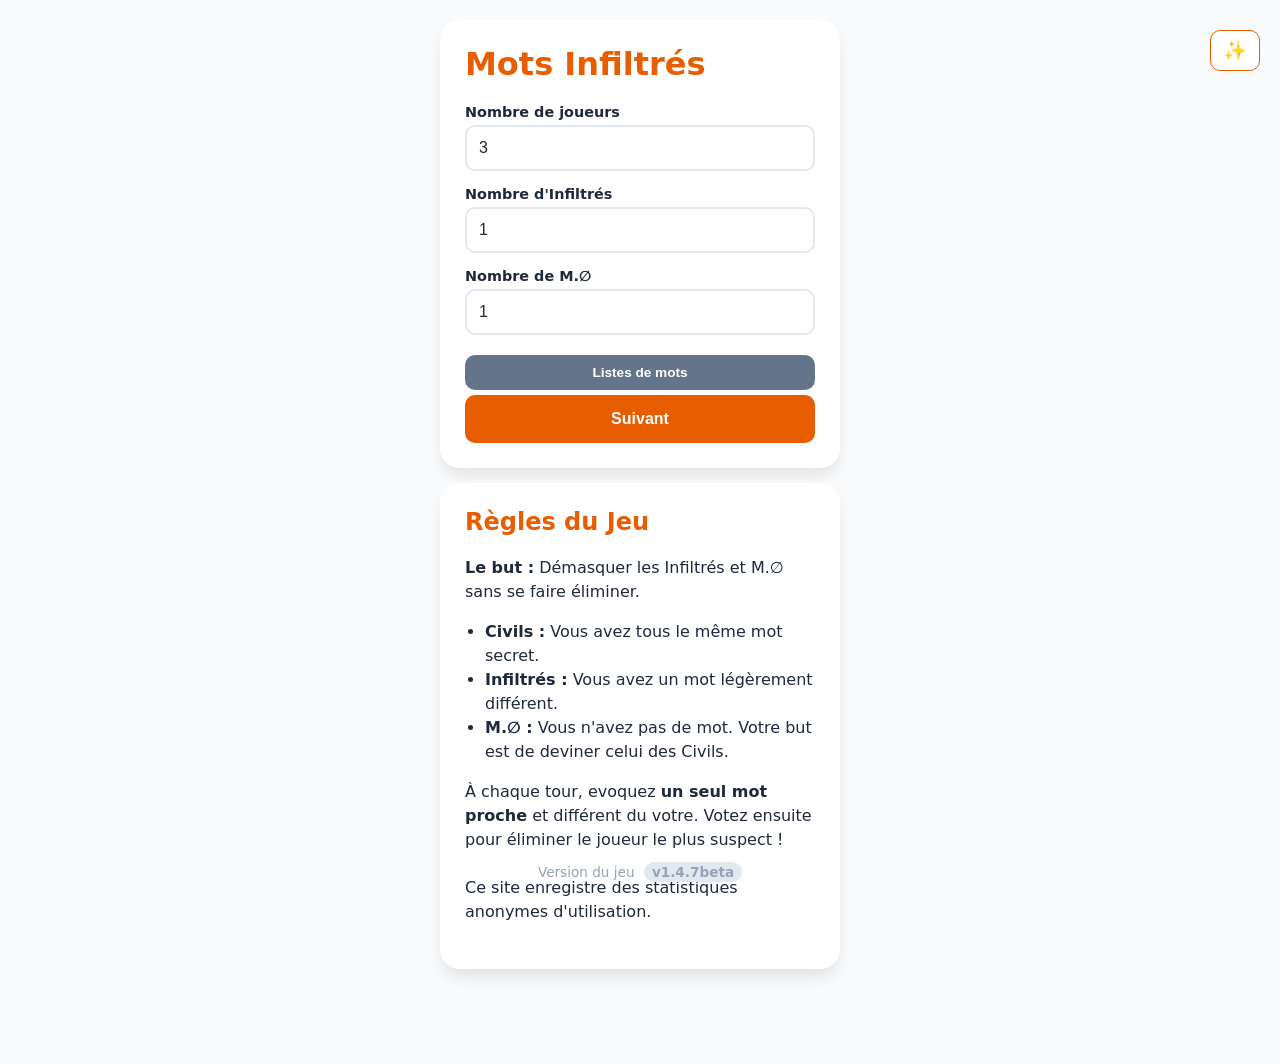
<file: beta.html>
<!DOCTYPE html>
<html lang="fr">
<head>
  <meta charset="UTF-8">
  <meta name="viewport" content="width=device-width, initial-scale=1.0">
  <title>Mots Infiltrés - Web App</title>
  <link rel="manifest" href="manifest.json">

  <link rel="icon" type="image/png" href="./favicon.png">

  <meta name="description" content="Démasquez l'Infiltré dans ce jeu de mots captivant ! Entre amis ou en famille, utilisez votre intuition pour survivre. Inspiré du célèbre jeu Undercover.">
  <meta name="keywords" content="jeu de mots, infiltré, undercover, jeu de soirée, déduction, imposteur, mots infiltrés">

  <meta property="og:type" content="website">
  <meta property="og:url" content="https://miala-python.github.io/motsinfiltres/?from=ogurl">
  <meta property="og:title" content="Mots Infiltrés : Qui est l'imposteur ?">
  <meta property="og:description" content="Un mot secret, une dose de bluff et beaucoup de soupçons. Jouez à Mots Infiltrés maintenant !">
  <meta property="og:image" content="./favicon.png">

  <meta name="twitter:card" content="summary">
  <meta name="twitter:title" content="Mots Infiltrés - Jeu de société en ligne">
  <meta name="twitter:description" content="Saurez-vous démasquer l'infiltré avant qu'il ne vous élimine ?">
  <meta name="twitter:image" content="./favicon.png">

  <meta name="robots" content="index, follow">
  <link rel="canonical" href="https://miala-python.github.io/motsinfiltres/?from=linkCanonical&ref=Canolink&campaign=Canonic">


<script>
    window.goatcounter = {
        path: location.pathname + location.search,
    }
</script>
  <script data-goatcounter="https://infiltresgame.goatcounter.com/count" async src="//gc.zgo.at/count.js"></script>

  <style>
:root {
    --primary: #e75d00;
    --bg: #f8fafc;
    --card: #ffffff;
    --text: #1e293b;
    --danger: #ef4444;
    --success: #22c55e;
    --input-border: #e2e8f0;
  }

    /* --- Mode Sombre --- */
    body.dark-mode {
      --bg: #0f172a;
      --card: #1e293b;
      --text: #f1f5f9;
      --input-border: #475569;
    }

    /* --- Transition Fluide --- */
    body, .screen, input, .player-item, .secret-box, button {
      transition: background-color 0.3s ease, color 0.3s ease, border-color 0.3s ease, box-shadow 0.3s ease;
    }

    body {
      font-family: 'Segoe UI', system-ui, sans-serif;
      background: var(--bg);
      color: var(--text);
      margin: 0;
      padding: 20px;
      display: flex;
      flex-direction: column;
      align-items: center;
      min-height: 100vh;
      padding-bottom: 80px;
      box-sizing: border-box;
    }

    .screen {
      display: none;
    }
    .box {
      width: 100%;
      max-width: 400px;
      background: var(--card);
      padding: 25px;
      border-radius: 20px;
      box-shadow: 0 10px 15px -3px rgba(0,0,0,0.1);
      box-sizing: border-box;
      margin-bottom: 15px;
    }
    .active {
      display: block;
      animation: fadeIn 0.3s ease;
    }

    @keyframes fadeIn {
      from {
        opacity: 0;
        transform: translateY(10px);
      }
      to {
        opacity: 1;
        transform: translateY(0);
      }
    }

    h1, h2 {
      color: var(--primary);
      margin-top: 0;
    }
    .input-group {
      text-align: left;
      margin-bottom: 15px;
    }
    label {
      display: block;
      font-size: 0.9em;
      margin-bottom: 5px;
      font-weight: bold;
    }

    input[type="number"],
    input[type="text"] {
      width: 100%;
      padding: 12px;
      border: 2px solid var(--input-border);
      border-radius: 10px;
      box-sizing: border-box;
      font-size: 16px;
      background: transparent;
      color: inherit;
    }

    select {
      width: 100%;
      padding: 12px;
      border: 2px solid var(--input-border);
      border-radius: 10px;
      box-sizing: border-box;
      font-size: 16px;
      background: transparent;
      color: inherit;
      outline: none;
      transition: border-color 0.2s;
      margin-top: 15px;
    }

    select:focus {
      border-color: var(--primary-color);
      outline: none;
    }

    button {
      width: 100%;
      background: var(--primary);
      color: white;
      border: none;
      padding: 15px;
      border-radius: 10px;
      font-size: 16px;
      font-weight: bold;
      cursor: pointer;
      margin-top: 10px;
      transition: opacity 0.2s;
    }
    button:active {
      opacity: 0.8;
    }
    .secondary-btn {
      background: #64748b;
      margin-top: 5px;
      font-size: 0.85em;
      padding: 10px;
    }

    /* === STYLES CHECKBOXES === */
    .checkbox-group {
      text-align: left;
      margin: 15px 0;
    }

    .checkbox-item {
      display: flex;
      align-items: center;
      padding: 12px;
      margin: 8px 0;
      background: #f1f5f9;
      border: 2px solid var(--input-border);
      border-radius: 10px;
      cursor: pointer;
      transition: all 0.2s ease;
    }

    body.dark-mode .checkbox-item {
      background: #334155;
    }

    .checkbox-item:hover {
      border-color: var(--primary);
      box-shadow: 0 2px 8px rgba(231, 93, 0, 0.1);
    }

    .checkbox-item input[type="checkbox"] {
      width: 18px;
      height: 18px;
      cursor: pointer;
      accent-color: var(--primary);
      margin-right: 12px;
    }

    .checkbox-item label {
      margin: 0;
      cursor: pointer;
      font-weight: normal;
      flex: 1;
    }

    .secret-box {
      background: #1e293b;
      color: white;
      padding: 40px 20px;
      border-radius: 15px;
      margin: 20px 0;
      cursor: pointer;
      font-weight: bold;
      font-size: 1.2em;
      text-align: center;
    }
    .revealed {
      background: #f1f5f9;
      color: var(--danger);
      border: 2px dashed var(--danger);
    }
    body.dark-mode .revealed {
      background: #334155;
      color: #fb7185;
      border-color: #fb7185;
    }

    .player-item {
      background: #f1f5f9;
      margin: 8px 0;
      padding: 12px;
      border-radius: 8px;
      display: flex;
      justify-content: space-between;
      align-items: center;
    }
    body.dark-mode .player-item {
      background: #334155;
    }

    .eliminated {
      opacity: 0.6;
      background: #e2e8f0;
      border-left: 5px solid #64748b;
    }
    body.dark-mode .eliminated {
      background: #1e293b;
      border-left-color: #475569;
    }

    .role-tag {
      font-size: 0.8em;
      font-weight: bold;
      color: var(--danger);
      margin-left: 10px;
    }

    #guessArea {
      margin-top: 20px;
      padding: 15px;
      background: #fff7ed;
      border: 1px solid #ffedd5;
      border-radius: 10px;
    }
    body.dark-mode #guessArea {
      background: #2d1a05;
      border-color: #452a0a;
      color: #fdba74;
    }

    .status-msg {
      padding: 10px;
      border-radius: 8px;
      margin-bottom: 15px;
      font-weight: bold;
      text-align: center;
    }
    .win {
      background: #dcfce7;
      color: #166534;
    }
    .lose {
      background: #fee2e2;
      color: #991b1b;
    }
    body.dark-mode .win {
      background: #064e3b;
      color: #6ee7b7;
    }
    body.dark-mode .lose {
      background: #7f1d1d;
      color: #fca5a5;
    }

    .theme-toggle {
      position: absolute;
      top: 20px;
      right: 20px;
      width: auto;
      padding: 8px 12px;
      background: var(--card);
      color: var(--text);
      border: 1px solid var(--primary);
      font-size: 1.2rem;
      border-radius: 10px;
    }

    footer {
      position: fixed;
      bottom: 20px;
      text-align: center;
      width: 100%;
      font-size: 0.85em;
      color: #94a3b8;
      pointer-events: none;
    }
    .version-badge {
      background: #e2e8f0;
      padding: 2px 8px;
      border-radius: 12px;
      font-weight: bold;
      margin-left: 5px;
      cursor: pointer;
      pointer-events: auto;
    }
    body.dark-mode .version-badge {
      background: #334155;
      color: #94a3b8;
    }
  </style>
</head>
<body>

  <button class="theme-toggle" onclick="toggleTheme()" id="themeBtn">✨</button>

  <div id="screen1" class="screen active">
    <div class="box">
      <h1>Mots Infiltrés</h1>
      <div class="input-group">
        <label>Nombre de joueurs</label>
        <input type="number" id="nbPlayers" value="3" min="3">
      </div>
      <div class="input-group">
        <label>Nombre d'Infiltrés</label>
        <input type="number" id="nbInf" value="1" min="1">
      </div>
      <div class="input-group">
        <label>Nombre de M.∅</label>
        <input type="number" id="nbVid" value="1" min="0">
      </div>
      <button class="secondary-btn" onclick="showThemeSelectionScreen()">Listes de mots</button>
      <button onclick="initGame()" style="margin-top: 5px;">Suivant</button>

      <button id="installBtn" style="display: none;">
        Installer l'application
      </button>

    </div>

    <div id="screen-rules" class="box">
      <h2>Règles du Jeu</h2>

      <div class="rules-container" style="text-align: left; margin-bottom: 20px; line-height: 1.5;">
        <p>
          <strong>Le but :</strong> Démasquer les Infiltrés et M.∅ sans se faire éliminer.
        </p>

        <ul style="padding-left: 20px;">
          <li><strong>Civils :</strong> Vous avez tous le même mot secret.</li>
          <li><strong>Infiltrés :</strong> Vous avez un mot légèrement différent.</li>
          <li><strong>M.∅ :</strong> Vous n'avez pas de mot. Votre but est de deviner celui des Civils.</li>
        </ul>

        <p>
          À chaque tour, evoquez <strong>un seul mot proche</strong> et différent du votre. Votez ensuite pour éliminer le joueur le plus suspect !<br><br>Ce site enregistre des statistiques anonymes d'utilisation.
        </p>
      </div>
    </div>

  </div>

  <!-- ÉCRAN DE SÉLECTION DE THÈMES -->
  <div id="screenThemeSelection" class="screen box">
    <h2>Sélectionner les listes de mots</h2>
    <p style="font-size: 0.95em; color: #64748b; margin-bottom: 15px;">
      Cochez une ou plusieurs listes pour fusionner les mots
    </p>

    <div id="themesCheckboxes" class="checkbox-group">
      <!-- Les checkboxes seront générées par JavaScript -->
    </div>

    <button onclick="confirmThemeSelection()" style="margin-top: 20px;">Confirmer la sélection</button>
    <button class="secondary-btn" onclick="showScreen('1')" style="margin-top: 5px;">Retour</button>
  </div>

  <div id="screen2" class="screen box">
    <h2 id="stepTitle">Pseudo du Joueur 1</h2>
    <input type="text" id="playerNameInput" placeholder="Entrez votre nom">

    <div id="wordArea" style="display:none">
      <div id="wordDisplay" class="secret-box" onclick="revealWord()">
        CLIQUEZ POUR VOIR
      </div>
      <button id="nextPlayerBtn" style="display:none" onclick="nextPlayer()">Joueur Suivant ➔</button>
    </div>

    <button id="confirmNameBtn" onclick="confirmName()">Valider mon nom</button>
    <button id="editNamesBtn" class="secondary-btn" onclick="if(confirm(`Perdre la saisie actuelle ?`)) {showScreen('1')}">Modifier les paramètres de la partie</button>
  </div>

  <div id="screen3" class="screen box">
    <h2>Partie en cours</h2>
    <div id="gameStatus"></div>
    <p>
      Premier à parler : <br><strong id="starter" style="font-size: 1.2em;">-</strong>
    </p>
    <hr>
    <div id="playerList"></div>

    <div id="guessArea" style="display:none">
      <p>
        <strong>M.∅ a été découvert !</strong> Il doit tenter de deviner le mot des civils :
      </p>
      <input type="text" id="mrVideGuess" placeholder="Le mot est...">
      <button onclick="checkMrVideGuess()" style="background:#f59e0b">Valider la tentative</button>
    </div>

    <button onclick="resetGame()" style="background:#64748b; margin-top:30px;">Nouvelle Partie</button>
  </div>



  <script>
    let config = {
      nbPlayers: 3,
      nbInf: 1,
      nbVid: 1
    };
    let players = [];
    let currentIndex = 0;
    let words = {
      civil: "",
      inf: ""
    };
    let savedNames = JSON.parse(localStorage.getItem('infiltres_names') || "[]");

    // Nouvelles variables pour la sélection de thèmes
    let allLists = [];
    let selectedListPaths = [];
    let mergedLines = [];

function shuffle(array) {
  // On parcourt le tableau de la fin vers le début
  for (let i = array.length - 1; i > 0; i--) {
    // On choisit un index aléatoire entre 0 et i
    const j = Math.floor(Math.random() * (i + 1));

    // On échange les éléments aux positions i et j
    [array[i], array[j]] = [array[j], array[i]];
  }
  return array;
}

    window.onload = () => {
      const savedConfig = JSON.parse(localStorage.getItem('infiltres_config'));
      if (savedConfig) {
        document.getElementById('nbPlayers').value = savedConfig.nbPlayers;
        document.getElementById('nbInf').value = savedConfig.nbInf;
        document.getElementById('nbVid').value = savedConfig.nbVid;
      }
      chargerListesDisponibles();
    };

    function toggleTheme() {
      const body = document.body;
      const btn = document.getElementById('themeBtn');

      body.classList.toggle('dark-mode');
      const isDark = body.classList.contains('dark-mode');

      btn.innerText = isDark ? '🌙': '☀️';
      localStorage.setItem('theme', isDark ? 'dark': 'light');
    }

    // --- Initialisation au démarrage ---
    (function() {
      const savedTheme = localStorage.getItem('theme');
      const btn = document.getElementById('themeBtn');

      if (savedTheme === 'dark') {
        document.body.classList.add('dark-mode');
        if (btn) btn.innerText = '🌙';
      }
    })();

    // === CHARGER LES LISTES DISPONIBLES ===
    async function chargerListesDisponibles() {
      try {
        const response = await fetch('lists.csv');
        if (!response.ok) throw new Error("Fichier introuvable");

        const data = await response.text();
        const lignes = data.split('\n').filter(l => l.trim() !== "");

        if (lignes.length === 0) throw new Error("Fichier vide");

        allLists = [];
        lignes.forEach((ligne) => {
          const [nom, chemin] = ligne.split(',');
          if (nom && chemin) {
            allLists.push({
              nom: nom.trim(),
              chemin: chemin.trim()
            });
          }
        });

        // Initialiser selectedListPaths avec la première liste
        if (allLists.length > 0) {
          selectedListPaths = [allLists[0].chemin];
        }

        console.log("Listes disponibles:", allLists);
      } catch (error) {
        console.warn("Erreur lors du chargement des listes:", error.message);
        allLists = [{
          nom: "Par défaut",
          chemin: "mots.csv"
        }];
        selectedListPaths = ["mots.csv"];
      }
    }

    // === AFFICHER L'ÉCRAN DE SÉLECTION ===
    function showThemeSelectionScreen() {
      renderCheckboxes();
      showScreen('themeSelection');
    }

    // === GÉNÉRER LES CHECKBOXES ===
    function renderCheckboxes() {
      const container = document.getElementById('themesCheckboxes');
      container.innerHTML = '';

      allLists.forEach((liste, index) => {
        const isChecked = selectedListPaths.includes(liste.chemin);

        const checkbox = document.createElement('div');
        checkbox.className = 'checkbox-item';
        checkbox.innerHTML = `
        <input type="checkbox" id="list-${index}" value="${liste.chemin}"
        ${isChecked ? 'checked': ''}
        onchange="updateSelectedLists()">
        <label for="list-${index}">${liste.nom}</label>
        `;
        container.appendChild(checkbox);
      });
    }

    // === METTRE À JOUR LA SÉLECTION ===
    function updateSelectedLists() {
      selectedListPaths = [];
      document.querySelectorAll('#themesCheckboxes input[type="checkbox"]:checked').forEach((checkbox) => {
        selectedListPaths.push(checkbox.value);
      });

      if (selectedListPaths.length === 0) {
        selectedListPaths = [allLists[0]?.chemin || "mots.csv"];
        // Recheck la première liste
        document.getElementById('list-0').checked = true;
      }

      console.log("Listes sélectionnées:", selectedListPaths);
    }

    // === CONFIRMER LA SÉLECTION ===
    function confirmThemeSelection() {
      if (selectedListPaths.length === 0) {
        alert("Sélectionnez au moins une liste !");
        return;
      }
      showScreen('1');
    }

    // === CHARGER ET FUSIONNER LES MOTS ===
    async function loadAndMergeWords() {
      mergedLines = [];

      for (const listPath of selectedListPaths) {
        try {
          const res = await fetch(listPath);
          if (!res.ok) continue;

          const text = await res.text();
          const lines = text.split('\n').filter(l => l.trim().length > 0);

          lines.forEach(line => {
            const parts = line.split(',')
    .map(item => item.trim())
    .filter(item => item !== "");

mergedLines.push(parts);

          });
        } catch (e) {
          console.warn(`Erreur lors du chargement de ${listPath}:`, e);
        }
      }

      console.log("Listes fusionnées:", mergedLines.length);
      return mergedLines;
    }

    // === INITIALISER LE JEU ===
    async function initGame() {
      document.getElementById('guessArea').style.display = "none";

      config.nbPlayers = parseInt(document.getElementById('nbPlayers').value);
      config.nbInf = parseInt(document.getElementById('nbInf').value);
      config.nbVid = parseInt(document.getElementById('nbVid').value);

      localStorage.setItem('infiltres_config', JSON.stringify(config));

      if (config.nbInf >= config.nbPlayers) {
        alert("Trop d'infiltrés/M.∅ pour le nombre de joueurs !");
        return;
      }

      // Charger et fusionner les mots
      await loadAndMergeWords();

      if (mergedLines.length > 0) {
        const ligne = mergedLines[Math.floor(Math.random() * mergedLines.length)];
        const i1 = Math.floor(Math.random() * ligne.length);
        let i2 = Math.floor(Math.random() * ligne.length);
        if (i1 === i2) {
          if (i1==0) {i2 =1}
          else {i2-=1}
        };
        words.civil = ligne[i1];
        words.inf = ligne[i2];
      } else {
        words.civil = "Soleil";
        words.inf = "Lune";
      }

      console.log("Mots choisis - Civil:", words.civil, "Infiltré:", words.inf);

      let roles = [];
      for (let i = 0; i < config.nbInf; i++) roles.push({
        type: 'INFILTRÉ', word: words.inf
      });
      for (let i = 0; i < config.nbVid; i++) roles.push({
        type: 'M.∅', word: 'Vous n\'avez pas de mot !'
      });
      while (roles.length < config.nbPlayers) roles.push({
        type: 'CIVIL', word: words.civil
      });

      //roles.sort(() => Math.random() - 0.5);
      shuffle(roles);
      players = roles.map((r, idx) => ({
        ...r,
        name: savedNames[idx] || "",
        alive: true
      }));

      currentIndex = 0;
      prepareNameInput();
      showScreen('2');
    }

    function prepareNameInput() {
      const nameInput = document.getElementById('playerNameInput');
      nameInput.value = players[currentIndex].name;
      nameInput.style.display = "block";
      document.getElementById('wordArea').style.display = "none";
      document.getElementById('confirmNameBtn').style.display = "block";
      document.getElementById('stepTitle').innerText = "Pseudo du Joueur " + (currentIndex + 1);

      const display = document.getElementById('wordDisplay');
      display.classList.remove('revealed');
      display.innerText = "CLIQUEZ POUR VOIR";
      document.getElementById('nextPlayerBtn').style.display = "none";
    }

    function confirmName() {
      const nameInput = document.getElementById('playerNameInput');
      if (!nameInput.value) return alert("Choisis un pseudo !");

      players[currentIndex].name = nameInput.value;
      savedNames[currentIndex] = nameInput.value;
      localStorage.setItem('infiltres_names', JSON.stringify(savedNames));

      nameInput.style.display = "none";
      document.getElementById('wordArea').style.display = "block";
      document.getElementById('confirmNameBtn').style.display = "none";
      document.getElementById('stepTitle').innerText = nameInput.value + ", regarde ton mot";
    }

    function revealWord() {
      const display = document.getElementById('wordDisplay');
      display.innerText = players[currentIndex].word;
      display.classList.add('revealed');
      document.getElementById('nextPlayerBtn').style.display = "block";
    }

    function nextPlayer() {
      currentIndex++;
      if (currentIndex < players.length) {
        prepareNameInput();
      } else {
        startVoteScreen();
      }
    }

    function startVoteScreen() {
      showScreen('3');
      const validStarters = players.filter(p => p.alive && p.type !== 'M.∅');
      const starter = validStarters[Math.floor(Math.random() * validStarters.length)];
      document.getElementById('starter').innerText = starter ? starter.name: "-";
      document.getElementById('gameStatus').innerHTML = "";
      document.getElementById('playerList').style.opacity = "1";
      document.getElementById('playerList').style.pointerEvents = "auto";
      renderPlayers();
    }

    function renderPlayers() {
      const list = document.getElementById('playerList');
      list.innerHTML = "";
      players.forEach((p, idx) => {
        const div = document.createElement('div');
        div.className = `player-item ${p.alive ? '': 'eliminated'}`;
        let content = `<span>${p.name}</span>`;
        if (!p.alive) content += `<span class="role-tag">${p.type}</span>`;
        div.innerHTML = content;

        if (p.alive) {
          const btn = document.createElement('button');
          btn.innerText = "Éliminer";
          btn.style.width = "auto"; btn.style.padding = "5px 10px"; btn.style.marginTop = "0";
          btn.style.background = "#94a3b8";
          btn.onclick = () => eliminatePlayer(idx);
          div.appendChild(btn);
        }
        list.appendChild(div);
      });
    }

    function eliminatePlayer(idx) {
      const p = players[idx];
      if (confirm(`Confirmer l'élimination de ${p.name} ?`)) {
        p.alive = false;
        if (p.type === 'M.∅') {
          document.getElementById('playerList').style.opacity = "0.3";
          document.getElementById('playerList').style.pointerEvents = "none";
          document.getElementById('guessArea').style.display = "block";
          document.getElementById('mrVideGuess').value = "";
        } else {
          document.getElementById('guessArea').style.display = "none";
        }
        renderPlayers();
        checkEndGame();
      }
    }

    function checkMrVideGuess() {
      const guess = document.getElementById('mrVideGuess').value.trim().toLowerCase();
      const actual = words.civil.toLowerCase();
      const simplify = (str) => str.normalize("NFD").replace(/[\u0300-\u036f]/g, "").replace(/[esx]+$/g, "");

      if (simplify(guess) === simplify(actual)) {
        document.getElementById('gameStatus').innerHTML = `<div class="status-msg win">M.∅ a trouvé le mot (${words.civil}) ! VICTOIRE de M.∅.</div>`;
      } else {
        document.getElementById('gameStatus').innerHTML = `<div class="status-msg lose">Faux ! Élimination confirmée.</div>`;
      }
      document.getElementById('guessArea').style.display = "none";
      document.getElementById('playerList').style.opacity = "1";
      document.getElementById('playerList').style.pointerEvents = "auto";
    }

    function checkEndGame() {
      const alive = players.filter(p => p.alive);
      const infiltrates = alive.filter(p => p.type === 'INFILTRÉ' || p.type === 'M.∅');
      const civils = alive.filter(p => p.type === 'CIVIL');
      const statusDiv = document.getElementById('gameStatus');

      if (infiltrates.length === 0) {
        statusDiv.innerHTML = `<div class="status-msg win">Tous les intrus sont éliminés ! VICTOIRE des Civils.</div>`;
      } else if (infiltrates.length >= civils.length && false) {
        statusDiv.innerHTML = `<div class="status-msg lose">Les infiltrés sont trop nombreux ! VICTOIRE des Infiltrés.</div>`;
      }
    }

    function resetGame() {
      initGame();
    }

    function showScreen(n) {
      document.querySelectorAll('.screen').forEach(s => s.classList.remove('active'));
      const screenId = n === '1' ? 'screen1': n === '2' ? 'screen2': n === '3' ? 'screen3': 'screenThemeSelection';
      const element = document.getElementById(screenId);
      if (element) {
        element.classList.add('active');
      }
    }

    if ('serviceWorker' in navigator) {
      window.addEventListener('load', () => {
        navigator.serviceWorker.register('./sw.js').catch(err => console.log('SW failed', err));
      });
    }


    // Installation
    const debugMode = false;
    let deferredPrompt;
    const installBtn = document.getElementById('installBtn');

    window.addEventListener('beforeinstallprompt', (e) => {
      e.preventDefault();
      deferredPrompt = e;
      installBtn.style.display = 'block';

      installBtn.addEventListener('click', () => {
        if (!debugMode) {
          installBtn.style.display = 'none';
        }
        deferredPrompt.prompt();
        deferredPrompt.userChoice.then((choiceResult) => {
          const message = choiceResult.outcome === 'accepted'
          ? 'L\'utilisateur a accepté l\'installation': 'L\'utilisateur a refusé l\'installation';

          if (debugMode) {
            alert(message);
          } else {
            console.log(message);
          }
          deferredPrompt = null;
        });
      });
    });

    window.addEventListener('appinstalled', () => {
      if (!debugMode) {
        installBtn.style.display = 'none';
      }

      const successMsg = 'PWA installée avec succès';
      if (debugMode) {
        alert(successMsg);
      } else {
        console.log(successMsg);
      }
    });


  </script>

  <!-- A conserver en bas du code pour une modification facile -->
  <footer>
    Version du jeu <span class="version-badge" onclick="window.location.href='./en.html?ref=idx&campaign=btnV'">v1.4.7beta</span>
  </footer>
</body>
</html>
</file>
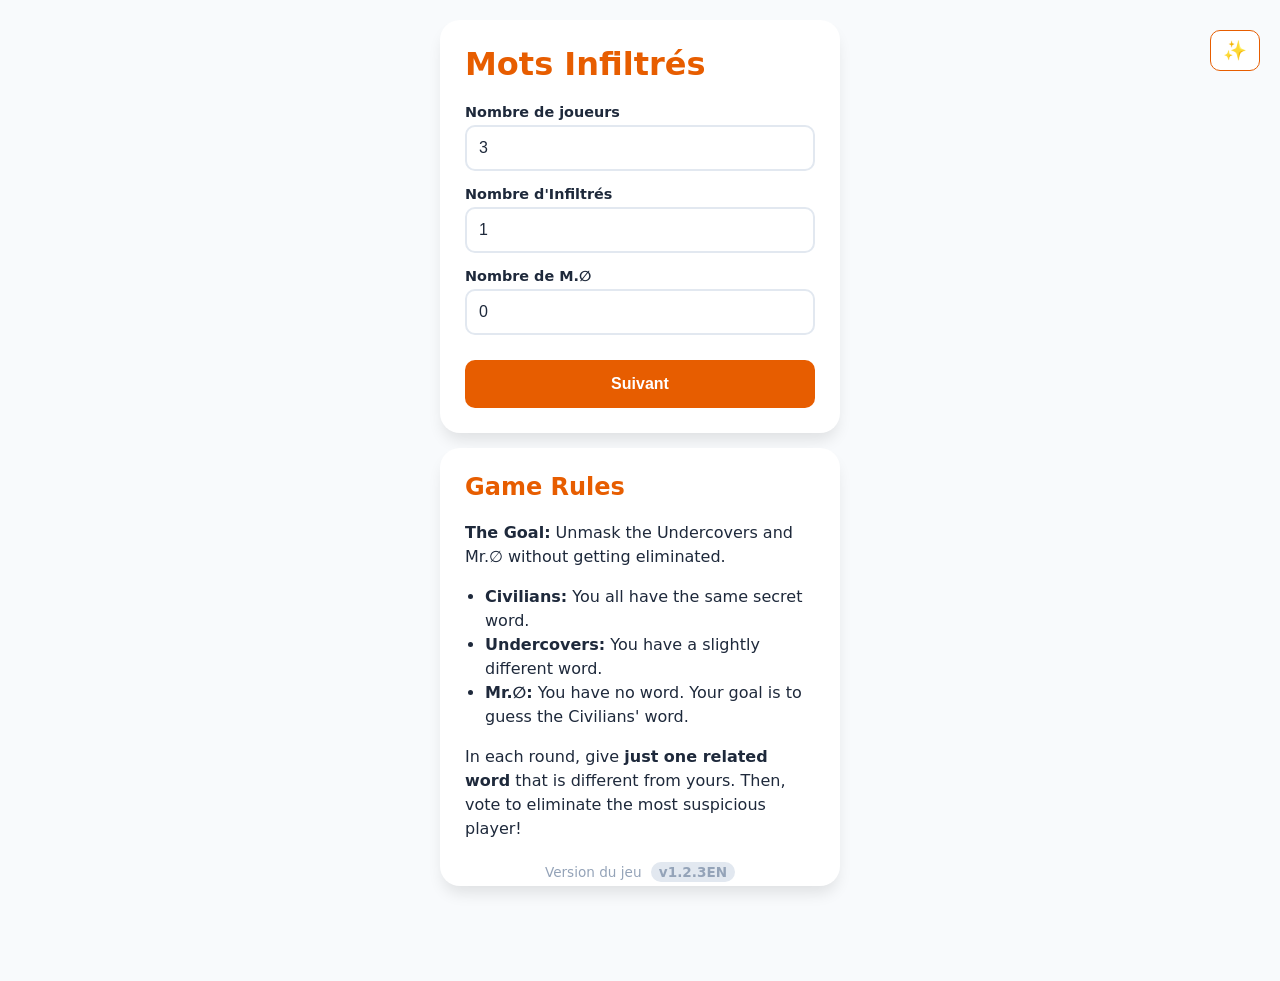
<file: en.html>
<!DOCTYPE html>
<html lang="fr">
<head>
  <meta charset="UTF-8">
  <meta name="viewport" content="width=device-width, initial-scale=1.0">
  <title>Mots Infiltrés - Web App</title>
  <link rel="manifest" href="manifest.json">

  <link rel="icon" type="image/png" href="./favicon.png">

  <meta name="description" content="Démasquez l'Infiltré dans ce jeu de mots captivant ! Entre amis ou en famille, utilisez votre intuition pour survivre. Inspiré du célèbre jeu Undercover.">
  <meta name="keywords" content="jeu de mots, infiltré, undercover, jeu de soirée, déduction, imposteur, mots infiltrés">

  <meta property="og:type" content="website">
  <meta property="og:url" content="https://miala-python.github.io/motsinfiltres/en.html?from=ogurl">
  <meta property="og:title" content="Mots Infiltrés : Qui est l'imposteur ?">
  <meta property="og:description" content="Un mot secret, une dose de bluff et beaucoup de soupçons. Jouez à Mots Infiltrés maintenant !">
  <meta property="og:image" content="./favicon.png">

  <meta name="twitter:card" content="summary">
  <meta name="twitter:title" content="Mots Infiltrés - Jeu de société en ligne">
  <meta name="twitter:description" content="Saurez-vous démasquer l'infiltré avant qu'il ne vous élimine ?">
  <meta name="twitter:image" content="./favicon.png">

  <meta name="robots" content="index, follow">
  <link rel="canonical" href="https://miala-python.github.io/motsinfiltres/en.html?from=linkCanonical">



  <script data-goatcounter="https://infiltresgame.goatcounter.com/count" async src="//gc.zgo.at/count.js"></script>
  <style>
:root {
    --primary: #e75d00;
    --bg: #f8fafc;
    --card: #ffffff;
    --text: #1e293b;
    --danger: #ef4444;
    --success: #22c55e;
    --input-border: #e2e8f0;
  }

    /* --- Mode Sombre --- */
    body.dark-mode {
      --bg: #0f172a;
      --card: #1e293b;
      --text: #f1f5f9;
      --input-border: #475569;
    }

    /* --- Transition Fluide --- */
    body, .screen, input, .player-item, .secret-box, button {
      transition: background-color 0.3s ease, color 0.3s ease, border-color 0.3s ease, box-shadow 0.3s ease;
    }

    body {
      font-family: 'Segoe UI', system-ui, sans-serif;
      background: var(--bg);
      color: var(--text);
      margin: 0;
      padding: 20px;
      display: flex;
      flex-direction: column;
      align-items: center;
      min-height: 100vh;
      padding-bottom: 80px;
      box-sizing: border-box;
    }

    .screen {
      display: none;
    }
    .box {
      width: 100%;
      max-width: 400px;
      background: var(--card);
      padding: 25px;
      border-radius: 20px;
      box-shadow: 0 10px 15px -3px rgba(0,0,0,0.1);
      box-sizing: border-box;
      margin-bottom: 15px;
    }
    .active {
      display: block;
      animation: fadeIn 0.3s ease;
    }

    @keyframes fadeIn {
      from {
        opacity: 0;
        transform: translateY(10px);
      }
      to {
        opacity: 1;
        transform: translateY(0);
      }
    }

    h1, h2 {
      color: var(--primary);
      margin-top: 0;
    }
    .input-group {
      text-align: left;
      margin-bottom: 15px;
    }
    label {
      display: block;
      font-size: 0.9em;
      margin-bottom: 5px;
      font-weight: bold;
    }

    input {
      width: 100%;
      padding: 12px;
      border: 2px solid var(--input-border);
      border-radius: 10px;
      box-sizing: border-box;
      font-size: 16px;
      background: transparent;
      color: inherit;
    }

    button {
      width: 100%;
      background: var(--primary);
      color: white;
      border: none;
      padding: 15px;
      border-radius: 10px;
      font-size: 16px;
      font-weight: bold;
      cursor: pointer;
      margin-top: 10px;
      transition: opacity 0.2s;
    }
    button:active {
      opacity: 0.8;
    }
    .secondary-btn {
      background: #64748b;
      margin-top: 5px;
      font-size: 0.85em;
      padding: 10px;
    }

    .secret-box {
      background: #1e293b;
      color: white;
      padding: 40px 20px;
      border-radius: 15px;
      margin: 20px 0;
      cursor: pointer;
      font-weight: bold;
      font-size: 1.2em;
      text-align: center;
    }
    .revealed {
      background: #f1f5f9;
      color: var(--danger);
      border: 2px dashed var(--danger);
    }
    body.dark-mode .revealed {
      background: #334155;
      color: #fb7185;
      border-color: #fb7185;
    }

    .player-item {
      background: #f1f5f9;
      margin: 8px 0;
      padding: 12px;
      border-radius: 8px;
      display: flex;
      justify-content: space-between;
      align-items: center;
    }
    body.dark-mode .player-item {
      background: #334155;
    }

    .eliminated {
      opacity: 0.6;
      background: #e2e8f0;
      border-left: 5px solid #64748b;
    }
    body.dark-mode .eliminated {
      background: #1e293b;
      border-left-color: #475569;
    }

    .role-tag {
      font-size: 0.8em;
      font-weight: bold;
      color: var(--danger);
      margin-left: 10px;
    }

    #guessArea {
      margin-top: 20px;
      padding: 15px;
      background: #fff7ed;
      border: 1px solid #ffedd5;
      border-radius: 10px;
    }
    body.dark-mode #guessArea {
      background: #2d1a05;
      border-color: #452a0a;
      color: #fdba74;
    }

    .status-msg {
      padding: 10px;
      border-radius: 8px;
      margin-bottom: 15px;
      font-weight: bold;
      text-align: center;
    }
    .win {
      background: #dcfce7;
      color: #166534;
    }
    .lose {
      background: #fee2e2;
      color: #991b1b;
    }
    body.dark-mode .win {
      background: #064e3b;
      color: #6ee7b7;
    }
    body.dark-mode .lose {
      background: #7f1d1d;
      color: #fca5a5;
    }

    .theme-toggle {
      position: absolute;
      top: 20px;
      right: 20px;
      width: auto;
      padding: 8px 12px;
      background: var(--card);
      color: var(--text);
      border: 1px solid var(--primary);
      font-size: 1.2rem;
      border-radius: 10px;
    }

    footer {
      position: fixed;
      bottom: 20px;
      text-align: center;
      width: 100%;
      font-size: 0.85em;
      color: #94a3b8;
      pointer-events: none;
    }
    .version-badge {
      background: #e2e8f0;
      padding: 2px 8px;
      border-radius: 12px;
      font-weight: bold;
      margin-left: 5px;
      cursor: pointer;
      pointer-events: auto;
    }
    body.dark-mode .version-badge {
      background: #334155;
      color: #94a3b8;
    }
  </style>
</head>
<body>

  <button class="theme-toggle" onclick="toggleTheme()" id="themeBtn">✨</button>

  <div id="screen1" class="screen active">
    <div class="box">
      <h1>Mots Infiltrés</h1>
      <div class="input-group">
        <label>Nombre de joueurs</label>
        <input type="number" id="nbPlayers" value="3" min="3">
      </div>
      <div class="input-group">
        <label>Nombre d'Infiltrés</label>
        <input type="number" id="nbInf" value="1" min="1">
      </div>
      <div class="input-group">
        <label>Nombre de M.∅</label>
        <input type="number" id="nbVid" value="0" min="0" disabled>
      </div>
      <button onclick="initGame()">Suivant</button
      </div>
    </div>
    <div id="screen-rules" class="box">
      <h2>Game Rules</h2>

      <div class="rules-container" style="text-align: left; margin-bottom: 20px; line-height: 1.5;">
        <p>
<strong>The Goal:</strong> Unmask the Undercovers and Mr.∅ without getting eliminated.
</p>
<ul style="padding-left: 20px;">
<li><strong>Civilians:</strong> You all have the same secret word.</li>
<li><strong>Undercovers:</strong> You have a slightly different word.</li>
<li><strong>Mr.∅:</strong> You have no word. Your goal is to guess the Civilians' word.</li>
</ul>
<p>
In each round, give <strong>just one related word</strong> that is different from yours. Then, vote to eliminate the most suspicious player!
</p>
      </div>
    </div>

  </div>

  <div id="screen2" class="screen box">
    <h2 id="stepTitle">Pseudo du Joueur 1</h2>
    <input type="text" id="playerNameInput" placeholder="Entrez votre nom">

    <div id="wordArea" style="display:none">
      <div id="wordDisplay" class="secret-box" onclick="revealWord()">
        CLIQUEZ POUR VOIR
      </div>
      <button id="nextPlayerBtn" style="display:none" onclick="nextPlayer()">Joueur Suivant ➔</button>
    </div>

    <button id="confirmNameBtn" onclick="confirmName()">Valider mon nom</button>
    <button id="editNamesBtn" class="secondary-btn" onclick="if(confirm(`Perdre la saisie actuelle ?`)) {showScreen(1)}">Modifier les paramètres de la partie</button>
  </div>

  <div id="screen3" class="screen box">
    <h2>Partie en cours</h2>
    <div id="gameStatus"></div>
    <p>
      Premier à parler : <br><strong id="starter" style="font-size: 1.2em;">-</strong>
    </p>
    <hr>
    <div id="playerList"></div>

    <div id="guessArea" style="display:none">
      <p>
        <strong>M.∅ a été découvert !</strong> Il doit tenter de deviner le mot des civils :
      </p>
      <input type="text" id="mrVideGuess" placeholder="Le mot est...">
      <button onclick="checkMrVideGuess()" style="background:#f59e0b">Valider la tentative</button>
    </div>

    <button onclick="resetGame()" style="background:#64748b; margin-top:30px;">Nouvelle Partie</button>
  </div>



  <script>
    let config = {
      nbPlayers: 3,
      nbInf: 1,
      nbVid: 0
    };
    let players = [];
    let currentIndex = 0;
    let words = {
      civil: "",
      inf: ""
    };
    let savedNames = JSON.parse(localStorage.getItem('infiltres_names') || "[]");

    window.onload = () => {
      const savedConfig = JSON.parse(localStorage.getItem('infiltres_configEN'));
      if (savedConfig) {
        document.getElementById('nbPlayers').value = savedConfig.nbPlayers;
        document.getElementById('nbInf').value = savedConfig.nbInf;
        document.getElementById('nbVid').value = savedConfig.nbVid;
      }
    };

    function toggleTheme() {
  const body = document.body;
  const btn = document.getElementById('themeBtn');

  // 1. Alterne la classe
  body.classList.toggle('dark-mode');

  // 2. Détermine le thème actuel
  const isDark = body.classList.contains('dark-mode');

  // 3. Met à jour le bouton et le localStorage
  btn.innerText = isDark ? '🌙' : '☀️';
  localStorage.setItem('theme', isDark ? 'dark' : 'light');
}

// --- Initialisation au démarrage ---
(function() {
  const savedTheme = localStorage.getItem('theme');
  const btn = document.getElementById('themeBtn');

  if (savedTheme === 'dark') {
    document.body.classList.add('dark-mode');
    if (btn) btn.innerText = '🌙';
  }
})();


    async function initGame() {

      document.getElementById('guessArea').style.display = "none";

      config.nbPlayers = parseInt(document.getElementById('nbPlayers').value);
      config.nbInf = parseInt(document.getElementById('nbInf').value);
      config.nbVid = parseInt(document.getElementById('nbVid').value);

      localStorage.setItem('infiltres_configEN', JSON.stringify(config));

      if (config.nbInf + config.nbVid >= config.nbPlayers) {
        alert("Trop d'infiltrés/M.∅ pour le nombre de joueurs !");
        return;
      }

      try {
        const res = await fetch('motsEN.csv');
        const text = await res.text();
        const lines = text.split('\n').filter(l => l.trim().length > 0);
        const randomLine = lines[Math.floor(Math.random() * lines.length)].split(',');
        const shuffledLine = randomLine.map(w => w.trim()).sort(() => Math.random() - 0.5);
        words.civil = shuffledLine[0];
        words.inf = shuffledLine[1];
      } catch (e) {
        words.civil = "Soleil";
        words.inf = "Lune";
      }

      let roles = [];
      for (let i = 0; i < config.nbInf; i++) roles.push({
        type: 'INFILTRÉ', word: words.inf
      });
      for (let i = 0; i < config.nbVid; i++) roles.push({
        type: 'M.∅', word: 'Vous n\'avez pas de mot !'
      });
      while (roles.length < config.nbPlayers) roles.push({
        type: 'CIVIL', word: words.civil
      });

      roles.sort(() => Math.random() - 0.5);
      players = roles.map((r, idx) => ({
        ...r,
        name: savedNames[idx] || "",
        alive: true
      }));

      currentIndex = 0;
      prepareNameInput();
      showScreen(2);
    }

    function prepareNameInput() {
      const nameInput = document.getElementById('playerNameInput');
      nameInput.value = players[currentIndex].name;
      nameInput.style.display = "block";
      document.getElementById('wordArea').style.display = "none";
      document.getElementById('confirmNameBtn').style.display = "block";
      document.getElementById('stepTitle').innerText = "Pseudo du Joueur " + (currentIndex + 1);

      const display = document.getElementById('wordDisplay');
      display.classList.remove('revealed');
      display.innerText = "CLIQUEZ POUR VOIR";
      document.getElementById('nextPlayerBtn').style.display = "none";
    }

    function confirmName() {
      const nameInput = document.getElementById('playerNameInput');
      if (!nameInput.value) return alert("Choisis un pseudo !");

      players[currentIndex].name = nameInput.value;
      savedNames[currentIndex] = nameInput.value;
      localStorage.setItem('infiltres_names', JSON.stringify(savedNames));

      nameInput.style.display = "none";
      document.getElementById('wordArea').style.display = "block";
      document.getElementById('confirmNameBtn').style.display = "none";
      document.getElementById('stepTitle').innerText = nameInput.value + ", regarde ton mot";
    }

    function revealWord() {
      const display = document.getElementById('wordDisplay');
      display.innerText = players[currentIndex].word;
      display.classList.add('revealed');
      document.getElementById('nextPlayerBtn').style.display = "block";
    }

    function nextPlayer() {
      currentIndex++;
      if (currentIndex < players.length) {
        prepareNameInput();
      } else {
        startVoteScreen();
      }
    }

    function startVoteScreen() {
      showScreen(3);
      const validStarters = players.filter(p => p.alive && p.type !== 'M.∅');
      const starter = validStarters[Math.floor(Math.random() * validStarters.length)];
      document.getElementById('starter').innerText = starter ? starter.name: "-";
      document.getElementById('gameStatus').innerHTML = "";
      document.getElementById('playerList').style.opacity = "1";
      document.getElementById('playerList').style.pointerEvents = "auto";
      renderPlayers();
    }

    function renderPlayers() {
      const list = document.getElementById('playerList');
      list.innerHTML = "";
      players.forEach((p, idx) => {
        const div = document.createElement('div');
        div.className = `player-item ${p.alive ? '': 'eliminated'}`;
        let content = `<span>${p.name}</span>`;
        if (!p.alive) content += `<span class="role-tag">${p.type}</span>`;
        div.innerHTML = content;

        if (p.alive) {
          const btn = document.createElement('button');
          btn.innerText = "Éliminer";
          btn.style.width = "auto"; btn.style.padding = "5px 10px"; btn.style.marginTop = "0";
          btn.style.background = "#94a3b8";
          btn.onclick = () => eliminatePlayer(idx);
          div.appendChild(btn);
        }
        list.appendChild(div);
      });
    }

    function eliminatePlayer(idx) {
      const p = players[idx];
      if (confirm(`Confirmer l'élimination de ${p.name} ?`)) {
        p.alive = false;
        if (p.type === 'M.∅') {
          document.getElementById('playerList').style.opacity = "0.3";
          document.getElementById('playerList').style.pointerEvents = "none";
          document.getElementById('guessArea').style.display = "block";
          document.getElementById('mrVideGuess').value = "";
        } else {
          document.getElementById('guessArea').style.display = "none";
        }
        renderPlayers();
        checkEndGame();
      }
    }

    function checkMrVideGuess() {
      const guess = document.getElementById('mrVideGuess').value.trim().toLowerCase();
      const actual = words.civil.toLowerCase();
      const simplify = (str) => str.normalize("NFD").replace(/[\u0300-\u036f]/g, "").replace(/[esx]+$/g, "");

      if (simplify(guess) === simplify(actual)) {
        document.getElementById('gameStatus').innerHTML = `<div class="status-msg win">M.∅ a trouvé le mot (${words.civil}) ! VICTOIRE de M.∅.</div>`;
      } else {
        document.getElementById('gameStatus').innerHTML = `<div class="status-msg lose">Faux ! Élimination confirmée.</div>`;
      }
      document.getElementById('guessArea').style.display = "none";
      document.getElementById('playerList').style.opacity = "1";
      document.getElementById('playerList').style.pointerEvents = "auto";
    }

    function checkEndGame() {
      const alive = players.filter(p => p.alive);
      const infiltrates = alive.filter(p => p.type === 'INFILTRÉ' || p.type === 'M.∅');
      const civils = alive.filter(p => p.type === 'CIVIL');
      const statusDiv = document.getElementById('gameStatus');

      if (infiltrates.length === 0) {
        statusDiv.innerHTML = `<div class="status-msg win">Tous les intrus sont éliminés ! VICTOIRE des Civils.</div>`;
      } else if (infiltrates.length >= civils.length) {
        statusDiv.innerHTML = `<div class="status-msg lose">Les infiltrés sont trop nombreux ! VICTOIRE des Infiltrés.</div>`;
      }
    }

    function resetGame() {
      initGame();
    }

    function showScreen(n) {
      document.querySelectorAll('.screen').forEach(s => s.classList.remove('active'));
      document.getElementById('screen'+n).classList.add('active');
    }

    if ('serviceWorker' in navigator) {
      window.addEventListener('load', () => {
        navigator.serviceWorker.register('./sw.js').catch(err => console.log('SW failed', err));
      });
    }
  </script>

  <!-- A conserver en bas du code pour une modification facile -->
  <footer>
    Version du jeu <span class="version-badge" onclick="window.location.href='./index.html?from=EN&ref=EN'">v1.2.3EN</span>
  </footer>
</body>
</html>
</file>
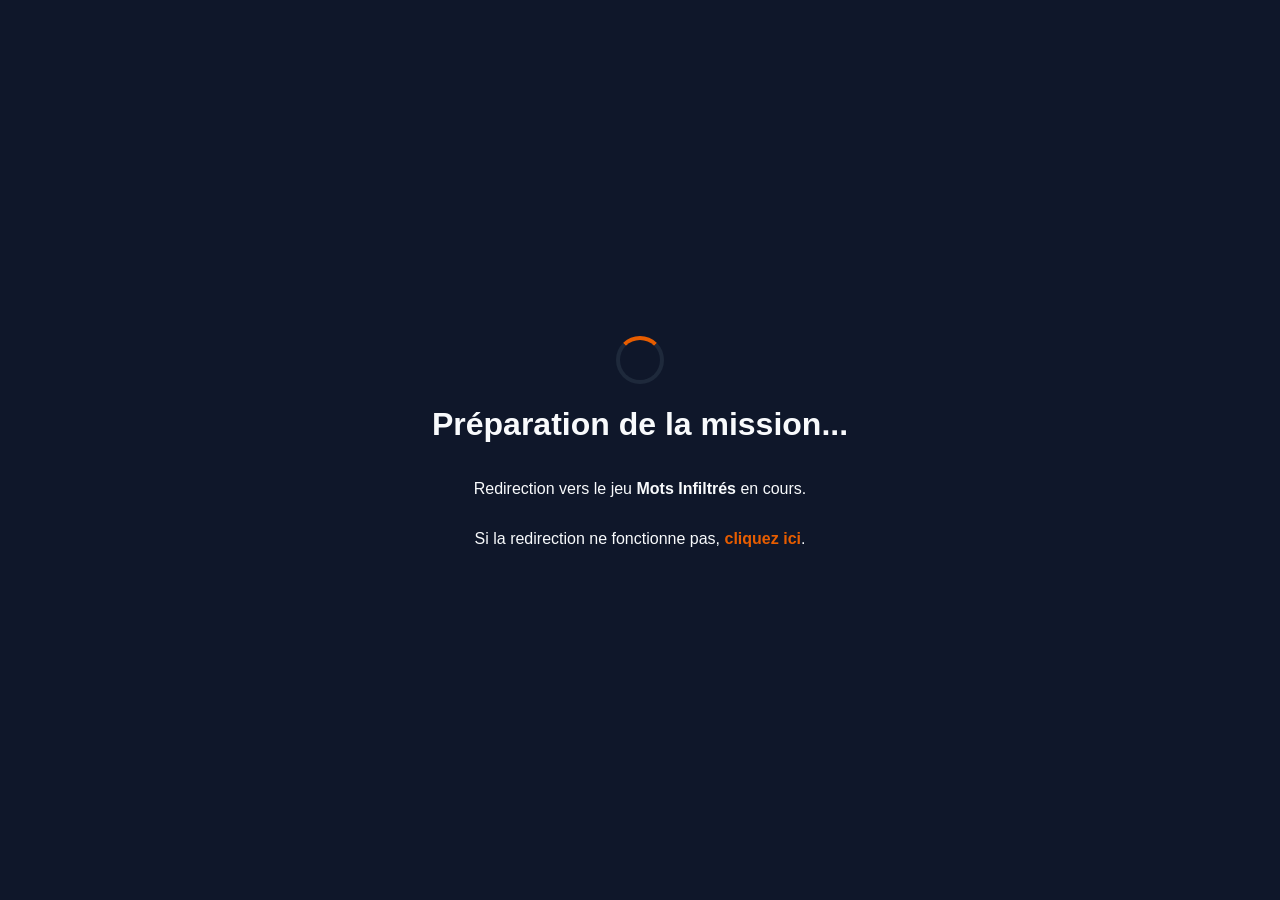
<file: undercover.html>
<!DOCTYPE html>
<html lang="fr">
<head>
    <meta charset="UTF-8">
    <meta name="viewport" content="width=device-width, initial-scale=1.0">
    <meta name="description" content="Découvrez Mots Infiltrés, le jeu de société de déduction ultime. Infiltrés, civils et le célèbre Undercover s'affrontent dans un duel de mots et de ruse.">
    <meta name="keywords" content="Infiltrés, Undercover, jeu de mots, jeu de société, déduction, ruse, jeu entre amis, jeu de groupe, secret, vocabulaire, jeu gratuit">
    <title>Mots Infiltrés - Le Jeu de Déduction et d'Undercover</title>
    
    <meta http-equiv="refresh" content="3;url=./index.html">
    
    <style>
        body {
            font-family: sans-serif;
            background-color: #0f172a;
            color: #f8fafc;
            display: flex;
            flex-direction: column;
            align-items: center;
            justify-content: center;
            height: 100vh;
            margin: 0;
            text-align: center;
        }
        .loader {
            border: 4px solid #1e293b;
            border-top: 4px solid #e75d00;
            border-radius: 50%;
            width: 40px;
            height: 40px;
            animation: spin 1s linear infinite;
        }
        @keyframes spin { 0% { transform: rotate(0deg); } 100% { transform: rotate(360deg); } }
        .seo-content { visibility: hidden; height: 0; overflow: hidden; }
        a { color: #e75d00; text-decoration: none; font-weight: bold; }
    </style>
</head>
<body>

    <div class="loader"></div>
    <h1>Préparation de la mission...</h1>
    <p>Redirection vers le jeu <strong>Mots Infiltrés</strong> en cours.</p>
    <p>Si la redirection ne fonctionne pas, <a href="./index.html">cliquez ici</a>.</p>

    <section class="seo-content">
        <h2>À propos de Mots Infiltrés (Inspiré par Undercover)</h2>
        <p>
            Bienvenue dans l'univers de <strong>Mots Infiltrés</strong>, le meilleur jeu de déduction pour vos soirées. 
            Que vous soyez un adepte du mode <strong>Undercover</strong> ou un fan de jeux de rôle cachés, 
            notre application propose une expérience sociale unique.
        </p>
        <ul>
            <li><strong>Le Civil :</strong> Il connaît le mot secret et doit débusquer les imposteurs.</li>
            <li><strong>L'Infiltré :</strong> Il possède un mot légèrement différent et doit passer inaperçu.</li>
            <li><strong>L'Undercover / Le Caméléon :</strong> Il n'a aucun mot et doit deviner le sujet grâce aux indices des autres joueurs.</li>
        </ul>
        <p>
            Mots Infiltrés est un <strong>jeu de société gratuit</strong> idéal pour jouer en famille ou entre amis. 
            Développez votre sens de la psychologie, repérez les menteurs et protégez votre identité secrète. 
            Similaire aux mécaniques de <em>Spyfall</em>, <em>Among Us</em> ou du célèbre jeu <em>Undercover</em>, 
            ce jeu de mots teste votre créativité et votre réactivité.
        </p>
        <nav>
            <a href="./index.html">Jouer à Infiltrés</a>
            <a href="./index.html">Règles du jeu de déduction</a>
        </nav>
    </section>

</body>
</html>
</file>
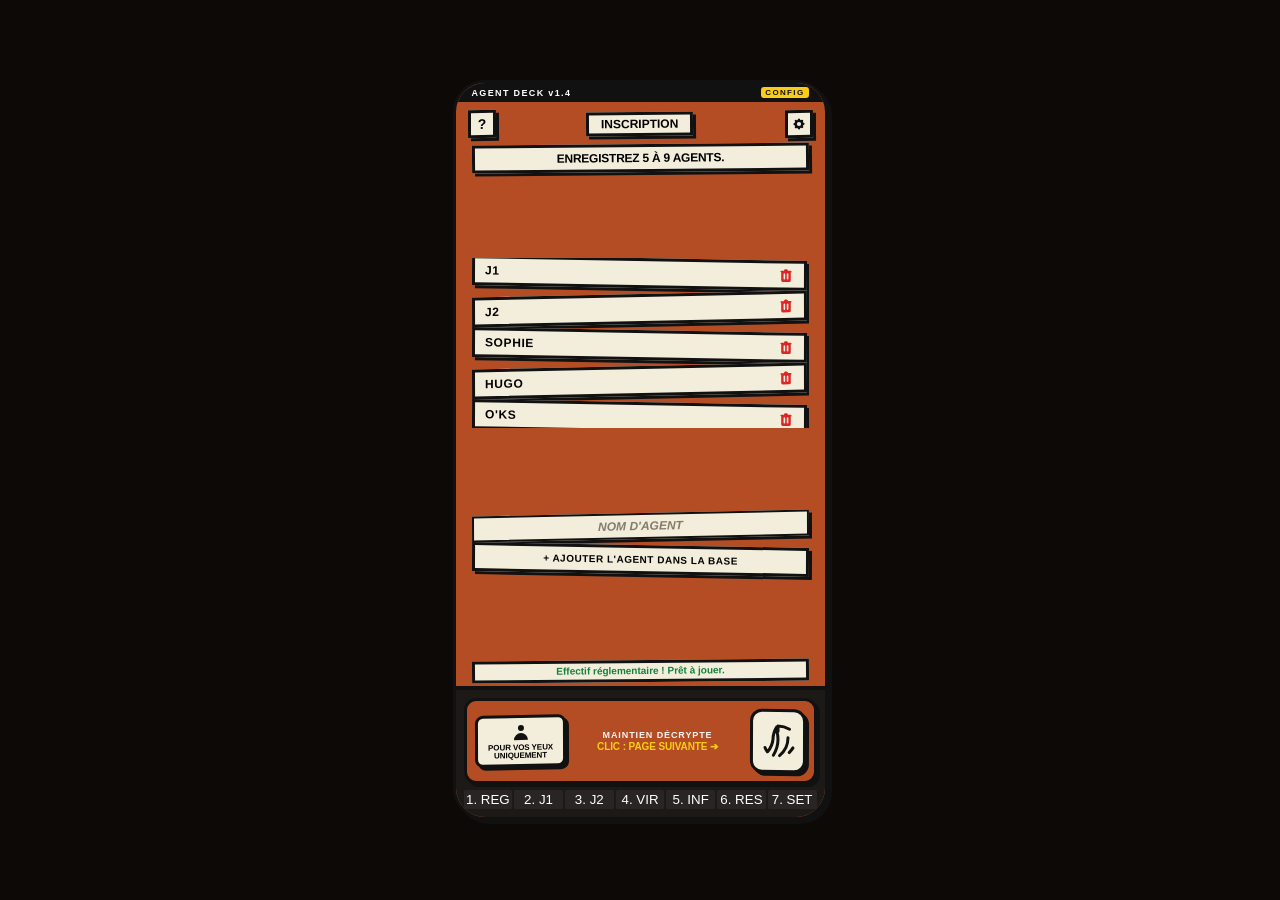
<file: ag3/cssbase3.html>
<!DOCTYPE html>
<html lang="fr">
<head>
    <meta charset="UTF-8">
    <meta name="viewport" content="width=device-width, initial-scale=1.0">
    <title>Spy Game - Maquette Interactive No-Scroll (Pur CSS/HTML)</title>

    <style>
        /* Variables globales pour la palette de couleurs Spy Game */
        :root {
            --spy-orange: #b54d24;
            --spy-paper: #f2eedb;
            --spy-paper-hover: #eae4cb;
            --spy-paper-red: #fee2e2;
            --spy-black: #111111;
            --spy-white: #ffffff;
            --spy-gray: #837c6d;
            --spy-yellow: #facc15;
            --spy-yellow-hover: #eab308;
            --spy-red: #dc2626;
            --spy-red-dark: #991b1b;
            --spy-stone-700: #44403c;
            --spy-stone-800: #292524;
            --spy-stone-900: #1c1917;
            --border-width: 3px;
        }

        /* Réinitialisation & Conception No-Scroll */
        * {
            box-sizing: border-box;
            margin: 0;
            padding: 0;
        }

        html, body {
            height: 100%;
            width: 100%;
            overflow: hidden; /* Empêche tout défilement */
            background-color: #0d0907;
            /* Combinaison de polices système typées BD / Espionnage compactes */
            font-family: 'Impact', 'Arial Black', 'Franklin Gothic Bold', 'Arial Narrow', sans-serif;
            user-select: none;
            -webkit-user-select: none;
        }

        body {
            display: flex;
            align-items: center;
            justify-content: center;
            padding: 8px;
        }

        @media (min-width: 640px) {
            body {
                padding: 16px;
            }
        }

        /* --- CADRE CONSOLE MOBILE PRINCIPALE --- */
        .simulator-frame {
            position: relative;
            width: 100%;
            max-width: 375px;
            height: 100%;
            max-height: 740px;
            background-color: var(--spy-orange);
            border: var(--border-width) solid var(--spy-black);
            box-shadow: 4px 4px 0px 0px var(--spy-black);
            border-radius: 2rem;
            overflow: hidden;
            display: flex;
            flex-direction: column;
            justify-content: space-between;
        }

        /* --- BARRE DE STATUT SUPÉRIEURE --- */
        .status-bar {
            width: 100%;
            background-color: var(--spy-black);
            padding: 4px 16px;
            display: flex;
            justify-content: space-between;
            align-items: center;
            color: var(--spy-white);
            font-size: 9px;
            letter-spacing: 0.15em;
            flex-shrink: 0;
            z-index: 30;
        }

        .status-bar .brand-name {
            font-weight: bold;
        }

        .status-bar .badge {
            background-color: var(--spy-yellow);
            color: var(--spy-black);
            padding: 1px 4px;
            border-radius: 3px;
            font-weight: 900;
            text-transform: uppercase;
            font-size: 8px;
        }

        /* --- ACCESSOIRES DE NAVIGATION DE L'EN-TÊTE --- */
        .header-utility {
            width: 100%;
            padding: 8px 12px 2px 12px;
            display: flex;
            justify-content: space-between;
            align-items: center;
            flex-shrink: 0;
            z-index: 30;
        }

        /* --- CLASSES COMPOSANTS SPY (ESTHÉTIQUE BD RETRO) --- */
        .bg-spy-paper {
            background-color: var(--spy-paper);
        }

        .border-spy-black {
            border: var(--border-width) solid var(--spy-black);
        }

        .shadow-spy {
            box-shadow: 3px 3px 0px 0px var(--spy-black);
        }

        /* Boutons interactifs */
        .spy-btn {
            font-family: inherit;
            cursor: pointer;
            border: var(--border-width) solid var(--spy-black);
            background-color: var(--spy-paper);
            box-shadow: 3px 3px 0px 0px var(--spy-black);
            display: inline-flex;
            align-items: center;
            justify-content: center;
            transition: transform 0.05s ease, box-shadow 0.05s ease, background-color 0.15s ease;
        }

        .spy-btn:hover {
            background-color: var(--spy-paper-hover);
        }

        .spy-btn:active {
            transform: translate(1px, 1px);
            box-shadow: 1px 1px 0px 0px var(--spy-black);
        }

        /* Bouton aide */
        .btn-help {
            width: 28px;
            height: 28px;
            font-size: 14px;
            font-weight: 900;
        }

        /* Titre dynamique */
        .screen-title {
            background-color: var(--spy-paper);
            border: var(--border-width) solid var(--spy-black);
            box-shadow: 3px 3px 0px 0px var(--spy-black);
            padding: 2px 12px;
            font-size: 12px;
            font-weight: bold;
            text-transform: uppercase;
        }

        /* Bouton engrenage paramètres */
        .btn-settings {
            width: 28px;
            height: 28px;
            padding: 4px;
        }

        .btn-settings svg {
            width: 14px;
            height: 14px;
            display: block;
            color: var(--spy-black);
        }

        /* --- INCLINAISONS ASYMÉTRIQUES STYLE BD --- */
        .spy-tilt-left {
            transform: rotate(-1.2deg) skewX(-1deg);
        }
        .spy-tilt-right {
            transform: rotate(1deg) skewX(0.8deg);
        }
        .spy-tilt-slight {
            transform: rotate(-0.5deg);
        }

        /* --- ZONE DE RENDU DES MAQUETTES ÉCRANS (FLEXBOX) --- */
        .main-content-area {
            flex: 1;
            width: 100%;
            padding: 4px 16px;
            overflow: hidden;
            display: flex;
            flex-direction: column;
            justify-content: space-between;
        }

        /* Layout des écrans */
        .screen-layout {
            display: none;
            height: 100%;
            flex-direction: column;
            justify-content: space-between;
        }

        .screen-layout.active {
            display: flex;
        }

        /* --- ÉCRAN 1 : INSCRIPTION DES JOUEURS --- */
        .info-card {
            background-color: var(--spy-paper);
            border: var(--border-width) solid var(--spy-black);
            box-shadow: 3px 3px 0px 0px var(--spy-black);
            padding: 4px 12px;
            text-align: center;
            flex-shrink: 0;
        }

        .info-card h2 {
            font-size: 12px;
            font-weight: bold;
            text-transform: uppercase;
            letter-spacing: -0.02em;
        }

        /* Liste défilable des agents */
        .agents-scroll-list {
            flex: 1;
            margin: 8px 0;
            overflow-y: auto;
            max-height: 170px;
            padding-right: 2px;
        }

        /* Personnalisation de la barre de défilement */
        .agents-scroll-list::-webkit-scrollbar {
            width: 5px;
        }
        .agents-scroll-list::-webkit-scrollbar-track {
            background: rgba(0, 0, 0, 0.05);
        }
        .agents-scroll-list::-webkit-scrollbar-thumb {
            background: var(--spy-black);
            border-radius: 2px;
        }

        /* Item de la liste des agents */
        .agent-item {
            background-color: var(--spy-paper);
            border: var(--border-width) solid var(--spy-black);
            box-shadow: 3px 3px 0px 0px var(--spy-black);
            padding: 4px 10px;
            display: flex;
            justify-content: space-between;
            align-items: center;
            margin-bottom: 6px;
            flex-shrink: 0;
        }

        .agent-name {
            font-size: 12px;
            font-weight: 900;
            letter-spacing: 0.05em;
        }

        .agent-delete-btn {
            background: transparent;
            border: none;
            color: var(--spy-red);
            cursor: pointer;
            display: flex;
            align-items: center;
            justify-content: center;
            transition: transform 0.05s ease;
        }

        .agent-delete-btn:active {
            transform: scale(0.9);
        }

        .agent-delete-btn svg {
            width: 16px;
            height: 16px;
        }

        /* Inputs de formulaires compacts */
        .input-area {
            display: flex;
            flex-direction: column;
            gap: 6px;
            flex-shrink: 0;
        }

        .spy-input {
            width: 100%;
            border: 2.5px solid var(--spy-black);
            background-color: var(--spy-paper);
            text-transform: uppercase;
            font-weight: 700;
            padding: 4px 10px;
            text-align: center;
            font-size: 12px;
            font-family: inherit;
            outline: none;
            box-shadow: 3px 3px 0px 0px var(--spy-black);
        }

        .spy-input::placeholder {
            color: var(--spy-gray);
            font-style: italic;
        }

        .btn-add-agent {
            width: 100%;
            padding: 6px;
            font-size: 10px;
            font-weight: 900;
            letter-spacing: 0.05em;
            text-transform: uppercase;
        }

        /* Pied informatif écran d'enregistrement */
        .register-footer {
            margin-top: 8px;
            flex-shrink: 0;
        }

        .register-footer-card {
            border: var(--border-width) solid var(--spy-black);
            padding: 2px 12px;
            text-align: center;
        }

        .register-footer-text {
            font-size: 10px;
            font-weight: bold;
            line-height: 1.2;
        }

        .text-red {
            color: var(--spy-red);
        }

        .text-green {
            color: #15803d;
        }

        /* --- ÉCRANS DE RÔLE : SECRETS & REVELATIONS --- */
        .role-wrapper {
            display: flex;
            flex-direction: column;
            align-items: center;
            justify-content: center;
            flex: 1;
            gap: 8px;
            margin: auto 0;
        }

        /* Sceaux/Insignes vectoriels */
        .seal-logo {
            width: 64px;
            height: 64px;
            background-color: var(--spy-paper);
            border-radius: 50%;
            border: var(--border-width) solid var(--spy-black);
            box-shadow: 3px 3px 0px 0px var(--spy-black);
            display: flex;
            align-items: center;
            justify-content: center;
            padding: 4px;
            flex-shrink: 0;
        }

        .seal-logo.virus-badge {
            border-radius: 12px;
        }

        .seal-logo svg {
            width: 100%;
            height: 100%;
        }

        /* États cachés/Révélables */
        .hidden-role {
            filter: blur(8px);
            opacity: 0.2;
            transition: filter 0.2s ease, opacity 0.2s ease;
        }

        .revealed-role {
            filter: none !important;
            opacity: 1 !important;
        }

        /* Blocs d'informations enveloppes */
        .envelope-details {
            width: 100%;
            display: flex;
            flex-direction: column;
            gap: 6px;
        }

        .envelope-line {
            background-color: var(--spy-paper);
            border: var(--border-width) solid var(--spy-black);
            box-shadow: 3px 3px 0px 0px var(--spy-black);
            padding: 4px 12px;
            text-align: center;
        }

        .envelope-line p {
            font-size: 11px;
            font-weight: bold;
        }

        .text-highlight-service {
            color: #7c2d12;
            font-size: 12px;
            font-weight: 800;
        }

        .text-highlight-virus {
            color: var(--spy-red-dark);
            font-size: 12px;
            font-weight: 800;
        }

        .text-highlight-bold {
            color: var(--spy-red);
            font-weight: 800;
            font-size: 12px;
        }

        /* Style Adoration J2 */
        .bg-adoration-red {
            background-color: var(--spy-paper-red);
        }

        .title-adoration {
            font-size: 18px;
            font-weight: 900;
            letter-spacing: 0.1em;
            color: var(--spy-red);
        }

        .target-subtext {
            font-size: 8px;
            color: #4b5563;
            text-transform: uppercase;
            display: block;
            line-height: 1;
        }

        .target-name {
            font-size: 16px;
            font-weight: 900;
            color: var(--spy-red);
            letter-spacing: 0.05em;
        }

        .tips-text {
            font-size: 9px;
            color: #44403c;
            font-style: italic;
            line-height: 1.1;
        }

        /* Style Sophie Virus */
        .header-name {
            background-color: var(--spy-paper);
            border: var(--border-width) solid var(--spy-black);
            box-shadow: 3px 3px 0px 0px var(--spy-black);
            padding: 2px 16px;
            width: 100%;
            text-align: center;
            flex-shrink: 0;
        }

        .header-name h2 {
            font-size: 14px;
            font-weight: 800;
            letter-spacing: 0.05em;
        }

        .complice-row {
            display: flex;
            justify-content: space-between;
            align-items: center;
        }

        .complice-label {
            font-size: 9px;
            color: #6b7280;
            text-transform: uppercase;
            line-height: 1;
        }

        .complice-value {
            font-size: 12px;
            font-weight: 900;
            letter-spacing: 0.1em;
            color: var(--spy-red-dark);
        }

        /* --- ÉCRAN 5 : ACTION RECHERCHE (INFORMATEUR) --- */
        .suspects-grid {
            display: grid;
            grid-template-columns: repeat(2, 1fr);
            gap: 6px;
            margin: 4px 0;
            flex: 1;
            align-items: center;
            overflow: hidden;
        }

        .suspect-btn {
            height: 44px;
            padding: 0 8px;
            display: flex;
            justify-content: space-between;
            align-items: center;
            border: var(--border-width) solid var(--spy-black);
            box-shadow: 3px 3px 0px 0px var(--spy-black);
            font-family: inherit;
            cursor: pointer;
            transition: transform 0.05s ease, box-shadow 0.05s ease;
        }

        .suspect-btn.dark-theme {
            background-color: var(--spy-stone-700);
            color: var(--spy-white);
        }

        .suspect-btn.light-theme {
            background-color: var(--spy-paper);
            color: var(--spy-black);
        }

        .suspect-btn:active {
            transform: translate(1px, 1px);
            box-shadow: 1px 1px 0px 0px var(--spy-black);
        }

        .suspect-btn .suspect-label {
            font-weight: 800;
            font-size: 12px;
            letter-spacing: 0.05em;
        }

        .suspect-btn .check-box-indicator {
            font-weight: 900;
            font-size: 12px;
        }

        .suspect-btn.dark-theme .check-box-indicator {
            color: var(--spy-yellow);
        }

        .btn-confirm-suspects {
            width: 100%;
            background-color: var(--spy-yellow);
            padding: 6px;
            font-size: 10px;
            font-weight: 900;
            letter-spacing: 0.05em;
            text-transform: uppercase;
            margin-top: 4px;
            flex-shrink: 0;
        }

        .btn-confirm-suspects:hover {
            background-color: var(--spy-yellow-hover);
        }

        /* --- ÉCRAN 6 : RÉSULTATS FINAUX --- */
        .results-container {
            flex: 1;
            display: flex;
            flex-direction: column;
            justify-content: center;
            gap: 8px;
        }

        .results-category {
            display: flex;
            flex-direction: column;
            gap: 4px;
        }

        .results-category-header {
            background-color: var(--spy-black);
            color: var(--spy-white);
            padding: 2px 12px;
            text-align: center;
            font-size: 10px;
            font-weight: bold;
            letter-spacing: 0.15em;
        }

        .results-row-grid {
            display: grid;
            grid-template-columns: repeat(2, 1fr);
            gap: 6px;
        }

        .result-card {
            background-color: var(--spy-paper);
            border: var(--border-width) solid var(--spy-black);
            box-shadow: 3px 3px 0px 0px var(--spy-black);
            padding: 4px 12px;
            display: flex;
            align-items: center;
            gap: 6px;
        }

        .result-card-wide {
            background-color: var(--spy-paper);
            border: var(--border-width) solid var(--spy-black);
            box-shadow: 3px 3px 0px 0px var(--spy-black);
            padding: 4px 12px;
            display: flex;
            justify-content: space-between;
            align-items: center;
        }

        .result-text-main {
            font-size: 11px;
            font-weight: 900;
            letter-spacing: 0.05em;
        }

        .result-icon {
            font-size: 12px;
        }

        .result-subtext {
            color: #6b7280;
            font-size: 9px;
            text-transform: uppercase;
        }

        /* Bouton Rejouer circulaire */
        .restart-wrapper {
            margin-top: auto;
            padding-top: 6px;
            display: flex;
            justify-content: center;
            flex-shrink: 0;
        }

        .btn-restart {
            width: 40px;
            height: 40px;
            background-color: var(--spy-paper);
            border: var(--border-width) solid var(--spy-black);
            box-shadow: 3px 3px 0px 0px var(--spy-black);
            border-radius: 50%;
            display: flex;
            align-items: center;
            justify-content: center;
            cursor: pointer;
            transition: background-color 0.15s, transform 0.05s;
        }

        .btn-restart:hover {
            background-color: #fef08a;
        }

        .btn-restart:active {
            transform: scale(0.9);
        }

        .btn-restart svg {
            width: 16px;
            height: 16px;
            color: var(--spy-black);
        }

        /* --- ÉCRAN 7 : PARAMÈTRES (INTERFACES TECHNIQUES) --- */
        .settings-container {
            display: flex;
            flex-direction: column;
            justify-content: center;
            gap: 8px;
            margin: 8px 0;
            flex: 1;
        }

        .settings-card {
            background-color: var(--spy-paper);
            border: var(--border-width) solid var(--spy-black);
            box-shadow: 3px 3px 0px 0px var(--spy-black);
            padding: 8px;
        }

        .settings-label {
            display: block;
            font-size: 10px;
            font-weight: bold;
            text-transform: uppercase;
            margin-bottom: 2px;
        }

        /* Range */
        .settings-range {
            width: 100%;
            accent-color: var(--spy-orange);
            cursor: pointer;
        }

        /* Grille de sélection de difficulté */
        .difficulty-selector {
            display: grid;
            grid-template-columns: repeat(3, 1fr);
            gap: 4px;
            margin-top: 4px;
        }

        .difficulty-option {
            background-color: var(--spy-paper);
            border: 2px solid var(--spy-black);
            padding: 2px 0;
            font-family: inherit;
            font-size: 9px;
            font-weight: bold;
            cursor: pointer;
            text-align: center;
            transition: background-color 0.1s;
        }

        .difficulty-option.active {
            background-color: var(--spy-yellow);
        }

        /* Chrono contrôle */
        .settings-chrono {
            display: flex;
            justify-content: space-between;
            align-items: center;
        }

        .select-control-group {
            display: flex;
            align-items: center;
            gap: 4px;
        }

        .select-btn {
            background-color: var(--spy-paper);
            border: 2px solid var(--spy-black);
            padding: 0 6px;
            font-family: inherit;
            font-size: 12px;
            font-weight: bold;
            cursor: pointer;
            box-shadow: 1px 1px 0px 0px var(--spy-black);
        }

        .select-btn:active {
            transform: translate(0.5px, 0.5px);
            box-shadow: 0px 0px 0px 0px var(--spy-black);
        }

        .select-display-value {
            font-size: 12px;
            font-weight: 900;
        }

        .btn-apply-settings {
            width: 100%;
            background-color: #fef3c7; /* Amber 100 */
            padding: 6px;
            font-size: 12px;
            font-weight: 900;
            letter-spacing: 0.05em;
            text-transform: uppercase;
            margin-top: auto;
            flex-shrink: 0;
        }

        .btn-apply-settings:hover {
            background-color: #fde68a; /* Amber 200 */
        }

        /* --- COMPOSANT BAS PERSISTANT : EMPREINTE DIGITALE NAV --- */
        .persistent-bottom {
            width: 100%;
            background-color: var(--spy-stone-900);
            border-top: 4px solid var(--spy-black);
            padding: 8px;
            flex-shrink: 0;
            z-index: 40;
        }

        .scanner-container {
            width: 100%;
            background-color: var(--spy-orange);
            border: var(--border-width) solid var(--spy-black);
            box-shadow: 3px 3px 0px 0px var(--spy-black);
            padding: 8px;
            border-radius: 12px;
            display: flex;
            align-items: center;
            justify-content: space-between;
        }

        /* Bloc d'identification de l'agent */
        .agent-id-badge {
            display: flex;
            align-items: center;
            gap: 8px;
            background-color: var(--spy-paper);
            border: var(--border-width) solid var(--spy-black);
            box-shadow: 3px 3px 0px 0px var(--spy-black);
            padding: 4px 10px;
            border-radius: 8px;
            flex-shrink: 0;
            user-select: none;
        }

        .agent-id-badge .icon-container {
            display: flex;
            flex-direction: column;
            align-items: center;
        }

        .agent-id-badge svg {
            width: 20px;
            height: 20px;
            color: var(--spy-black);
            margin-bottom: 2px;
        }

        .agent-id-badge .badge-text {
            font-size: 8px;
            font-weight: 900;
            letter-spacing: -0.01em;
            text-transform: uppercase;
            line-height: 1;
            text-align: center;
        }

        /* Consignes interactives */
        .instruction-box {
            flex: 1;
            padding: 0 8px;
            text-align: center;
            user-select: none;
        }

        .instruction-primary {
            font-size: 9px;
            font-weight: 900;
            color: #f5f5f4; /* Stone 100 */
            text-transform: uppercase;
            letter-spacing: 0.1em;
            line-height: 1.2;
        }

        .instruction-secondary {
            font-size: 10px;
            font-weight: 900;
            color: var(--spy-yellow);
            text-transform: uppercase;
            letter-spacing: -0.01em;
            animation: pulse-animation 1.5s infinite;
        }

        @keyframes pulse-animation {
            0%, 100% { opacity: 1; }
            50% { opacity: 0.5; }
        }

        /* Scanner d'empreinte interactif */
        .fingerprint-sensor {
            width: 56px;
            height: 64px;
            background-color: var(--spy-paper);
            border: var(--border-width) solid var(--spy-black);
            box-shadow: 3px 3px 0px 0px var(--spy-black);
            border-radius: 12px;
            display: flex;
            flex-direction: column;
            align-items: center;
            justify-content: center;
            cursor: pointer;
            transition: background-color 0.15s, transform 0.05s;
            flex-shrink: 0;
            user-select: none;
        }

        .fingerprint-sensor:hover {
            background-color: var(--spy-paper-hover);
        }

        .fingerprint-sensor:active {
            transform: scale(0.95);
        }

        .fingerprint-sensor .svg-wrapper {
            position: relative;
            width: 40px;
            height: 40px;
        }

        .fingerprint-sensor svg {
            width: 100%;
            height: 100%;
            color: var(--spy-black);
        }

        /* Animation de scan de l'empreinte */
        @keyframes scan-animation {
            0%, 100% { transform: scale(1); opacity: 0.85; }
            50% { transform: scale(1.04); opacity: 1; }
        }

        .animate-scan {
            animation: scan-animation 1.5s infinite ease-in-out;
        }

        /* --- BARRE DE NAVIGATION RAPIDE DESIGNER --- */
        .audit-nav-bar {
            display: grid;
            grid-template-columns: repeat(7, 1fr);
            gap: 2px;
            font-size: 7px;
            font-weight: bold;
            text-align: center;
            margin-top: 6px;
        }

        .audit-nav-btn {
            background-color: var(--spy-stone-800);
            border: none;
            color: var(--spy-white);
            padding: 2px 0;
            border-radius: 2px;
            cursor: pointer;
            font-family: inherit;
            transition: background-color 0.1s;
        }

        .audit-nav-btn:hover {
            background-color: var(--spy-stone-700);
        }

        /* --- BANDEAU TOAST INTÉGRÉ --- */
        .system-toast {
            position: fixed;
            bottom: 24px;
            background-color: var(--spy-yellow);
            color: var(--spy-black);
            border: 4px solid var(--spy-black);
            font-weight: 900;
            padding: 8px 16px;
            border-radius: 4px;
            box-shadow: 0 10px 25px rgba(0,0,0,0.5);
            text-align: center;
            transform: translateY(100px);
            opacity: 0;
            transition: transform 0.2s ease, opacity 0.2s ease;
            pointer-events: none;
            z-index: 50;
            text-transform: uppercase;
            font-size: 10px;
        }

        .system-toast.visible {
            transform: translateY(0);
            opacity: 1;
        }

        /* --- POPUP MODAL D'AIDE TECHNIQUE --- */
        .modal-overlay {
            position: fixed;
            top: 0;
            left: 0;
            right: 0;
            bottom: 0;
            background-color: rgba(0, 0, 0, 0.6);
            backdrop-filter: blur(4px);
            -webkit-backdrop-filter: blur(4px);
            display: none;
            align-items: center;
            justify-content: center;
            padding: 16px;
            z-index: 50;
        }

        .modal-overlay.active {
            display: flex;
        }

        .modal-card {
            background-color: var(--spy-paper);
            border: var(--border-width) solid var(--spy-black);
            box-shadow: 4px 4px 0px 0px var(--spy-black);
            padding: 16px;
            max-width: 320px;
            width: 100%;
            display: flex;
            flex-direction: column;
            gap: 8px;
        }

        .modal-card h3 {
            font-size: 14px;
            font-weight: 900;
            text-align: center;
            border-bottom: 2px solid var(--spy-black);
            padding-bottom: 4px;
        }

        .modal-card p {
            font-size: 10px;
            font-weight: bold;
            color: var(--spy-stone-700);
            line-height: 1.4;
            text-align: justify;
        }

        .btn-modal-close {
            width: 100%;
            padding: 6px;
            font-size: 12px;
            font-weight: bold;
            background-color: #fef3c7; /* Amber 100 */
        }

        .btn-modal-close:hover {
            background-color: #fde68a; /* Amber 200 */
        }
    </style>
</head>
<body>

    <!-- CADRE SIMULATEUR MOBILE -->
    <div class="simulator-frame">

        <!-- BARRE STATUT (Haut de page) -->
        <div class="status-bar">
            <span class="brand-name">AGENT DECK v1.4</span>
            <span id="screen-badge" class="badge">CONFIG</span>
        </div>

        <!-- HEADER UTILITAIRE -->
        <div class="header-utility">
            <!-- Bouton aide -->
            <button onclick="toggleInfoModal()" class="spy-btn btn-help spy-tilt-left">
                ?
            </button>

            <!-- Titre d'écran dynamique -->
            <div id="screen-header-title" class="screen-title spy-tilt-slight">
                INSCRIPTION
            </div>

            <!-- Configuration rapide -->
            <button onclick="switchActivePage('settings')" class="spy-btn btn-settings spy-tilt-left" aria-label="Paramètres">
                <svg fill="currentColor" viewBox="0 0 20 20">
                    <path fill-rule="evenodd" d="M11.49 3.17c-.38-1.56-2.6-1.56-2.98 0a1.532 1.532 0 01-2.286.948c-1.372-.836-2.942.734-2.106 2.106.54.886.061 2.042-.947 2.287-1.561.379-1.561 2.6 0 2.978a1.532 1.532 0 01.947 2.287c-.836 1.372.734 2.942 2.106 2.106a1.532 1.532 0 012.287.947c.379 1.561 2.6 1.561 2.978 0a1.532 1.532 0 012.287-.947c1.372.836 2.942-.734 2.106-2.106a1.532 1.532 0 01.947-2.287c1.561-.379 1.561-2.6 0-2.978a1.532 1.532 0 01-.947-2.287c.836-1.372-.734-2.942-2.106-2.106a1.532 1.532 0 01-2.287-.947zM10 13a3 3 0 100-6 3 3 0 000 6z" clip-rule="evenodd" />
                </svg>
            </button>
        </div>

        <!-- ZONE DE RENDU DES MAQUETTES -->
        <div class="main-content-area">

            <!-- ================= ÉCRAN 1 : INSCRIPTION DES JOUEURS ================= -->
            <div id="screen-register" class="screen-layout active">
                <div class="info-card spy-tilt-slight">
                    <h2>Enregistrez 5 à 9 agents.</h2>
                </div>

                <!-- Liste défilable -->
                <div id="agents-list-container" class="agents-scroll-list">
                    <!-- Injecté par JavaScript -->
                </div>

                <!-- Zone d'ajout compacte -->
                <div class="input-area">
                    <div class="spy-tilt-left">
                        <input id="input-new-agent" type="text" placeholder="NOM D'AGENT" maxlength="10" class="spy-input">
                    </div>
                    <button onclick="handleAddAgent()" class="spy-btn btn-add-agent spy-tilt-right">
                        + AJOUTER L'AGENT DANS LA BASE
                    </button>
                </div>

                <!-- Footer indicatif de l'écran 1 -->
                <div class="register-footer">
                    <div class="register-footer-card bg-spy-paper border-spy-black spy-tilt-slight">
                        <p id="register-helper-text" class="register-footer-text text-red">Enregistrez au moins 5 joueurs pour continuer.</p>
                    </div>
                </div>
            </div>

            <!-- ================= ÉCRAN 2 : RÔLE J1 (THE SERVICE) ================= -->
            <div id="screen-role" class="screen-layout">
                <div class="role-wrapper">
                    <!-- Sceau Le Service -->
                    <div class="seal-logo spy-tilt-left">
                        <svg viewBox="0 0 100 100">
                            <circle cx="50" cy="50" r="44" fill="none" stroke="black" stroke-width="4.5"/>
                            <circle cx="50" cy="50" r="37" fill="none" stroke="black" stroke-dasharray="3 3" stroke-width="1.5"/>
                            <path d="M15 50 C 30 22, 70 22, 85 50 C 70 78, 30 78, 15 50 Z" fill="none" stroke="black" stroke-width="4.5"/>
                            <circle cx="50" cy="50" r="13" fill="black" />
                            <circle cx="50" cy="50" r="5" fill="white" />
                            <text x="50" y="23" text-anchor="middle" font-size="7.5" font-weight="900" letter-spacing="0.5">THE SERVICE</text>
                        </svg>
                    </div>

                    <!-- Enveloppe Révélation d'informations -->
                    <div class="hidden-role block-reveal-role envelope-details">
                        <div class="envelope-line spy-tilt-slight">
                            <p>Pour le moment, vous travaillez pour <span class="text-highlight-service">Le Service</span>.</p>
                        </div>
                        <div class="envelope-line spy-tilt-right">
                            <p>Il y a <span class="text-highlight-bold">2 agents</span> du VIRUS.</p>
                        </div>
                        <div class="envelope-line spy-tilt-left">
                            <p>Pour gagner, vous devez emprisonner l'une de leurs recrues.</p>
                        </div>
                    </div>
                </div>
            </div>

            <!-- ================= ÉCRAN 3 : RÔLE J2 (ADORATION) ================= -->
            <div id="screen-adoration" class="screen-layout">
                <div class="role-wrapper">
                    <div class="info-card bg-adoration-red spy-tilt-left">
                        <h2 class="title-adoration">ADORATION</h2>
                    </div>

                    <!-- Enveloppe Adoration floutée -->
                    <div class="hidden-role block-reveal-role envelope-details">
                        <div class="envelope-line spy-tilt-right">
                            <p>À partir de maintenant, pour gagner, vous devez <span class="text-highlight-bold">faire gagner J1</span>.</p>
                        </div>
                        <div class="envelope-line spy-tilt-left">
                            <p>Vous vous éprenez d'amour pour J1, dont le bonheur est la seule chose qui compte.</p>
                        </div>
                        <div class="envelope-line spy-tilt-slight">
                            <span class="target-subtext">Vous adorez :</span>
                            <span class="target-name">J1</span>
                        </div>
                        <div class="envelope-line spy-tilt-right">
                            <p class="tips-text">Astuce : Essayez de découvrir à quelle équipe J1 appartient et aidez-les de toutes les manières possibles.</p>
                        </div>
                    </div>
                </div>
            </div>

            <!-- ================= ÉCRAN 4 : RÔLE SOPHIE (VIRUS) ================= -->
            <div id="screen-virus" class="screen-layout">
                <div class="role-wrapper">
                    <div class="header-name spy-tilt-left">
                        <h2>SOPHIE</h2>
                    </div>

                    <!-- Insigne Serpent VIRUS -->
                    <div class="seal-logo virus-badge spy-tilt-right">
                        <svg viewBox="0 0 100 100">
                            <!-- Shield path with custom color directly -->
                            <path d="M50 8 L 82 22 L 78 62 C 72 80, 50 90, 50 90 C 50 90, 28 80, 22 62 L 18 22 Z" fill="none" stroke="#b91c1c" stroke-width="4.5"/>
                            <line x1="50" y1="14" x2="50" y2="84" stroke="#b91c1c" stroke-width="4"/>
                            <path d="M34 28 Q 50 42, 66 28 T 34 56 Q 50 70, 66 56" fill="none" stroke="#b91c1c" stroke-width="4"/>
                            <text x="50" y="52" text-anchor="middle" font-size="8.5" font-weight="900" fill="black" stroke="white" stroke-width="1">V.I.R.U.S.</text>
                        </svg>
                    </div>

                    <!-- Enveloppe Révélation d'informations -->
                    <div class="hidden-role block-reveal-role envelope-details">
                        <div class="envelope-line spy-tilt-slight">
                            <p>Pour le moment, vous travaillez pour le <span class="text-highlight-virus">VIRUS</span>. Votre mission est de ne pas être découvert et de faire en sorte que Le Service emprisonne l'un des leurs.</p>
                        </div>
                        <div class="envelope-line spy-tilt-left complice-row">
                            <span class="complice-label">Complice :</span>
                            <span class="complice-value">HUGO</span>
                        </div>
                    </div>
                </div>
            </div>

            <!-- ================= ÉCRAN 5 : ACTION (INFORMATEUR SECRET) ================= -->
            <div id="screen-informant" class="screen-layout">
                <div class="info-card spy-tilt-slight">
                    <h2>INFORMATEUR SECRET</h2>
                </div>

                <div class="envelope-line spy-tilt-right" style="margin: 6px 0;">
                    <p style="font-size: 10px;">Choisissez deux agents. Votre informateur vous révélera si l'un deux est un agent du VIRUS.</p>
                </div>

                <!-- Grille suspects -->
                <div class="suspects-grid">
                    <button onclick="toggleSuspect(this, 'O\'KS')" class="suspect-btn dark-theme spy-tilt-left">
                        <span class="suspect-label">O'KS</span>
                        <span class="check-box-indicator"></span>
                    </button>
                    <button onclick="toggleSuspect(this, 'DBDJ')" class="suspect-btn dark-theme spy-tilt-right">
                        <span class="suspect-label">DBDJ</span>
                        <span class="check-box-indicator"></span>
                    </button>
                    <button onclick="toggleSuspect(this, 'J2')" class="suspect-btn light-theme spy-tilt-left">
                        <span class="suspect-label">J2</span>
                        <span class="check-box-indicator"></span>
                    </button>
                    <button onclick="toggleSuspect(this, 'J1')" class="suspect-btn light-theme spy-tilt-right">
                        <span class="suspect-label">J1</span>
                        <span class="check-box-indicator"></span>
                    </button>
                </div>

                <!-- Bouton de validation d'analyse -->
                <button onclick="verifySuspectFactions()" class="spy-btn btn-confirm-suspects spy-tilt-slight">
                    APPUYEZ POUR CONFIRMER LA SÉLECTION
                </button>
            </div>

            <!-- ================= ÉCRAN 6 : RÉSULTATS FINAUX ================= -->
            <div id="screen-results" class="screen-layout">
                <div class="results-container">
                    <!-- GAGNANTS -->
                    <div class="results-category">
                        <div class="results-category-header spy-tilt-left">
                            GAGNANTS
                        </div>
                        <div class="results-row-grid">
                            <div class="result-card spy-tilt-right">
                                <span class="result-icon">☣️</span>
                                <span class="result-text-main">DBDJ</span>
                            </div>
                            <div class="result-card spy-tilt-left">
                                <span class="result-icon">☣️</span>
                                <span class="result-text-main">O'KS</span>
                            </div>
                        </div>
                    </div>

                    <!-- PERDANTS -->
                    <div class="results-category" style="padding-top: 4px;">
                        <div class="results-category-header spy-tilt-right">
                            PERDANTS
                        </div>
                        <div class="results-category">
                            <div class="result-card-wide spy-tilt-left">
                                <div style="display: flex; align-items: center; gap: 6px;">
                                    <span class="result-icon">👁️</span>
                                    <span class="result-text-main">J1</span>
                                </div>
                                <span class="result-icon" style="color: var(--spy-red);">❤️</span>
                            </div>
                            <div class="result-card-wide spy-tilt-right">
                                <div style="display: flex; align-items: center; gap: 6px;">
                                    <span class="result-icon">👁️</span>
                                    <span class="result-text-main">J2</span>
                                </div>
                                <span class="result-icon">👤</span>
                            </div>
                            <div class="result-card-wide spy-tilt-left">
                                <div style="display: flex; align-items: center; gap: 6px;">
                                    <span class="result-icon">👁️</span>
                                    <span class="result-text-main">DJDJ</span>
                                </div>
                                <span class="result-subtext">RÉVÉLÉ</span>
                            </div>
                        </div>
                    </div>
                </div>

                <!-- Bouton Rejouer -->
                <div class="restart-wrapper">
                    <button onclick="restartGameSession()" class="btn-restart spy-tilt-slight" aria-label="Recommencer">
                        <svg fill="none" stroke="currentColor" viewBox="0 0 24 24" stroke-width="2.5">
                            <path stroke-linecap="round" stroke-linejoin="round" d="M4 4v5h.582m15.356 2A8.001 8.001 0 1-1.2 7.632M20 20v-5h-.581m0 0a8.003 8.003 0 01-15.357-2F" />
                        </svg>
                    </button>
                </div>
            </div>

            <!-- ================= ÉCRAN 7 : PARAMÈTRES ================= -->
            <div id="screen-settings" class="screen-layout">
                <div class="info-card spy-tilt-slight">
                    <h2>⚙️ INTERFACES TECHNIQUES</h2>
                </div>

                <div class="settings-container">
                    <div class="settings-card spy-tilt-left">
                        <label class="settings-label">🔊 EFFETS DE SCAN</label>
                        <input type="range" class="settings-range" min="0" max="100" value="70">
                    </div>

                    <div class="settings-card spy-tilt-right">
                        <label class="settings-label">💀 DIFFICULTÉ TACTIQUE</label>
                        <div class="difficulty-selector">
                            <button onclick="setScenarioDifficulty(this)" class="difficulty-option active">CLASSIQUE</button>
                            <button onclick="setScenarioDifficulty(this)" class="difficulty-option">DOUBLE JEU</button>
                            <button onclick="setScenarioDifficulty(this)" class="difficulty-option">EXTRÊME</button>
                        </div>
                    </div>

                    <div class="settings-card spy-tilt-left settings-chrono">
                        <span class="settings-label">⏱️ CHRONO DU BRIEFING</span>
                        <div class="select-control-group">
                            <button onclick="changeChronoValue(-10)" class="select-btn">-10s</button>
                            <span id="select-value" class="select-display-value">60s</span>
                            <button onclick="changeChronoValue(10)" class="select-btn">+10s</button>
                        </div>
                    </div>
                </div>

                <!-- Bouton de retour -->
                <button onclick="switchActivePage('register')" class="spy-btn btn-apply-settings spy-tilt-right">
                    APPLIQUER LA CONFIGURATION
                </button>
            </div>

        </div>

        <!-- ================= COMPOSANT BAS PERSISTANT : SCANNER & NAVIGATION ================= -->
        <div class="persistent-bottom">

            <!-- CONTENANT DU SCANNER -->
            <div class="scanner-container">

                <!-- Bloc d'identification agent bas -->
                <div class="agent-id-badge spy-tilt-left">
                    <div class="icon-container">
                        <!-- Silhouette d'espion simplifiée -->
                        <svg fill="currentColor" viewBox="0 0 20 20">
                            <path fill-rule="evenodd" d="M10 9a3 3 0 100-6 3 3 0 000 6zm-7 9a7 7 0 1114 0H3z" clip-rule="evenodd"/>
                        </svg>
                        <span class="badge-text">POUR VOS YEUX<br>UNIQUEMENT</span>
                    </div>
                </div>

                <!-- Texte instructif dynamique -->
                <div class="instruction-box">
                    <p class="instruction-primary">Maintien décrypte</p>
                    <p class="instruction-secondary">Clic : Page suivante ➔</p>
                </div>

                <!-- LE SCANNER D'EMPREINTE TACTILE -->
                <div id="trigger-fingerprint" 
                     onclick="handleSequentialClick()"
                     onmousedown="handleSensorHoldStart(event)" 
                     onmouseup="handleSensorHoldEnd()" 
                     onmouseleave="handleSensorHoldEnd()"
                     ontouchstart="handleSensorHoldStart(event)" 
                     ontouchend="handleSensorHoldEnd()"
                     class="fingerprint-sensor spy-tilt-right">
                    <div class="svg-wrapper">
                        <!-- Design de l'empreinte digitale -->
                        <svg class="animate-scan" fill="none" stroke="currentColor" viewBox="0 0 24 24" stroke-width="1.8">
                            <path stroke-linecap="round" stroke-linejoin="round" d="M12 11c0 3.517-1.009 6.799-2.753 9.571m-3.44-2.04l.054-.09A13.916 13.916 0 009 11a13.92 13.92 0 012.348-7.558M12 11c0-1.88-.317-3.685-.904-5.364M4.2 16c.342.92.83 1.776 1.44 2.536M18 10a13.9 13.9 0 01-5.044 10.74M21 16.001a13.904 13.904 0 01-2.28 2.817M12 3a13.904 13.904 0 016.904 1.817M12 3v3.315" />
                        </svg>
                    </div>
                </div>

            </div>

            <!-- CONTROLE RAPIDE D'AUDIT POUR DESIGNERS -->
            <div class="audit-nav-bar">
                <button onclick="switchActivePage('register')" class="audit-nav-btn">1. REG</button>
                <button onclick="switchActivePage('service')" class="audit-nav-btn">2. J1</button>
                <button onclick="switchActivePage('adoration')" class="audit-nav-btn">3. J2</button>
                <button onclick="switchActivePage('virus')" class="audit-nav-btn">4. VIR</button>
                <button onclick="switchActivePage('informant')" class="audit-nav-btn">5. INF</button>
                <button onclick="switchActivePage('results')" class="audit-nav-btn">6. RES</button>
                <button onclick="switchActivePage('settings')" class="audit-nav-btn">7. SET</button>
            </div>
        </div>

    </div>

    <!-- BANDEAU DE TOAST / NOTIFICATION INTÉGRÉ -->
    <div id="toast-notif" class="system-toast spy-tilt-slight">
        Notification système
    </div>

    <!-- MODAL POPUP D'AIDE TECHNIQUE -->
    <div id="help-modal" class="modal-overlay" onclick="handleOutsideModalClick(event)">
        <div class="modal-card spy-tilt-slight">
            <h3>🕵️ INTERFACE EMBARQUÉE</h3>
            <p>
                Chaque page est calibrée sans aucun défilement vertical. Le bouton en forme d'empreinte digitale au bas de l'appareil remplace la commande "Suivant". Un clic rapide change d'écran, tandis qu'un maintien prolongé déverrouille les briefings de mission floutés.
            </p>
            <button onclick="toggleInfoModal()" class="spy-btn btn-modal-close">
                REPRENDRE
            </button>
        </div>
    </div>

    <script>
        // --- ARCHITECTURE INTERACTIVE & LOGIQUE DES PAGES ---
        const pageOrderList = [
            'register',
            'service',
            'adoration',
            'virus',
            'informant',
            'results',
            'settings'
        ];
        let currentActiveIndex = 0;

        // Base de simulation d'agents inscrits
        let mockAgents = ["J1", "J2", "SOPHIE", "HUGO", "O'KS"];
        let configuredChrono = 60;
        let suspectsSelected = [];
        let sensorHoldTimer;

        // Rendu de la liste d'agents de l'écran 1
        function renderInscribedAgents() {
            const listContainer = document.getElementById('agents-list-container');
            listContainer.innerHTML = '';

            mockAgents.forEach((agent, index) => {
                const angleClass = index % 2 === 1 ? 'spy-tilt-left' : 'spy-tilt-right';

                listContainer.innerHTML += `
                    <div class="agent-item ${angleClass}">
                        <span class="agent-name">${agent}</span>
                        <button onclick="deleteAgent(${index})" class="agent-delete-btn" aria-label="Supprimer l'agent">
                            <svg fill="currentColor" viewBox="0 0 20 20">
                                <path fill-rule="evenodd" d="M9 2a1 1 0 00-.894.553L7.382 4H4a1 1 0 000 2v10a2 2 0 002 2h8a2 2 0 002-2V6a1 1 0 100-2h-3.382l-.724-1.447A1 1 0 0011 2H9zM7 8a1 1 0 012 0v6a1 1 0 11-2 0V8zm5-1a1 1 0 00-1 1v6a1 1 0 102 0V8a1 1 0 00-1-1z" clip-rule="evenodd"/>
                            </svg>
                        </button>
                    </div>
                `;
            });

            // Affichage de l'aide à l'enregistrement
            const helper = document.getElementById('register-helper-text');
            if (mockAgents.length < 5) {
                helper.textContent = "Enregistrez au moins 5 joueurs pour continuer.";
                helper.className = "register-footer-text text-red";
            } else {
                helper.textContent = "Effectif réglementaire ! Prêt à jouer.";
                helper.className = "register-footer-text text-green";
            }
        }

        // Ajouter un agent de simulation
        function handleAddAgent() {
            const field = document.getElementById('input-new-agent');
            const name = field.value.trim().toUpperCase();

            if (!name) {
                triggerSystemToast("Veuillez saisir un nom.");
                return;
            }
            if (mockAgents.includes(name)) {
                triggerSystemToast("Cet agent est déjà enregistré.");
                return;
            }
            if (mockAgents.length >= 9) {
                triggerSystemToast("9 agents maximum.");
                return;
            }

            mockAgents.push(name);
            field.value = '';
            renderInscribedAgents();
            triggerSystemToast(`Recruté : ${name}`);
        }

        // Supprimer un agent
        function deleteAgent(index) {
            const removed = mockAgents[index];
            mockAgents.splice(index, 1);
            renderInscribedAgents();
            triggerSystemToast(`Retiré : ${removed}`);
        }

        // Navigation séquentielle déclenchée par clic sur l'empreinte digitale
        function handleSequentialClick() {
            currentActiveIndex = (currentActiveIndex + 1) % pageOrderList.length;
            switchActivePage(pageOrderList[currentActiveIndex]);
        }

        // Gestion de l'affichage global des pages d'exemple
        function switchActivePage(screenId) {
            // Cacher tous les écrans
            document.querySelectorAll('.screen-layout').forEach(el => {
                el.classList.remove('active');
            });

            // Afficher l'écran ciblé
            const screenElement = document.getElementById(`screen-${screenId}`);
            if (screenElement) {
                screenElement.classList.add('active');
            }

            // Mettre à jour l'index
            currentActiveIndex = pageOrderList.indexOf(screenId);

            // Re-flouter les rôles au changement d'écran pour la simulation
            document.querySelectorAll('.block-reveal-role').forEach(el => {
                el.classList.add('hidden-role');
                el.classList.remove('revealed-role');
            });

            // Synchronisation de l'en-tête de page
            const headerTitle = document.getElementById('screen-header-title');
            const badge = document.getElementById('screen-badge');

            switch (screenId) {
                case 'register':
                    headerTitle.textContent = "INSCRIPTION";
                    badge.textContent = "CONFIG";
                    badge.className = "badge";
                    badge.style.backgroundColor = "var(--spy-yellow)";
                    badge.style.color = "var(--spy-black)";
                    break;
                case 'service':
                    headerTitle.textContent = "BRIEFING J1";
                    badge.textContent = "SERVICE";
                    badge.className = "badge";
                    badge.style.backgroundColor = "var(--spy-orange)";
                    badge.style.color = "var(--spy-white)";
                    break;
                case 'adoration':
                    headerTitle.textContent = "BRIEFING J2";
                    badge.textContent = "ADORATION";
                    badge.className = "badge";
                    badge.style.backgroundColor = "var(--spy-red)";
                    badge.style.color = "var(--spy-white)";
                    break;
                case 'virus':
                    headerTitle.textContent = "BRIEFING SOPHIE";
                    badge.textContent = "VIRUS";
                    badge.className = "badge";
                    badge.style.backgroundColor = "var(--spy-red-dark)";
                    badge.style.color = "var(--spy-white)";
                    break;
                case 'informant':
                    headerTitle.textContent = "RECHERCHER";
                    badge.textContent = "INSPECTER";
                    badge.className = "badge";
                    badge.style.backgroundColor = "var(--spy-black)";
                    badge.style.color = "var(--spy-white)";
                    break;
                case 'results':
                    headerTitle.textContent = "VERDICT";
                    badge.textContent = "CLASSEMENT";
                    badge.className = "badge";
                    badge.style.backgroundColor = "#15803d"; // Green 700
                    badge.style.color = "var(--spy-white)";
                    break;
                case 'settings':
                    headerTitle.textContent = "PARAMÈTRES";
                    badge.textContent = "SYSTÈME";
                    badge.className = "badge";
                    badge.style.backgroundColor = "var(--spy-stone-700)";
                    badge.style.color = "var(--spy-white)";
                    break;
            }
        }

        // --- DECRYPTAGE PAR DETECTEUR D'EMPREINTE (CLIC LONG / HOLD) ---
        function handleSensorHoldStart(e) {
            e.preventDefault();
            // Lancer le chronomètre de maintien (600ms requis)
            sensorHoldTimer = setTimeout(() => {
                document.querySelectorAll('.block-reveal-role').forEach(el => {
                    el.classList.remove('hidden-role');
                    el.classList.add('revealed-role');
                });
                triggerSystemToast("🔑 ENVELOPPE DÉCRYPTÉE !");
            }, 600);
        }

        function handleSensorHoldEnd() {
            clearTimeout(sensorHoldTimer);
            document.querySelectorAll('.block-reveal-role').forEach(el => {
                el.classList.add('hidden-role');
                el.classList.remove('revealed-role');
            });
        }

        // --- PHASE ENQUÊTE : CHOIX DES SUSPECTS ---
        function toggleSuspect(btnElement, suspectName) {
            const checkIndicator = btnElement.querySelector('.check-box-indicator');
            
            if (suspectsSelected.includes(suspectName)) {
                // Désélection
                suspectsSelected = suspectsSelected.filter(name => name !== suspectName);
                
                // Retirer le style actif en rétablissant les classes d'origine
                if (suspectName === "O'KS" || suspectName === "DBDJ") {
                    btnElement.className = "suspect-btn dark-theme";
                } else {
                    btnElement.className = "suspect-btn light-theme";
                }
                checkIndicator.textContent = '';
            } else {
                // Sélection
                if (suspectsSelected.length >= 2) {
                    triggerSystemToast("Deux suspects maximum.");
                    return;
                }
                suspectsSelected.push(suspectName);
                
                // Appliquer style sélectionné uniforme jaune
                btnElement.className = "suspect-btn";
                btnElement.style.backgroundColor = "var(--spy-yellow)";
                btnElement.style.color = "var(--spy-black)";
                
                checkIndicator.textContent = '✓';
            }
        }

        function verifySuspectFactions() {
            if (suspectsSelected.length < 2) {
                triggerSystemToast("Désignez d'abord 2 coupables.");
                return;
            }
            triggerSystemToast(`Analyse : ${suspectsSelected.join(' & ')}`);
            setTimeout(() => {
                const virusCheck = suspectsSelected.some(name => name === "O'KS" || name === "DBDJ");
                if (virusCheck) {
                    triggerSystemToast("☢️ ALERTE : L'un d'eux est un agent du VIRUS !");
                } else {
                    triggerSystemToast("👁️ RAS : Les deux agents sont sains.");
                }
            }, 1000);
        }

        // --- OPTIONS / PARAMÈTRES INTERACTIFS ---
        function setScenarioDifficulty(btn) {
            document.querySelectorAll('.difficulty-option').forEach(el => {
                el.classList.remove('active');
            });
            btn.classList.add('active');
            triggerSystemToast(`Difficulté : ${btn.textContent}`);
        }

        function changeChronoValue(amount) {
            configuredChrono = Math.max(10, configuredChrono + amount);
            document.getElementById('select-value').textContent = `${configuredChrono}s`;
        }

        // Notification visuelle intégrée
        function triggerSystemToast(message) {
            const toast = document.getElementById('toast-notif');
            toast.textContent = message;
            toast.classList.add('visible');

            setTimeout(() => {
                toast.classList.remove('visible');
            }, 2200);
        }

        // Ouvrir / Fermer la fenêtre d'aide
        function toggleInfoModal() {
            const modal = document.getElementById('help-modal');
            modal.classList.toggle('active');
        }

        function handleOutsideModalClick(e) {
            if (e.target.id === 'help-modal') {
                toggleInfoModal();
            }
        }

        // Réinitialiser la partie
        function restartGameSession() {
            suspectsSelected = [];
            document.querySelectorAll('.suspect-btn').forEach(btn => {
                btn.style.backgroundColor = "";
                btn.style.color = "";
                
                const nameSpan = btn.querySelector('.suspect-label');
                const isNpc = nameSpan.textContent === "O'KS" || nameSpan.textContent === "DBDJ";
                if (isNpc) {
                    btn.className = "suspect-btn dark-theme";
                } else {
                    btn.className = "suspect-btn light-theme";
                }
                btn.querySelector('.check-box-indicator').textContent = '';
            });
            switchActivePage('register');
            triggerSystemToast("🔄 Table de jeu nettoyée.");
        }

        // Lancement initial de l'application
        window.onload = function() {
            renderInscribedAgents();
        }
    </script>
</body>
</html>
</file>
<file: ag3/style.css>
/* Variables globales pour la palette de couleurs Spy Game */
:root {
    --spy-orange: #b54d24;
    --spy-paper: #f2eedb;
    --spy-paper-hover: #eae4cb;
    --spy-paper-red: #fee2e2;
    --spy-black: #111111;
    --spy-white: #ffffff;
    --spy-gray: #837c6d;
    --spy-yellow: #facc15;
    --spy-yellow-hover: #eab308;
    --spy-red: #dc2626;
    --spy-red-dark: #991b1b;
    --spy-stone-700: #44403c;
    --spy-stone-800: #292524;
    --spy-stone-900: #1c1917;
    --border-width: 3px;
}

/* Réinitialisation & Conception No-Scroll */
* {
    box-sizing: border-box;
    margin: 0;
    padding: 0;
}

html,
body {
    height: 100%;
    width: 100%;
    overflow: hidden;
    /* Empêche tout défilement */
    background-color: #0d0907;
    /* Combinaison de polices système typées BD / Espionnage compactes */
    font-family: 'Impact', 'Arial Black', 'Franklin Gothic Bold', 'Arial Narrow', sans-serif;
    user-select: none;
    -webkit-user-select: none;
}

body {
    display: flex;
    align-items: center;
    justify-content: center;
    padding: 8px;
}

@media (min-width: 640px) {
    body {
        padding: 16px;
    }
}

/* --- CADRE CONSOLE MOBILE PRINCIPALE --- */
.simulator-frame {
    position: relative;
    width: 100%;
    max-width: 375px;
    height: 100%;
    max-height: 740px;
    background-color: var(--spy-orange);
    border: var(--border-width) solid var(--spy-black);
    box-shadow: 4px 4px 0px 0px var(--spy-black);
    border-radius: 2rem;
    overflow: hidden;
    display: flex;
    flex-direction: column;
    justify-content: space-between;
}

/* --- BARRE DE STATUT SUPÉRIEURE --- */
.status-bar {
    width: 100%;
    background-color: var(--spy-black);
    padding: 4px 16px;
    display: flex;
    justify-content: space-between;
    align-items: center;
    color: var(--spy-white);
    font-size: 9px;
    letter-spacing: 0.15em;
    flex-shrink: 0;
    z-index: 30;
}

.status-bar .brand-name {
    font-weight: bold;
}

.status-bar .badge {
    background-color: var(--spy-yellow);
    color: var(--spy-black);
    padding: 1px 4px;
    border-radius: 3px;
    font-weight: 900;
    text-transform: uppercase;
    font-size: 8px;
}

/* --- ACCESSOIRES DE NAVIGATION DE L'EN-TÊTE --- */
.header-utility {
    width: 100%;
    padding: 8px 12px 2px 12px;
    display: flex;
    justify-content: space-between;
    align-items: center;
    flex-shrink: 0;
    z-index: 30;
}

/* --- CLASSES COMPOSANTS SPY (ESTHÉTIQUE BD RETRO) --- */
.bg-spy-paper {
    background-color: var(--spy-paper);
}

.border-spy-black {
    border: var(--border-width) solid var(--spy-black);
}

.shadow-spy {
    box-shadow: 3px 3px 0px 0px var(--spy-black);
}

/* Boutons interactifs */
.spy-btn {
    font-family: inherit;
    cursor: pointer;
    border: var(--border-width) solid var(--spy-black);
    background-color: var(--spy-paper);
    box-shadow: 3px 3px 0px 0px var(--spy-black);
    display: inline-flex;
    align-items: center;
    justify-content: center;
    transition: transform 0.05s ease, box-shadow 0.05s ease, background-color 0.15s ease;
}

.spy-btn:hover {
    background-color: var(--spy-paper-hover);
}

.spy-btn:active {
    transform: translate(1px, 1px);
    box-shadow: 1px 1px 0px 0px var(--spy-black);
}

/* Bouton aide */
.btn-help {
    width: 28px;
    height: 28px;
    font-size: 14px;
    font-weight: 900;
}

/* Titre dynamique */
.screen-title {
    background-color: var(--spy-paper);
    border: var(--border-width) solid var(--spy-black);
    box-shadow: 3px 3px 0px 0px var(--spy-black);
    padding: 2px 12px;
    font-size: 12px;
    font-weight: bold;
    text-transform: uppercase;
}

/* Bouton engrenage paramètres */
.btn-settings {
    width: 28px;
    height: 28px;
    padding: 4px;
}

.btn-settings svg {
    width: 14px;
    height: 14px;
    display: block;
    color: var(--spy-black);
}

/* --- INCLINAISONS ASYMÉTRIQUES STYLE BD --- */
.spy-tilt-left {
    transform: rotate(-1.2deg) skewX(-1deg);
}

.spy-tilt-right {
    transform: rotate(1deg) skewX(0.8deg);
}

.spy-tilt-slight {
    transform: rotate(-0.5deg);
}

/* --- ZONE DE RENDU DES MAQUETTES ÉCRANS (FLEXBOX) --- */
.main-content-area {
    flex: 1;
    width: 100%;
    padding: 4px 16px;
    overflow: hidden;
    display: flex;
    flex-direction: column;
    justify-content: space-between;
}

/* Layout des écrans */
.screen-layout {
    display: none;
    height: 100%;
    flex-direction: column;
    justify-content: space-between;
}

.screen-layout.active {
    display: flex;
}

/* --- ÉCRAN 1 : INSCRIPTION DES JOUEURS --- */
.info-card {
    background-color: var(--spy-paper);
    border: var(--border-width) solid var(--spy-black);
    box-shadow: 3px 3px 0px 0px var(--spy-black);
    padding: 4px 12px;
    text-align: center;
    flex-shrink: 0;
}

.info-card h2 {
    font-size: 12px;
    font-weight: bold;
    text-transform: uppercase;
    letter-spacing: -0.02em;
}

/* Liste défilable des agents */
.agents-scroll-list {
    flex: 1;
    margin: 8px 0;
    overflow-y: auto;
    max-height: 50vh;
    padding-right: 2px;
}

/* Personnalisation de la barre de défilement */
.agents-scroll-list::-webkit-scrollbar {
    width: 5px;
}

.agents-scroll-list::-webkit-scrollbar-track {
    background: rgba(0, 0, 0, 0.05);
}

.agents-scroll-list::-webkit-scrollbar-thumb {
    background: var(--spy-black);
    border-radius: 2px;
}

/* Item de la liste des agents */
.agent-item {
    background-color: var(--spy-paper);
    border: var(--border-width) solid var(--spy-black);
    box-shadow: 3px 3px 0px 0px var(--spy-black);
    padding: 4px 10px;
    display: flex;
    justify-content: space-between;
    align-items: center;
    margin-bottom: 6px;
    flex-shrink: 0;
}

.agent-name {
    font-size: 12px;
    font-weight: 900;
    letter-spacing: 0.05em;
}

.agent-act {
    font-size: 12px;
    font-weight: 900;
    letter-spacing: 0.05em;
    color: var(--spy-red-dark);
}

.agent-delete-btn {
    background: transparent;
    border: none;
    color: var(--spy-red);
    cursor: pointer;
    display: flex;
    align-items: center;
    justify-content: center;
    transition: transform 0.05s ease;
}

.agent-delete-btn:active {
    transform: scale(0.9);
}

.agent-delete-btn svg {
    width: 16px;
    height: 16px;
}

/* Inputs de formulaires compacts */
.input-area {
    display: flex;
    flex-direction: column;
    gap: 6px;
    flex-shrink: 0;
}

.spy-input {
    width: 100%;
    border: 2.5px solid var(--spy-black);
    background-color: var(--spy-paper);
    text-transform: uppercase;
    font-weight: 700;
    padding: 4px 10px;
    text-align: center;
    font-size: 12px;
    font-family: inherit;
    outline: none;
    box-shadow: 3px 3px 0px 0px var(--spy-black);
}

.spy-input::placeholder {
    color: var(--spy-gray);
    font-style: italic;
}

.btn-add-agent {
    width: 100%;
    padding: 6px;
    font-size: 10px;
    font-weight: 900;
    letter-spacing: 0.05em;
    text-transform: uppercase;
}

/* Pied informatif écran d'enregistrement */
.register-footer {
    margin-top: 8px;
    flex-shrink: 0;
}

.register-footer-card {
    border: var(--border-width) solid var(--spy-black);
    padding: 2px 12px;
    text-align: center;
}

.register-footer-text {
    font-size: 10px;
    font-weight: bold;
    line-height: 1.2;
}

.text-red {
    color: var(--spy-red);
}

.text-green {
    color: #15803d;
}

/* --- ÉCRANS DE RÔLE : SECRETS & REVELATIONS --- */
.role-wrapper {
    display: flex;
    flex-direction: column;
    align-items: center;
    justify-content: center;
    flex: 1;
    gap: 8px;
    margin: auto 0;
}

/* Sceaux/Insignes vectoriels */
.seal-logo {
    width: 64px;
    height: 64px;
    background-color: var(--spy-paper);
    border-radius: 50%;
    border: var(--border-width) solid var(--spy-black);
    box-shadow: 3px 3px 0px 0px var(--spy-black);
    display: flex;
    align-items: center;
    justify-content: center;
    padding: 4px;
    flex-shrink: 0;
}

.seal-logo.virus-badge {
    border-radius: 12px;
}

.seal-logo svg {
    width: 100%;
    height: 100%;
}

/* États cachés/Révélables */
.hidden-role {
    filter: blur(100px);
    opacity: 0.2;
    transition: filter 0.2s ease, opacity 0.2s ease;
}

.revealed-role {
    filter: none !important;
    opacity: 1 !important;
}

/* Blocs d'informations enveloppes */
.envelope-details {
    width: 100%;
    display: flex;
    flex-direction: column;
    gap: 6px;
}

.envelope-line {
    background-color: var(--spy-paper);
    border: var(--border-width) solid var(--spy-black);
    box-shadow: 3px 3px 0px 0px var(--spy-black);
    padding: 4px 12px;
    text-align: center;
}

.envelope-line p {
    font-size: 11px;
    font-weight: bold;
}

.text-highlight-service {
    color: #7c2d12;
    font-size: 12px;
    font-weight: 800;
}

.text-highlight-virus {
    color: var(--spy-red-dark);
    font-size: 12px;
    font-weight: 800;
}

.text-highlight-bold {
    color: var(--spy-red);
    font-weight: 800;
    font-size: 12px;
}

/* Style Adoration J2 */
.bg-adoration-red {
    background-color: var(--spy-paper-red);
}

.title-adoration {
    font-size: 18px;
    font-weight: 900;
    letter-spacing: 0.1em;
    color: var(--spy-red);
}

.target-subtext {
    font-size: 8px;
    color: #4b5563;
    text-transform: uppercase;
    display: block;
    line-height: 1;
}

.target-name {
    font-size: 16px;
    font-weight: 900;
    color: var(--spy-red);
    letter-spacing: 0.05em;
}

.tips-text {
    font-size: 9px;
    color: #44403c;
    font-style: italic;
    line-height: 1.1;
}

/* Style Sophie Virus */
.header-name {
    background-color: var(--spy-paper);
    border: var(--border-width) solid var(--spy-black);
    box-shadow: 3px 3px 0px 0px var(--spy-black);
    padding: 2px 16px;
    width: 100%;
    text-align: center;
    flex-shrink: 0;
}

.header-name h2 {
    font-size: 14px;
    font-weight: 800;
    letter-spacing: 0.05em;
}

.complice-row {
    display: flex;
    justify-content: space-between;
    align-items: center;
}

.complice-label {
    font-size: 9px;
    color: #6b7280;
    text-transform: uppercase;
    line-height: 1;
}

.complice-value {
    font-size: 12px;
    font-weight: 900;
    letter-spacing: 0.1em;
    color: var(--spy-red-dark);
}

/* --- ÉCRAN 5 : ACTION RECHERCHE (INFORMATEUR) --- */
.suspects-grid {
    display: grid;
    grid-template-columns: repeat(2, 1fr);
    gap: 6px;
    margin: 4px 0;
    /*flex: 1;*/
    align-items: center;
    overflow: hidden;
}

.suspect-btn {
    height: 44px;
    padding: 0 8px;
    display: flex;
    justify-content: space-between;
    align-items: center;
    border: var(--border-width) solid var(--spy-black);
    box-shadow: 3px 3px 0px 0px var(--spy-black);
    font-family: inherit;
    cursor: pointer;
    transition: transform 0.05s ease, box-shadow 0.05s ease;
}

.suspect-btn.dark-theme {
    background-color: var(--spy-stone-700);
    color: var(--spy-white);
}

.suspect-btn.light-theme {
    background-color: var(--spy-paper);
    color: var(--spy-black);
}

.suspect-btn.active {
    background-color: var(--spy-yellow);
    color: var(--spy-black);
}

.suspect-btn:active {
    transform: translate(1px, 1px);
    box-shadow: 1px 1px 0px 0px var(--spy-black);
}

.suspect-btn .suspect-label {
    font-weight: 800;
    font-size: 12px;
    letter-spacing: 0.05em;
}

.suspect-btn .check-box-indicator {
    font-weight: 900;
    font-size: 12px;
}

.suspect-btn.dark-theme .check-box-indicator {
    color: var(--spy-yellow);
}

.btn-confirm-suspects {
    width: 100%;
    background-color: var(--spy-yellow);
    padding: 6px;
    font-size: 10px;
    font-weight: 900;
    letter-spacing: 0.05em;
    text-transform: uppercase;
    margin-top: 4px;
    flex-shrink: 0;
}

.btn-confirm-suspects:hover {
    background-color: var(--spy-yellow-hover);
}

/* --- ÉCRAN 6 : RÉSULTATS FINAUX --- */
.results-container {
    flex: 1;
    display: flex;
    flex-direction: column;
    justify-content: center;
    gap: 8px;
}

.results-category {
    display: flex;
    flex-direction: column;
    gap: 4px;
}

.results-category-header {
    background-color: var(--spy-black);
    color: var(--spy-white);
    padding: 2px 12px;
    text-align: center;
    font-size: 10px;
    font-weight: bold;
    letter-spacing: 0.15em;
}

.results-row-grid {
    display: grid;
    grid-template-columns: repeat(2, 1fr);
    gap: 6px;
}

.result-card {
    background-color: var(--spy-paper);
    border: var(--border-width) solid var(--spy-black);
    box-shadow: 3px 3px 0px 0px var(--spy-black);
    padding: 4px 12px;
    display: flex;
    align-items: center;
    gap: 6px;
}

.result-card-wide {
    background-color: var(--spy-paper);
    border: var(--border-width) solid var(--spy-black);
    box-shadow: 3px 3px 0px 0px var(--spy-black);
    padding: 4px 12px;
    display: flex;
    justify-content: space-between;
    align-items: center;
}

.result-text-main {
    font-size: 17px;
    font-weight: 900;
    letter-spacing: 0.05em;
}

.result-icon {
    font-size: 12px;
}

.result-subtext {
    color: #6b7280;
    font-size: 13px;
    text-transform: uppercase;
}

/* Bouton Rejouer circulaire */
.restart-wrapper {
    margin-top: auto;
    padding-top: 6px;
    display: flex;
    justify-content: center;
    flex-shrink: 0;
}

.btn-restart {
    width: 40px;
    height: 40px;
    background-color: var(--spy-paper);
    border: var(--border-width) solid var(--spy-black);
    box-shadow: 3px 3px 0px 0px var(--spy-black);
    border-radius: 50%;
    display: flex;
    align-items: center;
    justify-content: center;
    cursor: pointer;
    transition: background-color 0.15s, transform 0.05s;
}

.btn-restart:hover {
    background-color: #fef08a;
}

.btn-restart:active {
    transform: scale(0.9);
}

.btn-restart svg {
    width: 16px;
    height: 16px;
    color: var(--spy-black);
}

/* --- ÉCRAN 7 : PARAMÈTRES (INTERFACES TECHNIQUES) --- */
.settings-container {
    display: flex;
    flex-direction: column;
    justify-content: center;
    gap: 8px;
    margin: 8px 0;
    flex: 1;
}

.settings-card {
    background-color: var(--spy-paper);
    border: var(--border-width) solid var(--spy-black);
    box-shadow: 3px 3px 0px 0px var(--spy-black);
    padding: 8px;
}

.settings-label {
    display: block;
    font-size: 10px;
    font-weight: bold;
    text-transform: uppercase;
    margin-bottom: 2px;
}

/* Range */
.settings-range {
    width: 100%;
    accent-color: var(--spy-orange);
    cursor: pointer;
}

/* Grille de sélection de difficulté */
.difficulty-selector {
    display: grid;
    grid-template-columns: repeat(3, 1fr);
    gap: 4px;
    margin-top: 4px;
}

.difficulty-option {
    background-color: var(--spy-paper);
    border: 2px solid var(--spy-black);
    padding: 2px 0;
    font-family: inherit;
    font-size: 9px;
    font-weight: bold;
    cursor: pointer;
    text-align: center;
    transition: background-color 0.1s;
}

.difficulty-option.active {
    background-color: var(--spy-yellow);
}

/* Chrono contrôle */
.settings-chrono {
    display: flex;
    justify-content: space-between;
    align-items: center;
}

.select-control-group {
    display: flex;
    align-items: center;
    gap: 4px;
}

.select-btn {
    background-color: var(--spy-paper);
    border: 2px solid var(--spy-black);
    padding: 0 6px;
    font-family: inherit;
    font-size: 12px;
    font-weight: bold;
    cursor: pointer;
    box-shadow: 1px 1px 0px 0px var(--spy-black);
}

.select-btn:active {
    transform: translate(0.5px, 0.5px);
    box-shadow: 0px 0px 0px 0px var(--spy-black);
}

.select-display-value {
    font-size: 12px;
    font-weight: 900;
}

.btn-apply-settings {
    width: 100%;
    background-color: #fef3c7;
    /* Amber 100 */
    padding: 6px;
    font-size: 12px;
    font-weight: 900;
    letter-spacing: 0.05em;
    text-transform: uppercase;
    margin-top: auto;
    flex-shrink: 0;
}

.btn-apply-settings:hover {
    background-color: #fde68a;
    /* Amber 200 */
}

/* --- COMPOSANT BAS PERSISTANT : EMPREINTE DIGITALE NAV --- */
.persistent-bottom {
    width: 100%;
    background-color: var(--spy-stone-900);
    border-top: 4px solid var(--spy-black);
    padding: 8px;
    flex-shrink: 0;
    z-index: 40;
}

.scanner-container {
    width: 100%;
    background-color: var(--spy-orange);
    border: var(--border-width) solid var(--spy-black);
    box-shadow: 3px 3px 0px 0px var(--spy-black);
    padding: 8px;
    border-radius: 12px;
    display: flex;
    align-items: center;
    justify-content: space-between;
}

/* Bloc d'identification de l'agent */
.agent-id-badge {
    display: flex;
    align-items: center;
    gap: 8px;
    background-color: var(--spy-paper);
    border: var(--border-width) solid var(--spy-black);
    box-shadow: 3px 3px 0px 0px var(--spy-black);
    padding: 4px 10px;
    border-radius: 8px;
    flex-shrink: 0;
    user-select: none;
}

.agent-id-badge .icon-container {
    display: flex;
    flex-direction: column;
    align-items: center;
}

.agent-id-badge svg {
    width: 20px;
    height: 20px;
    color: var(--spy-black);
    margin-bottom: 2px;
}

.agent-id-badge .badge-text {
    font-size: 8px;
    font-weight: 900;
    letter-spacing: -0.01em;
    text-transform: uppercase;
    line-height: 1;
    text-align: center;
}

/* Consignes interactives */
.instruction-box {
    flex: 1;
    padding: 0 8px;
    text-align: center;
    user-select: none;
}

.instruction-primary {
    font-size: 9px;
    font-weight: 900;
    color: #f5f5f4;
    /* Stone 100 */
    text-transform: uppercase;
    letter-spacing: 0.1em;
    line-height: 1.2;
}

.instruction-secondary {
    font-size: 10px;
    font-weight: 900;
    color: var(--spy-yellow);
    text-transform: uppercase;
    letter-spacing: -0.01em;
    animation: pulse-animation 1.5s infinite;
}

@keyframes pulse-animation {

    0%,
    100% {
        opacity: 1;
    }

    50% {
        opacity: 0.5;
    }
}

/* Scanner d'empreinte interactif */
.fingerprint-sensor {
    width: 56px;
    height: 64px;
    background-color: var(--spy-paper);
    border: var(--border-width) solid var(--spy-black);
    box-shadow: 3px 3px 0px 0px var(--spy-black);
    border-radius: 12px;
    display: flex;
    flex-direction: column;
    align-items: center;
    justify-content: center;
    cursor: pointer;
    transition: background-color 0.15s, transform 0.05s;
    flex-shrink: 0;
    user-select: none;
}

.fingerprint-sensor:hover {
    background-color: var(--spy-paper-hover);
}

.fingerprint-sensor:active {
    transform: scale(0.95);
}

.fingerprint-sensor .svg-wrapper {
    position: relative;
    width: 40px;
    height: 40px;
}

.fingerprint-sensor svg {
    width: 100%;
    height: 100%;
    color: var(--spy-black);
}

/* Animation de scan de l'empreinte */
@keyframes scan-animation {

    0%,
    100% {
        transform: scale(1);
        opacity: 0.85;
    }

    50% {
        transform: scale(1.04);
        opacity: 1;
    }
}

.animate-scan {
    animation: scan-animation 1.5s infinite ease-in-out;
}

/* --- BARRE DE NAVIGATION RAPIDE DESIGNER --- */
.audit-nav-bar {
    display: grid;
    grid-template-columns: repeat(7, 1fr);
    gap: 2px;
    font-size: 7px;
    font-weight: bold;
    text-align: center;
    margin-top: 6px;
}

.audit-nav-btn {
    background-color: var(--spy-stone-800);
    border: none;
    color: var(--spy-white);
    padding: 2px 0;
    border-radius: 2px;
    cursor: pointer;
    font-family: inherit;
    transition: background-color 0.1s;
}

.audit-nav-btn:hover {
    background-color: var(--spy-stone-700);
}

/* --- BANDEAU TOAST INTÉGRÉ --- */
.system-toast {
    position: fixed;
    bottom: 24px;
    background-color: var(--spy-yellow);
    color: var(--spy-black);
    border: 4px solid var(--spy-black);
    font-weight: 900;
    padding: 8px 16px;
    border-radius: 4px;
    box-shadow: 0 10px 25px rgba(0, 0, 0, 0.5);
    text-align: center;
    transform: translateY(100px);
    opacity: 0;
    transition: transform 0.2s ease, opacity 0.2s ease;
    pointer-events: none;
    z-index: 50;
    text-transform: uppercase;
    font-size: 10px;
}

.system-toast.visible {
    transform: translateY(0);
    opacity: 1;
}

/* --- POPUP MODAL D'AIDE TECHNIQUE --- */
.modal-overlay {
    position: fixed;
    top: 0;
    left: 0;
    right: 0;
    bottom: 0;
    background-color: rgba(0, 0, 0, 0.6);
    backdrop-filter: blur(4px);
    -webkit-backdrop-filter: blur(4px);
    display: none;
    align-items: center;
    justify-content: center;
    padding: 16px;
    z-index: 50;
}

.modal-overlay.active {
    display: flex;
}

.modal-card {
    background-color: var(--spy-paper);
    border: var(--border-width) solid var(--spy-black);
    box-shadow: 4px 4px 0px 0px var(--spy-black);
    padding: 16px;
    max-width: 320px;
    width: 100%;
    display: flex;
    flex-direction: column;
    gap: 8px;
}

.modal-card h3 {
    font-size: 14px;
    font-weight: 900;
    text-align: center;
    border-bottom: 2px solid var(--spy-black);
    padding-bottom: 4px;
}

.modal-card p {
    font-size: 10px;
    font-weight: bold;
    color: var(--spy-stone-700);
    line-height: 1.4;
    text-align: justify;
}

.btn-modal-close {
    width: 100%;
    padding: 6px;
    font-size: 12px;
    font-weight: bold;
    background-color: #fef3c7;
    /* Amber 100 */
}

.btn-modal-close:hover {
    background-color: #fde68a;
    /* Amber 200 */
}


/* Additionnel */


.hidden {
    display: none !important;
}

.fix-sized-5 {
    height: 5vh;
}

.fix-sized-10 {
    height: 10vh;
}

.fix-sized-20 {
    height: 20vh;
}

.compact * {
  margin-bottom: 0;
  padding: 1px;
  height: auto;
}
</file>
